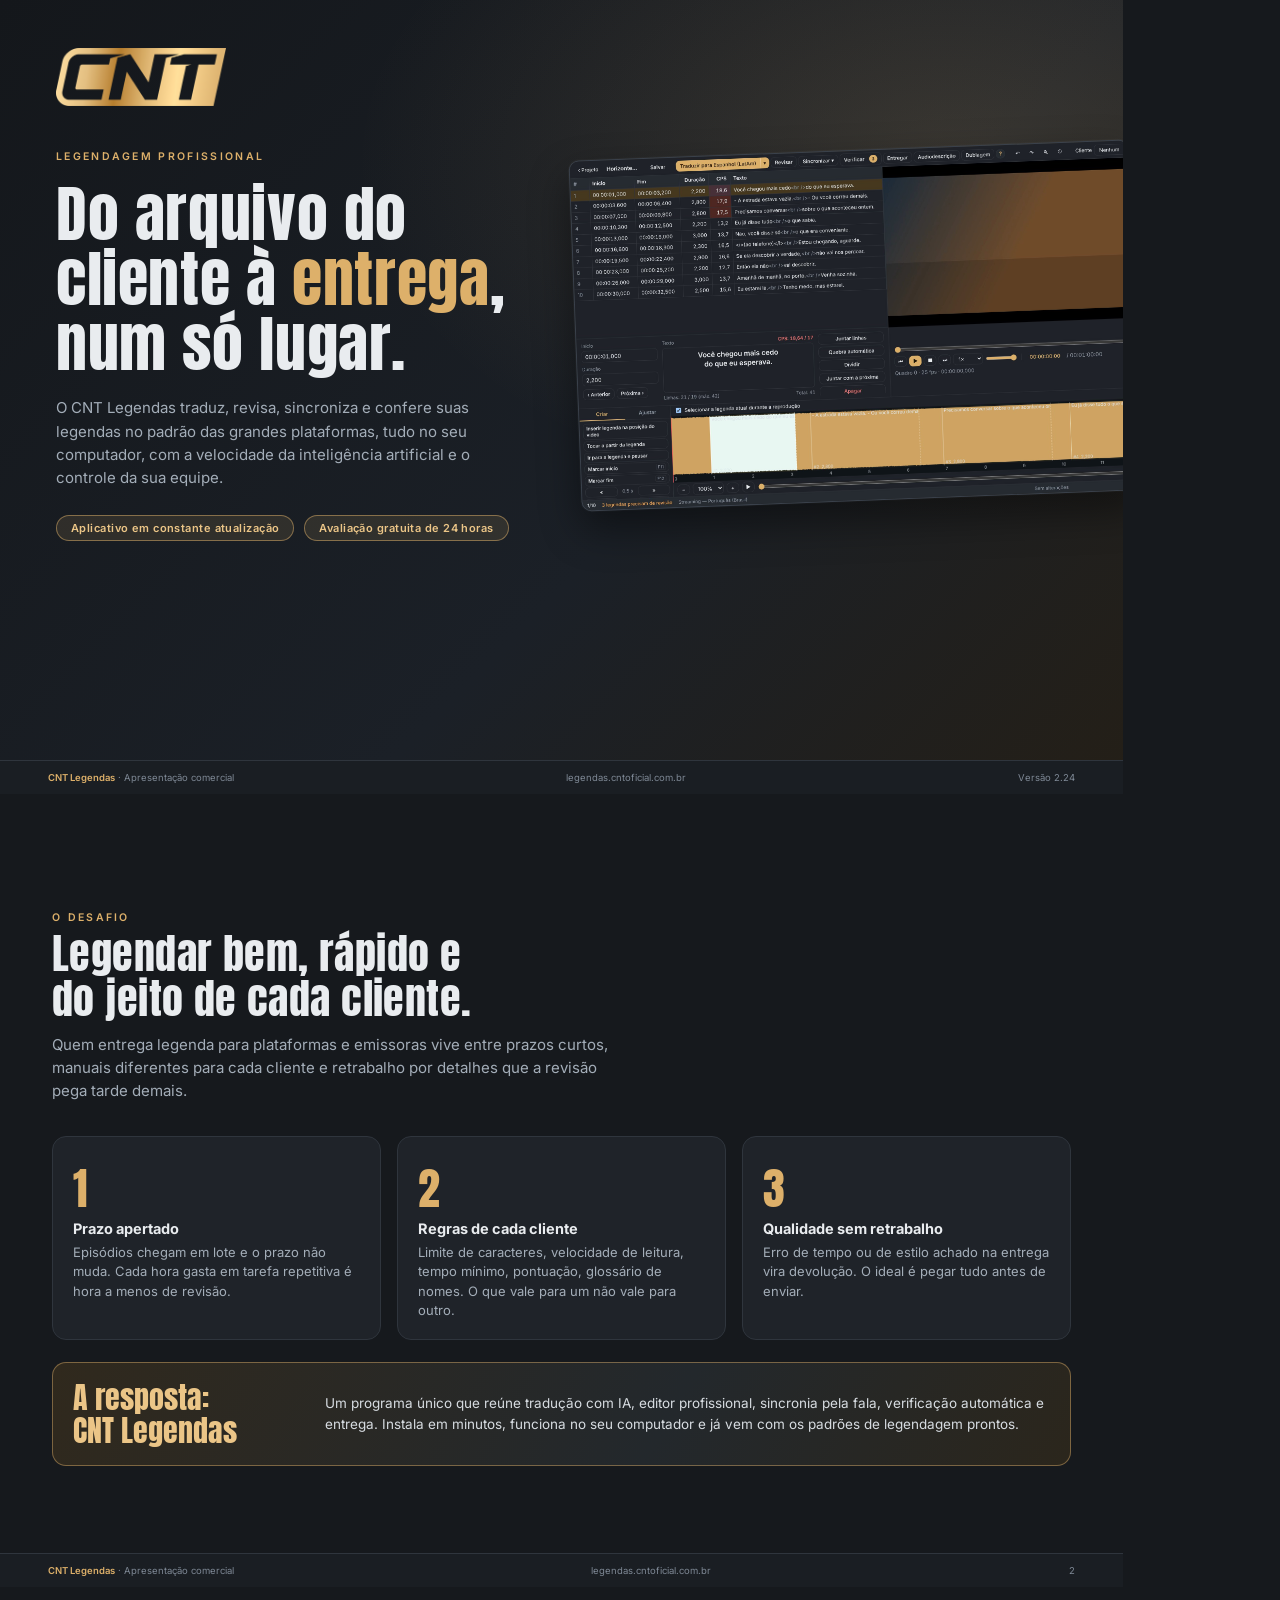
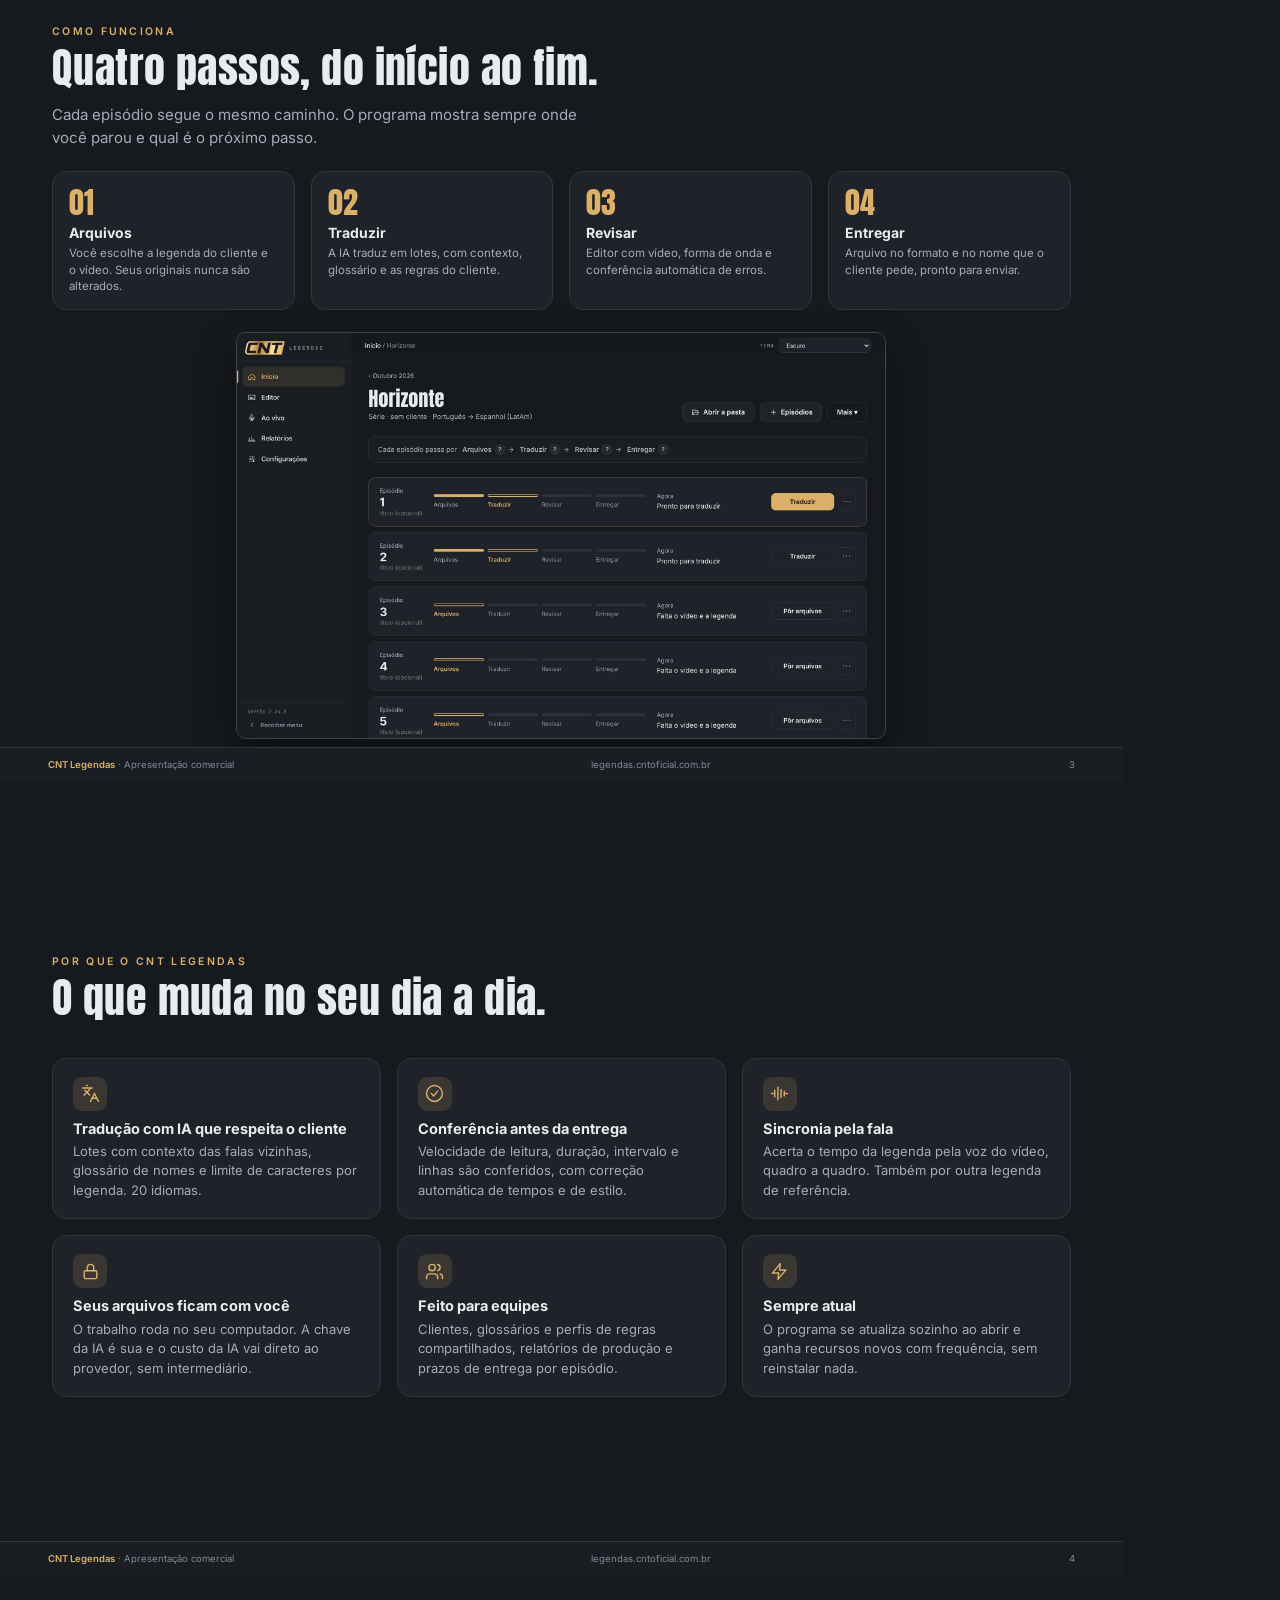
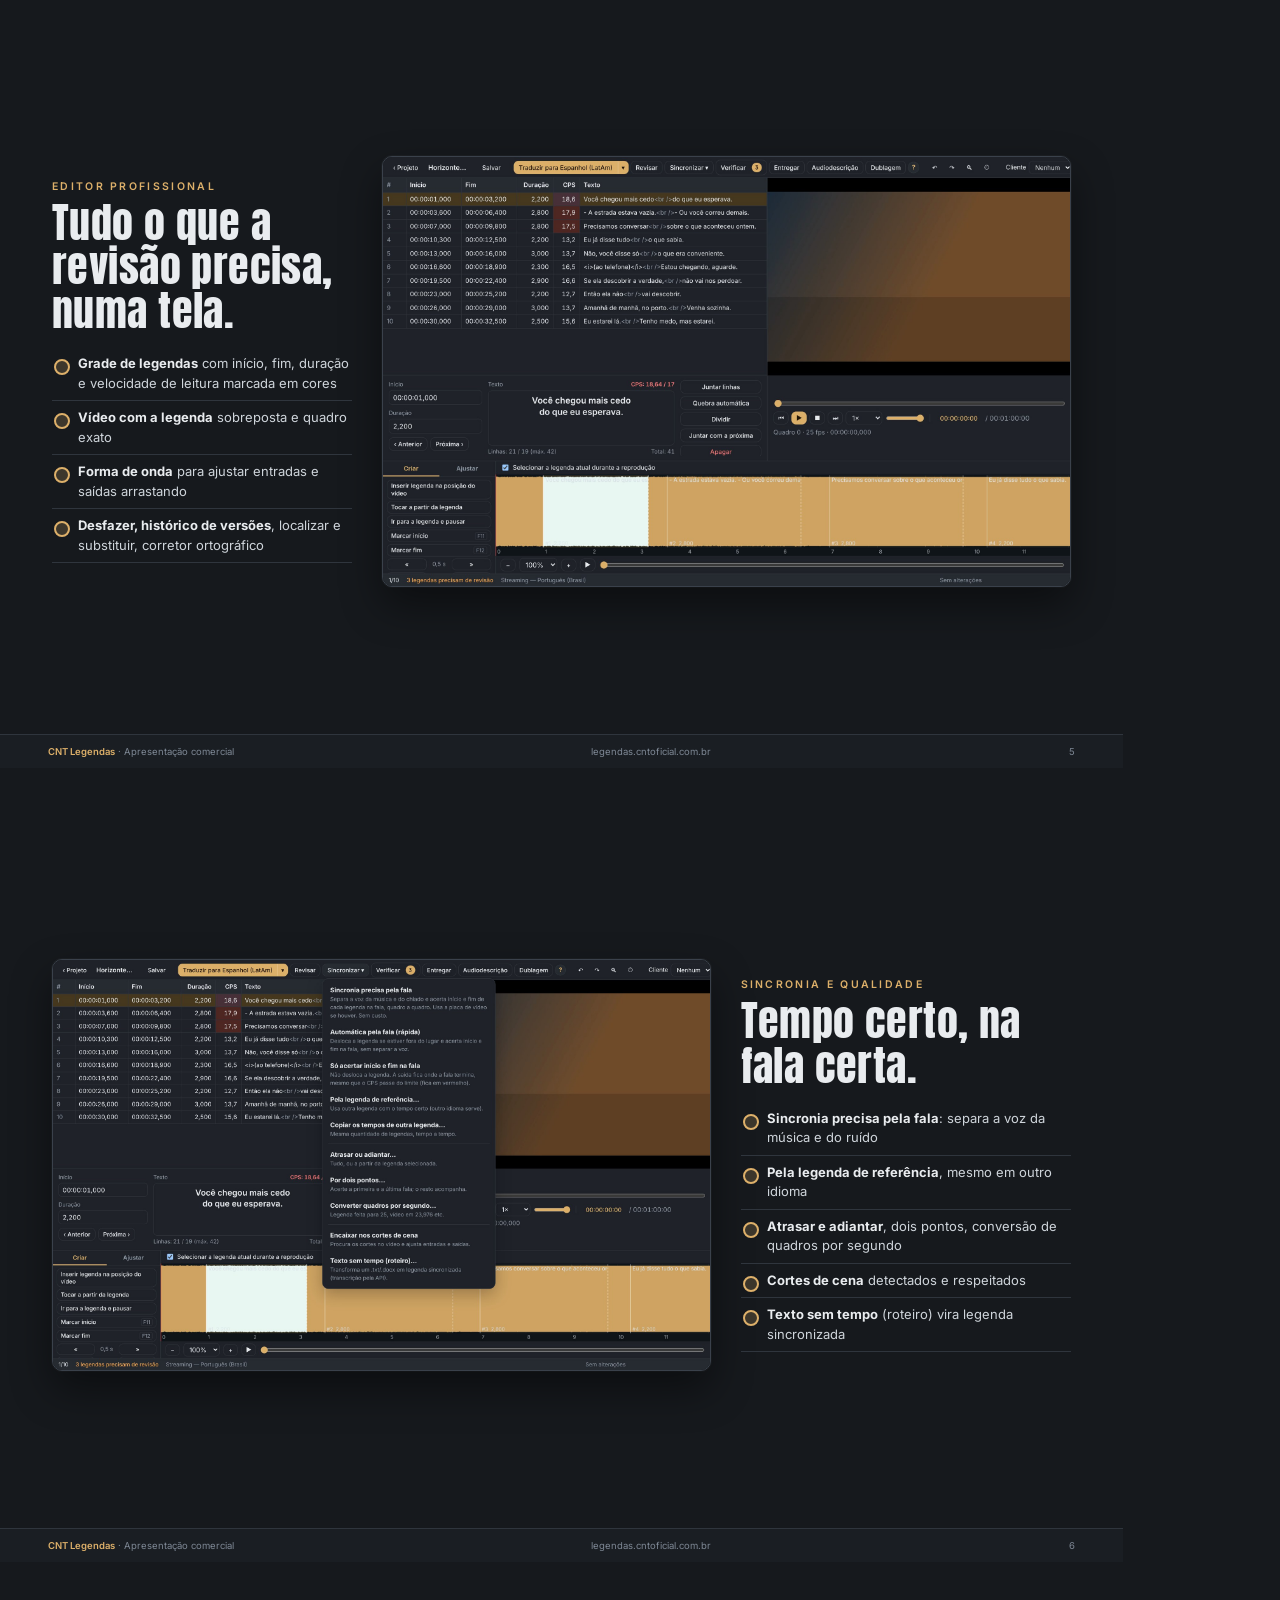
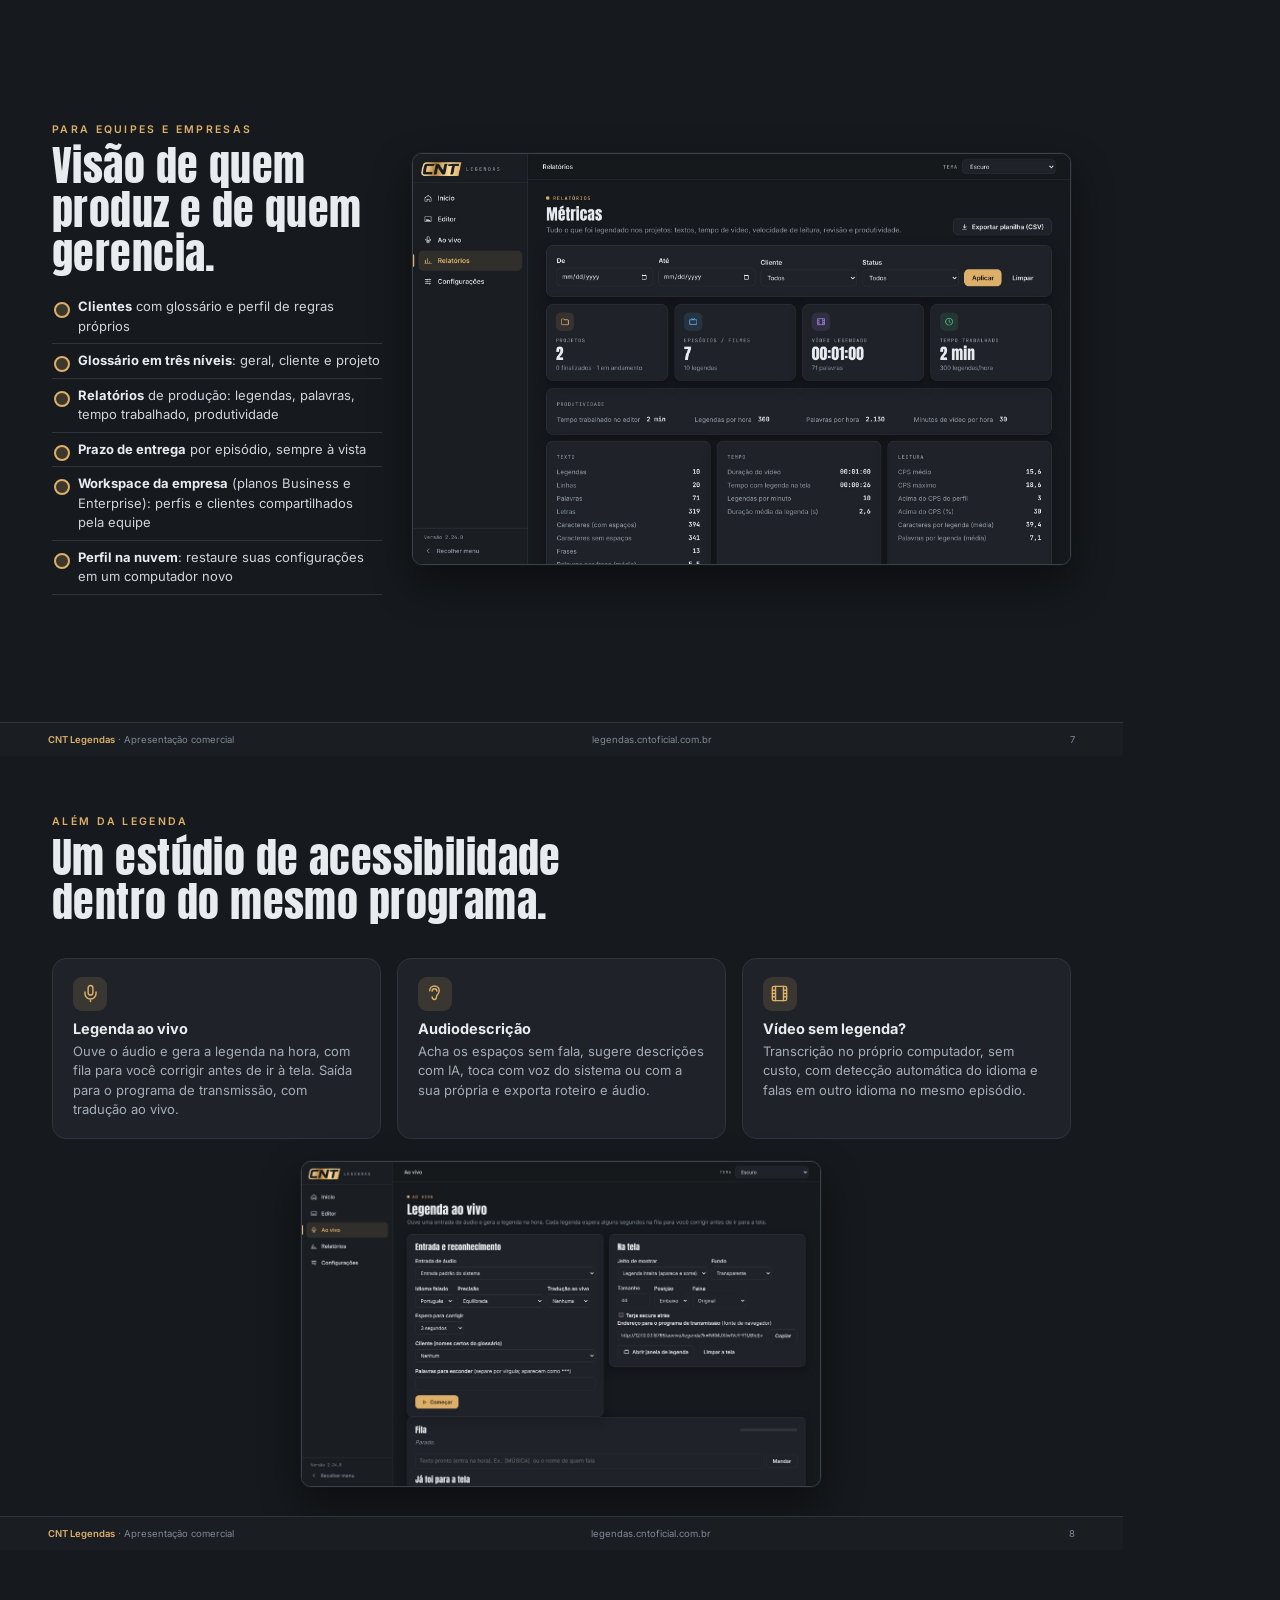
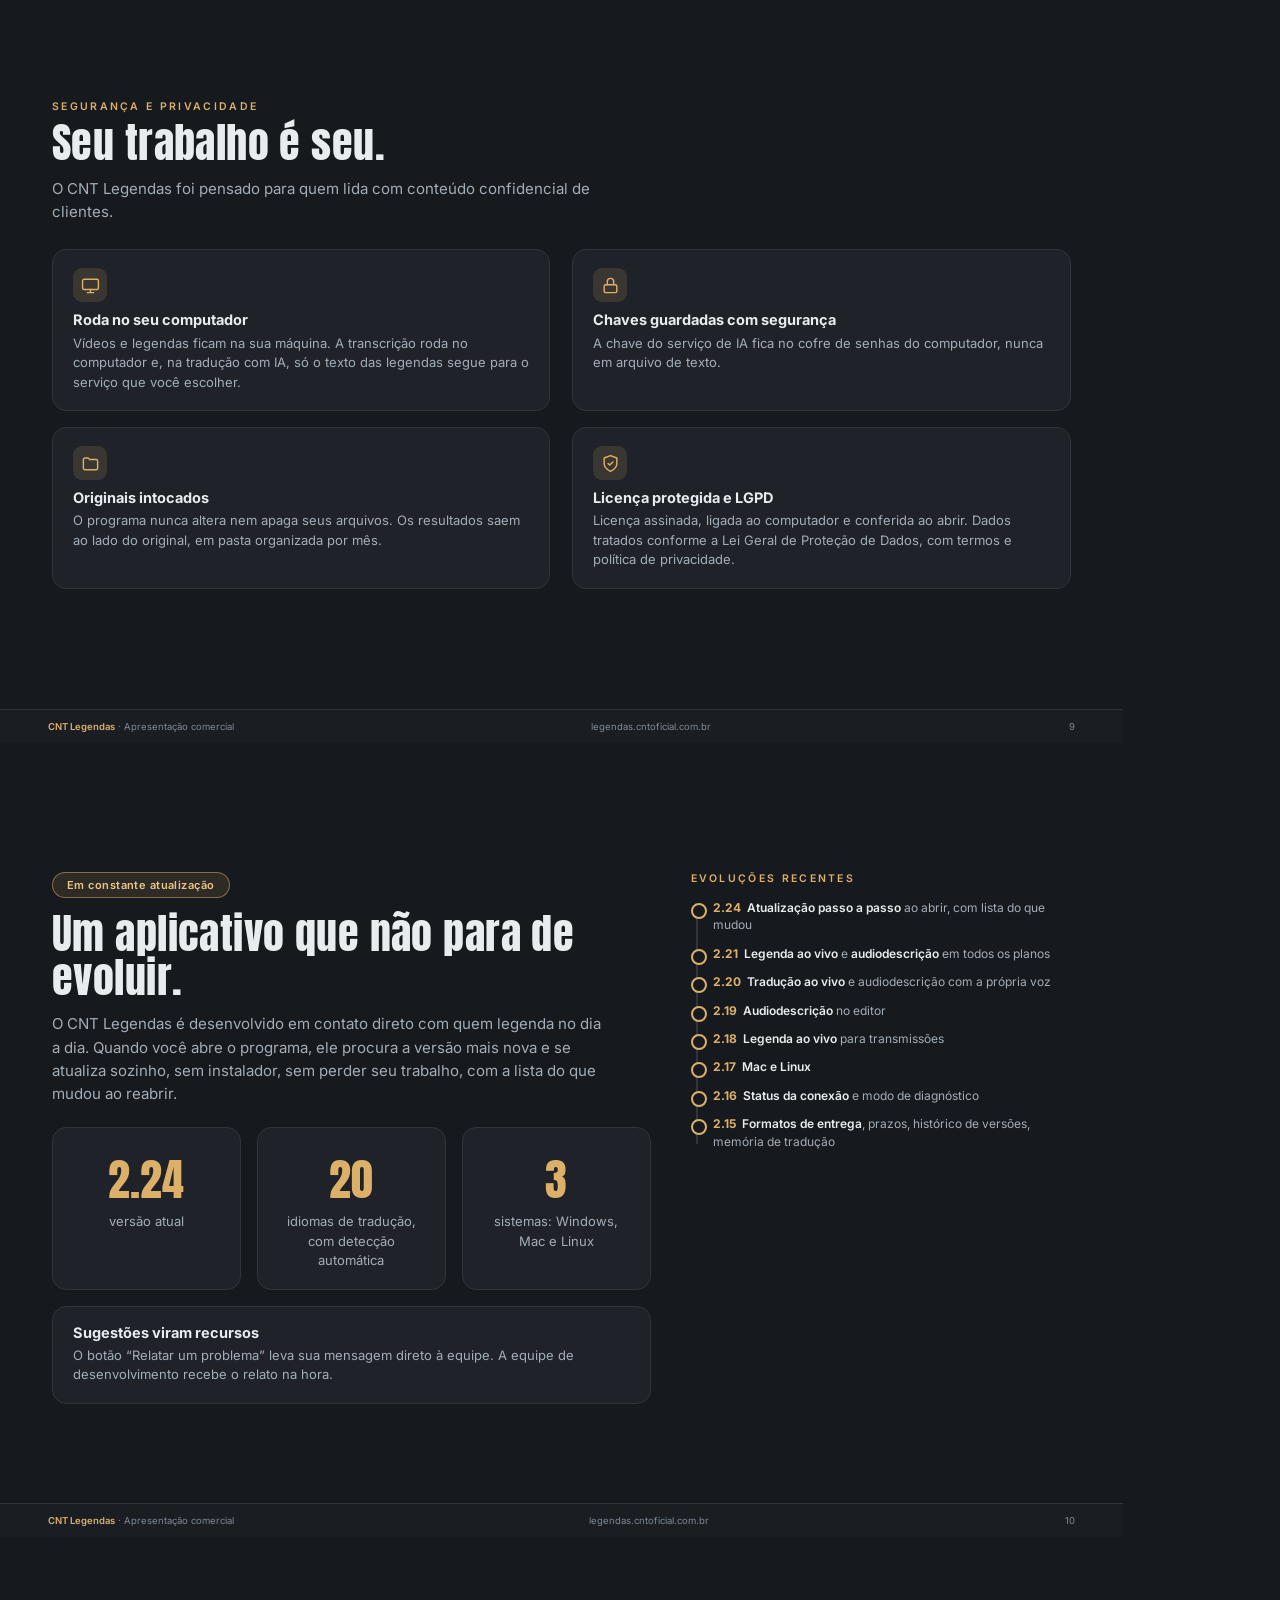
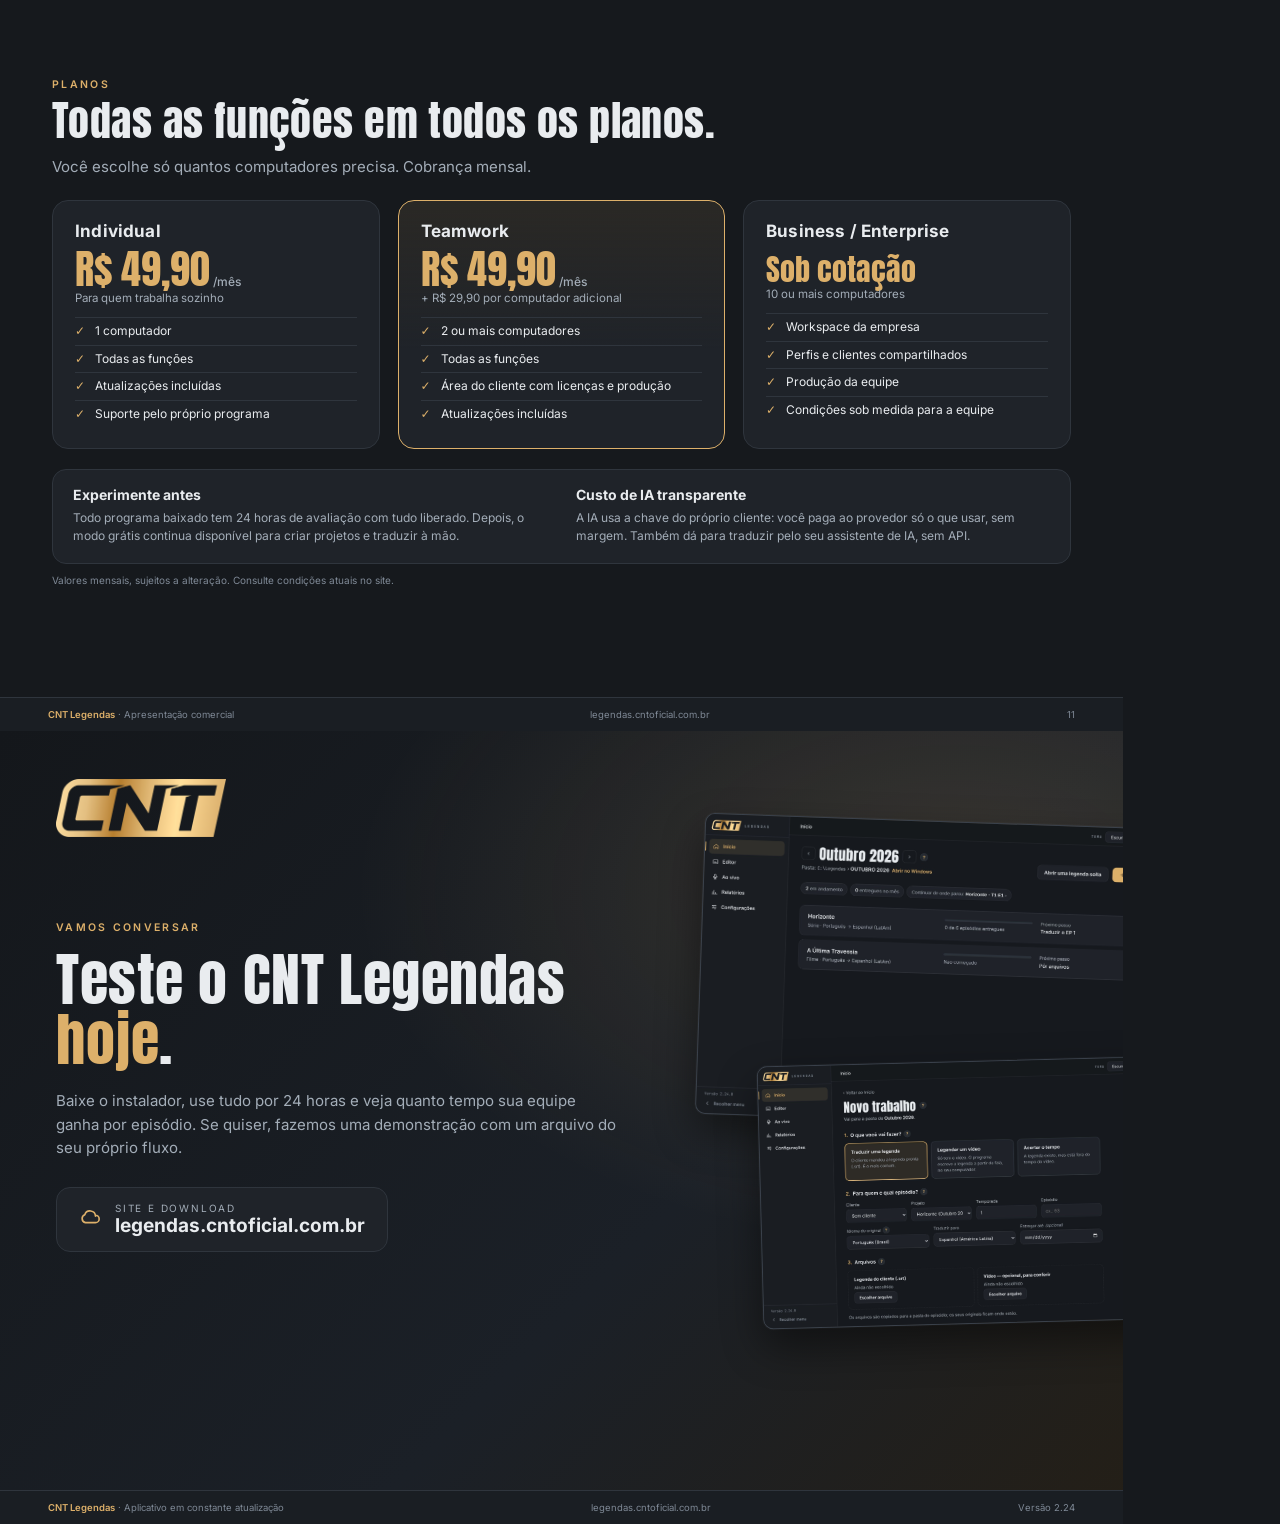
<file: materiais-comerciais/_fonte/comercial.html>
<!doctype html><html lang="pt-BR"><head><meta charset="utf-8"><title>CNT Legendas — Apresentação comercial</title><link rel="stylesheet" href="base.css"><style>
@page{size:297mm 210mm;margin:0}
.pg{width:297mm;height:210mm}
.in{position:absolute;inset:0 0 34px 0;padding:30px 52px 0;display:flex;flex-direction:column;justify-content:center}
.pg img[alt]{width:100%}
h2{font-size:42px;margin:8px 0 12px}
.lead{font-size:15px;line-height:1.55;color:var(--muted);max-width:560px}
.cols{display:grid;gap:16px}
.card h3{font-family:Inter;font-size:14.5px;font-weight:700;margin-bottom:6px;letter-spacing:0}
.card p{font-size:13px;line-height:1.5;color:var(--muted)}
.big{font-size:44px;color:var(--accent);font-family:Anton}
.cover{background:radial-gradient(1000px 600px at 85% 20%,rgba(221,176,106,.16),transparent 60%),linear-gradient(135deg,#14171b,#1b2027 60%,#241f17)}
.step{position:relative;padding:16px 16px 14px;background:var(--panel);border:1px solid var(--line);border-radius:14px}
.step .n{font-family:Anton;font-size:30px;color:var(--accent);line-height:1}
.step b{display:block;font-size:14px;margin:6px 0 4px}
.step span{font-size:11.5px;color:var(--muted);line-height:1.45;display:block}
.plan{background:var(--panel);border:1px solid var(--line);border-radius:16px;padding:22px 22px 20px;display:flex;flex-direction:column}
.plan.hl{border-color:var(--accent);background:linear-gradient(180deg,rgba(221,176,106,.10),var(--panel) 60%)}
.plan h3{font-family:Inter;font-weight:700;font-size:17px}
.plan .pr{font-family:Anton;font-size:40px;color:var(--accent);margin:8px 0 2px;line-height:1}
.plan .pr small{font-family:Inter;font-size:12px;color:var(--muted);font-weight:500}
.plan ul{list-style:none;margin-top:12px}
.plan li{font-size:12px;color:var(--ink);padding:5px 0 5px 20px;position:relative;line-height:1.4;border-top:1px solid var(--line)}
.plan li:before{content:'✓';position:absolute;left:0;color:var(--accent);font-weight:700}
.tl{position:relative;padding-left:22px}
.tl:before{content:'';position:absolute;left:5px;top:6px;bottom:6px;width:2px;background:var(--line)}
.tl div{position:relative;margin-bottom:11px;font-size:12px;line-height:1.45;color:var(--muted)}
.tl div:before{content:'';position:absolute;left:-22px;top:4px;width:12px;height:12px;border-radius:50%;background:var(--bg);border:2px solid var(--accent)}
.tl b{color:var(--ink);font-weight:600}
.tl i{font-style:normal;color:var(--accent);font-weight:700;margin-right:6px}
.chk{list-style:none}.chk li{font-size:13px;line-height:1.5;padding:7px 0 7px 26px;position:relative;border-bottom:1px solid var(--line);color:#cfd5db}
.chk li:before{content:'';position:absolute;left:2px;top:12px;width:12px;height:12px;border-radius:50%;background:rgba(221,176,106,.2);border:2px solid var(--accent)}
.chk b{color:var(--ink)}
</style></head><body><section class="pg cover" style="">
<div style="position:absolute;left:56px;top:48px;width:170px"><img src="../img/logo.png" alt="CNT Legendas"></div>
<div style="position:absolute;left:56px;top:150px;width:470px">
 <div class="eyebrow">Legendagem profissional</div>
 <h1 style="font-size:62px;margin:18px 0 20px">Do arquivo do cliente à <span class="gold">entrega</span>, num só lugar.</h1>
 <p class="lead" style="font-size:15px">O CNT Legendas traduz, revisa, sincroniza e confere suas legendas no padrão das grandes plataformas, tudo no seu computador, com a velocidade da inteligência artificial e o controle da sua equipe.</p>
 <div style="margin-top:26px;display:flex;gap:10px;flex-wrap:wrap"><span class="tag">Aplicativo em constante atualização</span><span class="tag">Avaliação gratuita de 24 horas</span></div>
</div>
<div style="position:absolute;left:575px;top:150px;width:560px;transform:rotate(-2.2deg)"><div class="shot" style=""><img src="../img/editor.jpg"></div></div>
<div class="foot"><span><b>CNT Legendas</b> · Apresentação comercial</span><span>legendas.cntoficial.com.br</span><span>Versão 2.24</span></div></section><section class="pg " style=""><div class="in">
<div class="eyebrow">O desafio</div><h2>Legendar bem, rápido e<br>do jeito de cada cliente.</h2>
<p class="lead">Quem entrega legenda para plataformas e emissoras vive entre prazos curtos, manuais diferentes para cada cliente e retrabalho por detalhes que a revisão pega tarde demais.</p>
<div class="cols" style="grid-template-columns:repeat(3,1fr);margin-top:34px">
 <div class="card"><div class="big">1</div><h3>Prazo apertado</h3><p>Episódios chegam em lote e o prazo não muda. Cada hora gasta em tarefa repetitiva é hora a menos de revisão.</p></div>
 <div class="card"><div class="big">2</div><h3>Regras de cada cliente</h3><p>Limite de caracteres, velocidade de leitura, tempo mínimo, pontuação, glossário de nomes. O que vale para um não vale para outro.</p></div>
 <div class="card"><div class="big">3</div><h3>Qualidade sem retrabalho</h3><p>Erro de tempo ou de estilo achado na entrega vira devolução. O ideal é pegar tudo antes de enviar.</p></div>
</div>
<div class="card" style="margin-top:22px;border-color:rgba(221,176,106,.45);background:linear-gradient(120deg,#30291D,#23282C 60%,#2B261C);display:flex;gap:22px;align-items:center">
 <div style="font-family:Anton;font-size:30px;line-height:1.1;color:var(--accent2);min-width:230px">A resposta:<br>CNT Legendas</div>
 <p style="font-size:13.5px;color:#d7dce1;line-height:1.55">Um programa único que reúne tradução com IA, editor profissional, sincronia pela fala, verificação automática e entrega. Instala em minutos, funciona no seu computador e já vem com os padrões de legendagem prontos.</p>
</div></div><div class="foot"><span><b>CNT Legendas</b> · Apresentação comercial</span><span>legendas.cntoficial.com.br</span><span>2</span></div></section><section class="pg " style=""><div class="in">
<div class="eyebrow">Como funciona</div><h2>Quatro passos, do início ao fim.</h2>
<p class="lead">Cada episódio segue o mesmo caminho. O programa mostra sempre onde você parou e qual é o próximo passo.</p>
<div class="cols" style="grid-template-columns:repeat(4,1fr);margin-top:22px">
 <div class="step"><div class="n">01</div><b>Arquivos</b><span>Você escolhe a legenda do cliente e o vídeo. Seus originais nunca são alterados.</span></div>
 <div class="step"><div class="n">02</div><b>Traduzir</b><span>A IA traduz em lotes, com contexto, glossário e as regras do cliente.</span></div>
 <div class="step"><div class="n">03</div><b>Revisar</b><span>Editor com vídeo, forma de onda e conferência automática de erros.</span></div>
 <div class="step"><div class="n">04</div><b>Entregar</b><span>Arquivo no formato e no nome que o cliente pede, pronto para enviar.</span></div>
</div>
<div style="margin-top:22px;width:650px;margin-left:auto;margin-right:auto"><div class="shot" style=""><img src="../img/projeto.jpg"></div></div>
</div><div class="foot"><span><b>CNT Legendas</b> · Apresentação comercial</span><span>legendas.cntoficial.com.br</span><span>3</span></div></section><section class="pg " style=""><div class="in">
<div class="eyebrow">Por que o CNT Legendas</div><h2>O que muda no seu dia a dia.</h2>
<div class="cols" style="grid-template-columns:repeat(3,1fr);margin-top:26px">
<div class="card"><div class="ico"><svg viewBox="0 0 24 24"><path d="M5 8l6 6M4 14l6-6 2-3M2 5h12M7 2h1M22 22l-5-10-5 10M14 18h6"/></svg></div><h3>Tradução com IA que respeita o cliente</h3><p>Lotes com contexto das falas vizinhas, glossário de nomes e limite de caracteres por legenda. 20 idiomas.</p></div>
<div class="card"><div class="ico"><svg viewBox="0 0 24 24"><circle cx="12" cy="12" r="10"/><path d="M8 12l3 3 5-6"/></svg></div><h3>Conferência antes da entrega</h3><p>Velocidade de leitura, duração, intervalo e linhas são conferidos, com correção automática de tempos e de estilo.</p></div>
<div class="card"><div class="ico"><svg viewBox="0 0 24 24"><path d="M2 12h2M6 8v8M10 4v16M14 7v10M18 9v6M22 12h-2"/></svg></div><h3>Sincronia pela fala</h3><p>Acerta o tempo da legenda pela voz do vídeo, quadro a quadro. Também por outra legenda de referência.</p></div>
<div class="card"><div class="ico"><svg viewBox="0 0 24 24"><rect x="4" y="11" width="16" height="10" rx="2"/><path d="M8 11V7a4 4 0 0 1 8 0v4"/></svg></div><h3>Seus arquivos ficam com você</h3><p>O trabalho roda no seu computador. A chave da IA é sua e o custo da IA vai direto ao provedor, sem intermediário.</p></div>
<div class="card"><div class="ico"><svg viewBox="0 0 24 24"><path d="M16 21v-2a4 4 0 0 0-4-4H6a4 4 0 0 0-4 4v2"/><circle cx="9" cy="7" r="4"/><path d="M22 21v-2a4 4 0 0 0-3-3.9M16 3.1a4 4 0 0 1 0 7.8"/></svg></div><h3>Feito para equipes</h3><p>Clientes, glossários e perfis de regras compartilhados, relatórios de produção e prazos de entrega por episódio.</p></div>
<div class="card"><div class="ico"><svg viewBox="0 0 24 24"><path d="M13 2L3 14h8l-1 8 10-12h-8z"/></svg></div><h3>Sempre atual</h3><p>O programa se atualiza sozinho ao abrir e ganha recursos novos com frequência, sem reinstalar nada.</p></div>
</div></div><div class="foot"><span><b>CNT Legendas</b> · Apresentação comercial</span><span>legendas.cntoficial.com.br</span><span>4</span></div></section><section class="pg " style=""><div class="in" style="padding-top:34px">
<div style="display:grid;grid-template-columns:300px 1fr;gap:30px;align-items:center;height:100%">
<div><div class="eyebrow">Editor profissional</div><h2>Tudo o que a revisão precisa, numa tela.</h2>
<ul class="chk" style="margin-top:14px">
<li><b>Grade de legendas</b> com início, fim, duração e velocidade de leitura marcada em cores</li>
<li><b>Vídeo com a legenda</b> sobreposta e quadro exato</li>
<li><b>Forma de onda</b> para ajustar entradas e saídas arrastando</li>
<li><b>Desfazer, histórico de versões</b>, localizar e substituir, corretor ortográfico</li>
</ul></div>
<div class="shot" style=""><img src="../img/editor.jpg"></div>
</div></div><div class="foot"><span><b>CNT Legendas</b> · Apresentação comercial</span><span>legendas.cntoficial.com.br</span><span>5</span></div></section><section class="pg " style=""><div class="in" style="padding-top:34px">
<div style="display:grid;grid-template-columns:1fr 330px;gap:30px;align-items:center;height:100%">
<div class="shot" style=""><img src="../img/sincronizar.jpg"></div>
<div><div class="eyebrow">Sincronia e qualidade</div><h2>Tempo certo, na fala certa.</h2>
<ul class="chk" style="margin-top:14px">
<li><b>Sincronia precisa pela fala</b>: separa a voz da música e do ruído</li>
<li><b>Pela legenda de referência</b>, mesmo em outro idioma</li>
<li><b>Atrasar e adiantar</b>, dois pontos, conversão de quadros por segundo</li>
<li><b>Cortes de cena</b> detectados e respeitados</li>
<li><b>Texto sem tempo</b> (roteiro) vira legenda sincronizada</li>
</ul></div></div></div><div class="foot"><span><b>CNT Legendas</b> · Apresentação comercial</span><span>legendas.cntoficial.com.br</span><span>6</span></div></section><section class="pg " style=""><div class="in" style="padding-top:34px">
<div style="display:grid;grid-template-columns:330px 1fr;gap:30px;align-items:center;height:100%">
<div><div class="eyebrow">Para equipes e empresas</div><h2>Visão de quem produz e de quem gerencia.</h2>
<ul class="chk" style="margin-top:14px">
<li><b>Clientes</b> com glossário e perfil de regras próprios</li>
<li><b>Glossário em três níveis</b>: geral, cliente e projeto</li>
<li><b>Relatórios</b> de produção: legendas, palavras, tempo trabalhado, produtividade</li>
<li><b>Prazo de entrega</b> por episódio, sempre à vista</li>
<li><b>Workspace da empresa</b> (planos Business e Enterprise): perfis e clientes compartilhados pela equipe</li>
<li><b>Perfil na nuvem</b>: restaure suas configurações em um computador novo</li>
</ul></div>
<div class="shot" style=""><img src="../img/relatorios.jpg"></div>
</div></div><div class="foot"><span><b>CNT Legendas</b> · Apresentação comercial</span><span>legendas.cntoficial.com.br</span><span>7</span></div></section><section class="pg " style=""><div class="in">
<div class="eyebrow">Além da legenda</div><h2>Um estúdio de acessibilidade<br>dentro do mesmo programa.</h2>
<div style="display:grid;grid-template-columns:1fr 1fr 1fr;gap:16px;margin-top:22px">
<div class="card"><div class="ico"><svg viewBox="0 0 24 24"><rect x="9" y="2" width="6" height="12" rx="3"/><path d="M5 10v2a7 7 0 0 0 14 0v-2M12 19v3"/></svg></div><h3>Legenda ao vivo</h3><p>Ouve o áudio e gera a legenda na hora, com fila para você corrigir antes de ir à tela. Saída para o programa de transmissão, com tradução ao vivo.</p></div>
<div class="card"><div class="ico"><svg viewBox="0 0 24 24"><path d="M6 8.5a6 6 0 1 1 12 0c0 3-2 4-3 6s0 5-3 5-3-2-3-3"/><path d="M9 9a3 3 0 0 1 6 0"/></svg></div><h3>Audiodescrição</h3><p>Acha os espaços sem fala, sugere descrições com IA, toca com voz do sistema ou com a sua própria e exporta roteiro e áudio.</p></div>
<div class="card"><div class="ico"><svg viewBox="0 0 24 24"><rect x="3" y="3" width="18" height="18" rx="2"/><path d="M7 3v18M17 3v18M3 8h4M3 12h4M3 16h4M17 8h4M17 12h4M17 16h4"/></svg></div><h3>Vídeo sem legenda?</h3><p>Transcrição no próprio computador, sem custo, com detecção automática do idioma e falas em outro idioma no mesmo episódio.</p></div>
</div>
<div style="margin-top:22px;width:520px;margin-left:auto;margin-right:auto"><div class="shot" style=""><img src="../img/ao-vivo.jpg"></div></div>
</div><div class="foot"><span><b>CNT Legendas</b> · Apresentação comercial</span><span>legendas.cntoficial.com.br</span><span>8</span></div></section><section class="pg " style=""><div class="in">
<div class="eyebrow">Segurança e privacidade</div><h2>Seu trabalho é seu.</h2>
<p class="lead">O CNT Legendas foi pensado para quem lida com conteúdo confidencial de clientes.</p>
<div class="cols" style="grid-template-columns:repeat(2,1fr);margin-top:26px;gap:16px 22px">
<div class="card"><div class="ico"><svg viewBox="0 0 24 24"><rect x="2" y="4" width="20" height="13" rx="2"/><path d="M8 21h8M12 17v4"/></svg></div><h3>Roda no seu computador</h3><p>Vídeos e legendas ficam na sua máquina. A transcrição roda no computador e, na tradução com IA, só o texto das legendas segue para o serviço que você escolher.</p></div>
<div class="card"><div class="ico"><svg viewBox="0 0 24 24"><rect x="4" y="11" width="16" height="10" rx="2"/><path d="M8 11V7a4 4 0 0 1 8 0v4"/></svg></div><h3>Chaves guardadas com segurança</h3><p>A chave do serviço de IA fica no cofre de senhas do computador, nunca em arquivo de texto.</p></div>
<div class="card"><div class="ico"><svg viewBox="0 0 24 24"><path d="M3 7a2 2 0 0 1 2-2h4l2 2h8a2 2 0 0 1 2 2v9a2 2 0 0 1-2 2H5a2 2 0 0 1-2-2z"/></svg></div><h3>Originais intocados</h3><p>O programa nunca altera nem apaga seus arquivos. Os resultados saem ao lado do original, em pasta organizada por mês.</p></div>
<div class="card"><div class="ico"><svg viewBox="0 0 24 24"><path d="M12 22s8-4 8-10V5l-8-3-8 3v7c0 6 8 10 8 10z"/><path d="M9 12l2 2 4-4"/></svg></div><h3>Licença protegida e LGPD</h3><p>Licença assinada, ligada ao computador e conferida ao abrir. Dados tratados conforme a Lei Geral de Proteção de Dados, com termos e política de privacidade.</p></div>
</div></div><div class="foot"><span><b>CNT Legendas</b> · Apresentação comercial</span><span>legendas.cntoficial.com.br</span><span>9</span></div></section><section class="pg " style=""><div class="in">
<div style="display:grid;grid-template-columns:1fr 380px;gap:40px">
<div><span class="tag">Em constante atualização</span><h2 style="margin-top:14px">Um aplicativo que não para de evoluir.</h2>
<p class="lead">O CNT Legendas é desenvolvido em contato direto com quem legenda no dia a dia. Quando você abre o programa, ele procura a versão mais nova e se atualiza sozinho, sem instalador, sem perder seu trabalho, com a lista do que mudou ao reabrir.</p>
<div class="cols" style="grid-template-columns:repeat(3,1fr);margin-top:22px">
 <div class="card" style="text-align:center"><div class="big">2.24</div><p>versão atual</p></div>
 <div class="card" style="text-align:center"><div class="big">20</div><p>idiomas de tradução, com detecção automática</p></div>
 <div class="card" style="text-align:center"><div class="big">3</div><p>sistemas: Windows, Mac e Linux</p></div>
</div>
<div class="card" style="margin-top:16px"><h3>Sugestões viram recursos</h3><p>O botão “Relatar um problema” leva sua mensagem direto à equipe. A equipe de desenvolvimento recebe o relato na hora.</p></div>
</div>
<div><div class="eyebrow" style="margin-bottom:14px">Evoluções recentes</div>
<div class="tl">
<div><i>2.24</i><b>Atualização passo a passo</b> ao abrir, com lista do que mudou</div>
<div><i>2.21</i><b>Legenda ao vivo</b> e <b>audiodescrição</b> em todos os planos</div>
<div><i>2.20</i><b>Tradução ao vivo</b> e audiodescrição com a própria voz</div>
<div><i>2.19</i><b>Audiodescrição</b> no editor</div>
<div><i>2.18</i><b>Legenda ao vivo</b> para transmissões</div>
<div><i>2.17</i><b>Mac e Linux</b></div>
<div><i>2.16</i><b>Status da conexão</b> e modo de diagnóstico</div>
<div><i>2.15</i><b>Formatos de entrega</b>, prazos, histórico de versões, memória de tradução</div>
</div></div></div></div><div class="foot"><span><b>CNT Legendas</b> · Apresentação comercial</span><span>legendas.cntoficial.com.br</span><span>10</span></div></section><section class="pg " style=""><div class="in">
<div class="eyebrow">Planos</div><h2>Todas as funções em todos os planos.</h2>
<p class="lead">Você escolhe só quantos computadores precisa. Cobrança mensal.</p>
<div class="cols" style="grid-template-columns:repeat(3,1fr);margin-top:22px;gap:18px">
<div class="plan"><h3>Individual</h3><div class="pr">R$ 49,90<small> /mês</small></div><span style="font-size:11.5px;color:var(--muted)">Para quem trabalha sozinho</span>
<ul><li>1 computador</li><li>Todas as funções</li><li>Atualizações incluídas</li><li>Suporte pelo próprio programa</li></ul></div>
<div class="plan hl"><h3>Teamwork</h3><div class="pr">R$ 49,90<small> /mês</small></div><span style="font-size:11.5px;color:var(--muted)">+ R$ 29,90 por computador adicional</span>
<ul><li>2 ou mais computadores</li><li>Todas as funções</li><li>Área do cliente com licenças e produção</li><li>Atualizações incluídas</li></ul></div>
<div class="plan"><h3>Business / Enterprise</h3><div class="pr" style="font-size:30px;margin-top:14px">Sob cotação</div><span style="font-size:11.5px;color:var(--muted)">10 ou mais computadores</span>
<ul><li>Workspace da empresa</li><li>Perfis e clientes compartilhados</li><li>Produção da equipe</li><li>Condições sob medida para a equipe</li></ul></div>
</div>
<div class="card" style="margin-top:20px;display:flex;gap:30px;align-items:center">
<div style="flex:1"><h3 style="font-family:Inter;font-weight:700;font-size:14px">Experimente antes</h3><p style="font-size:12px;color:var(--muted);line-height:1.5;margin-top:4px">Todo programa baixado tem 24 horas de avaliação com tudo liberado. Depois, o modo grátis continua disponível para criar projetos e traduzir à mão.</p></div>
<div style="flex:1"><h3 style="font-family:Inter;font-weight:700;font-size:14px">Custo de IA transparente</h3><p style="font-size:12px;color:var(--muted);line-height:1.5;margin-top:4px">A IA usa a chave do próprio cliente: você paga ao provedor só o que usar, sem margem. Também dá para traduzir pelo seu assistente de IA, sem API.</p></div></div>
<p style="font-size:10px;color:#7f8996;margin-top:10px">Valores mensais, sujeitos a alteração. Consulte condições atuais no site.</p>
</div><div class="foot"><span><b>CNT Legendas</b> · Apresentação comercial</span><span>legendas.cntoficial.com.br</span><span>11</span></div></section><section class="pg cover" style="">
<div style="position:absolute;left:56px;top:48px;width:170px"><img src="../img/logo.png" alt="CNT Legendas"></div>
<div style="position:absolute;left:56px;top:190px;width:600px">
 <div class="eyebrow">Vamos conversar</div>
 <h1 style="font-size:58px;margin:16px 0 18px">Teste o CNT Legendas <span class="gold">hoje</span>.</h1>
 <p class="lead" style="font-size:15px">Baixe o instalador, use tudo por 24 horas e veja quanto tempo sua equipe ganha por episódio. Se quiser, fazemos uma demonstração com um arquivo do seu próprio fluxo.</p>
 <div style="margin-top:28px;display:flex;flex-direction:column;gap:10px">
  <div class="card" style="display:inline-flex;gap:14px;align-items:center;width:max-content;padding:14px 22px"><span style="color:var(--accent)"><svg viewBox="0 0 24 24" width="22" height="22" style="stroke:currentColor;fill:none;stroke-width:1.8;stroke-linecap:round;stroke-linejoin:round"><path d="M18 10a6 6 0 0 0-11.7-1.6A4.5 4.5 0 0 0 7 17h11a4 4 0 0 0 0-8z"/></svg></span><div><div style="font-size:10px;letter-spacing:.18em;color:var(--muted)">SITE E DOWNLOAD</div><div style="font-size:19px;font-weight:700">legendas.cntoficial.com.br</div></div></div>
 </div>
</div>
<div style="position:absolute;left:700px;top:90px;width:480px;transform:rotate(2deg)"><div class="shot" style=""><img src="../img/inicio.jpg"></div></div>
<div style="position:absolute;left:760px;top:330px;width:420px;transform:rotate(-1.5deg)"><div class="shot" style=""><img src="../img/novo-trabalho.jpg"></div></div>
<div class="foot"><span><b>CNT Legendas</b> · Aplicativo em constante atualização</span><span>legendas.cntoficial.com.br</span><span>Versão 2.24</span></div></section></body></html>
</file>
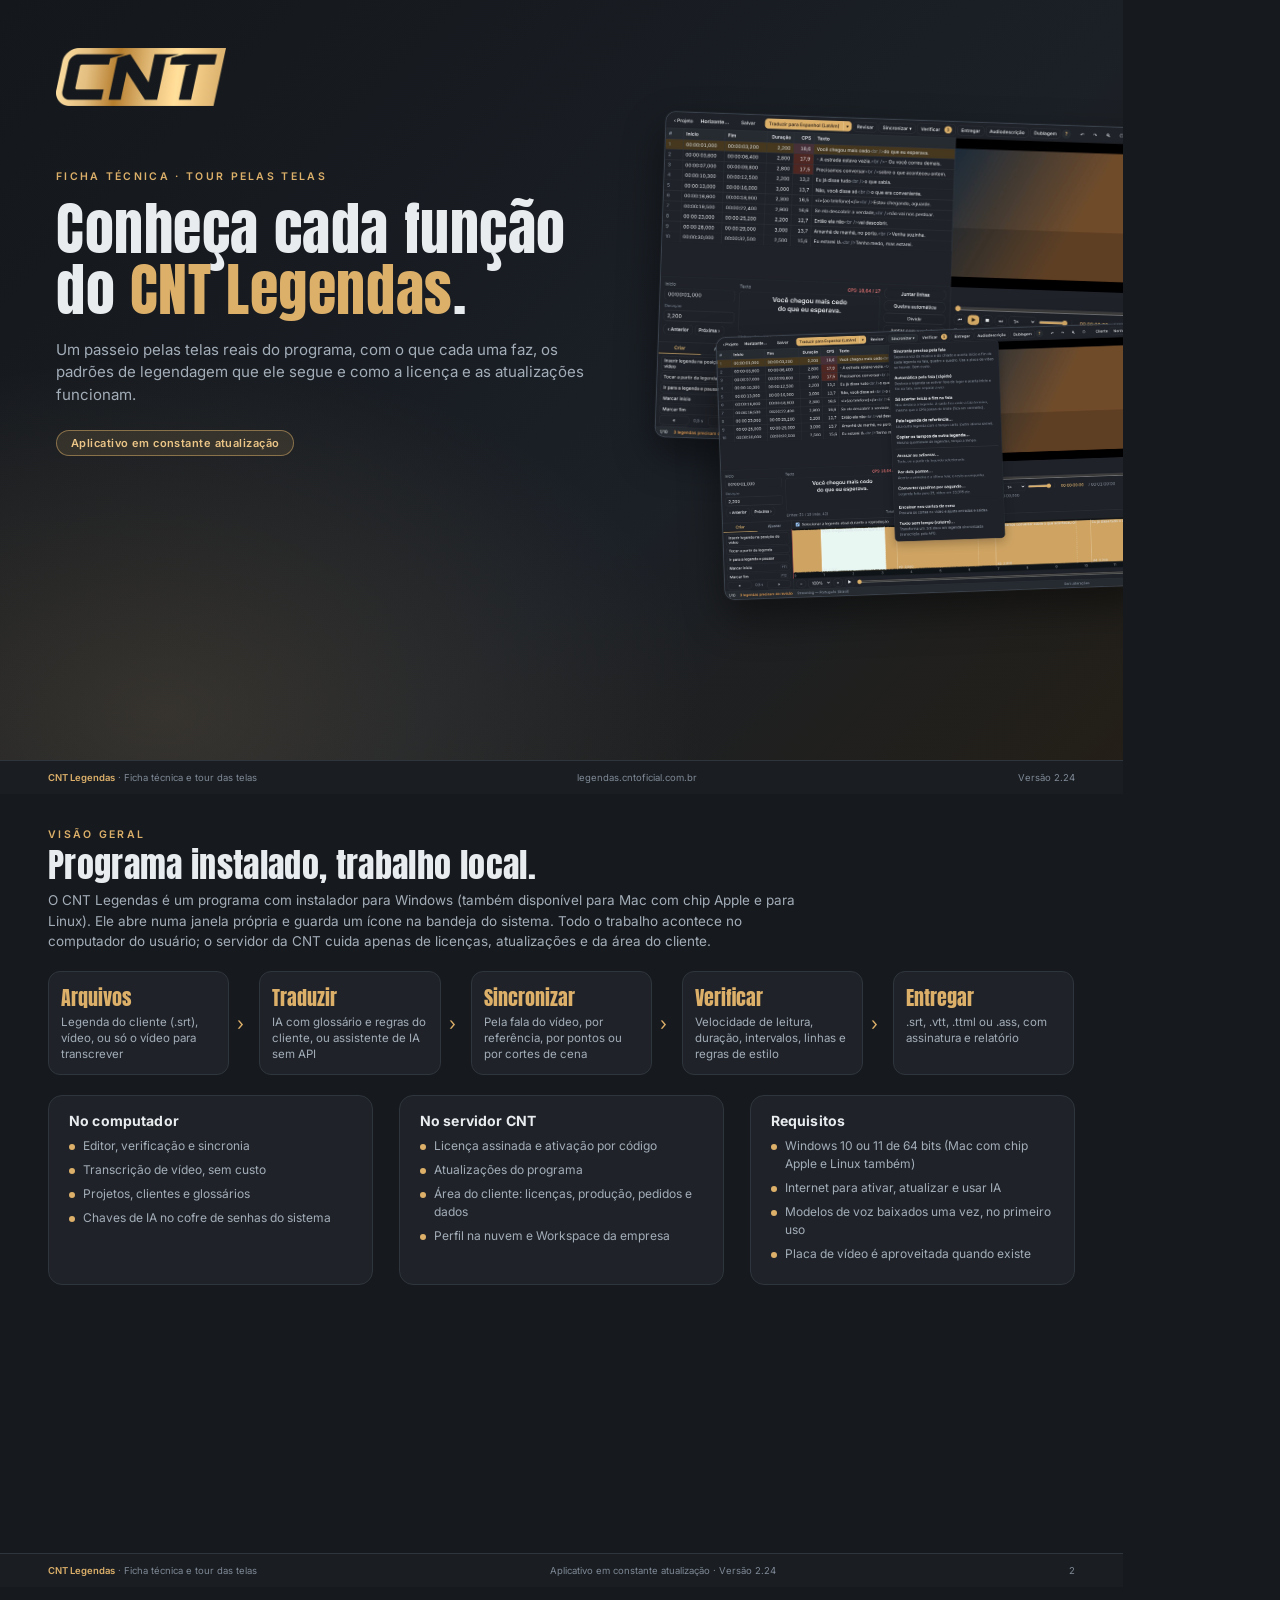
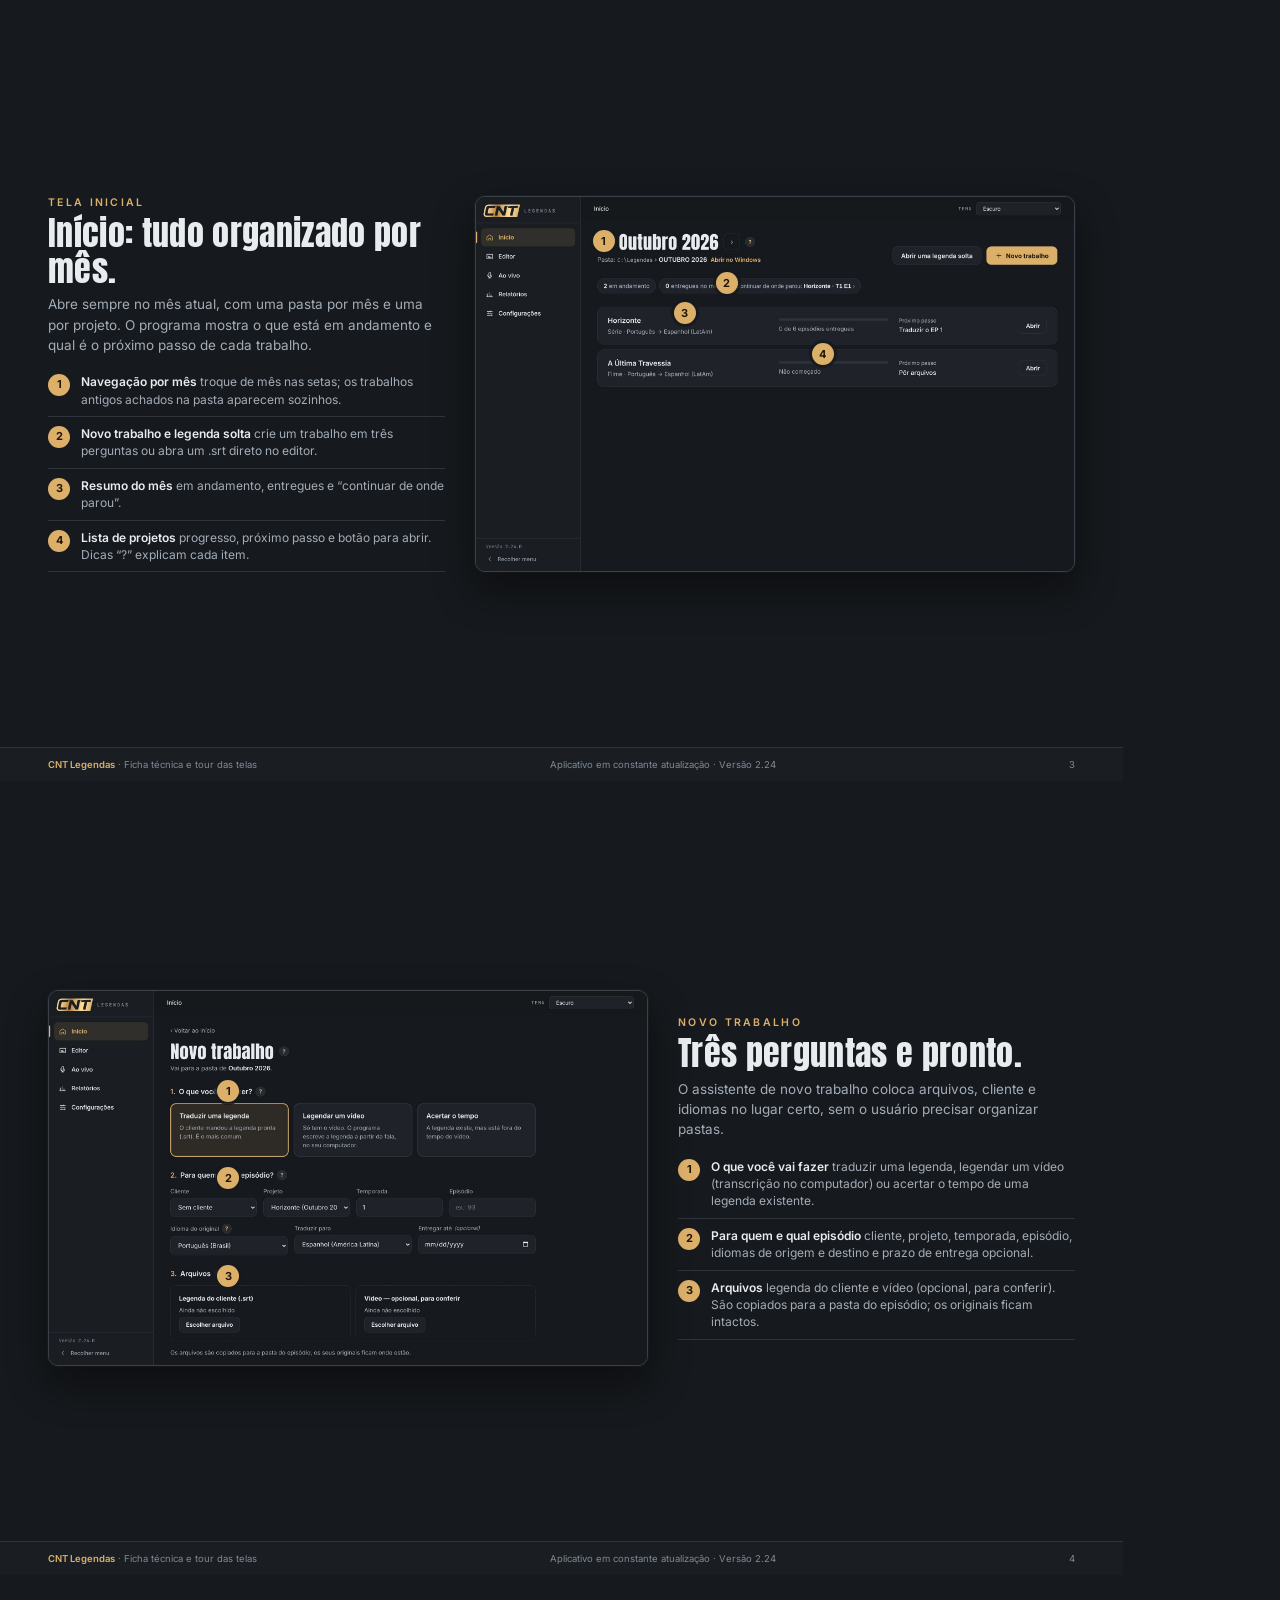
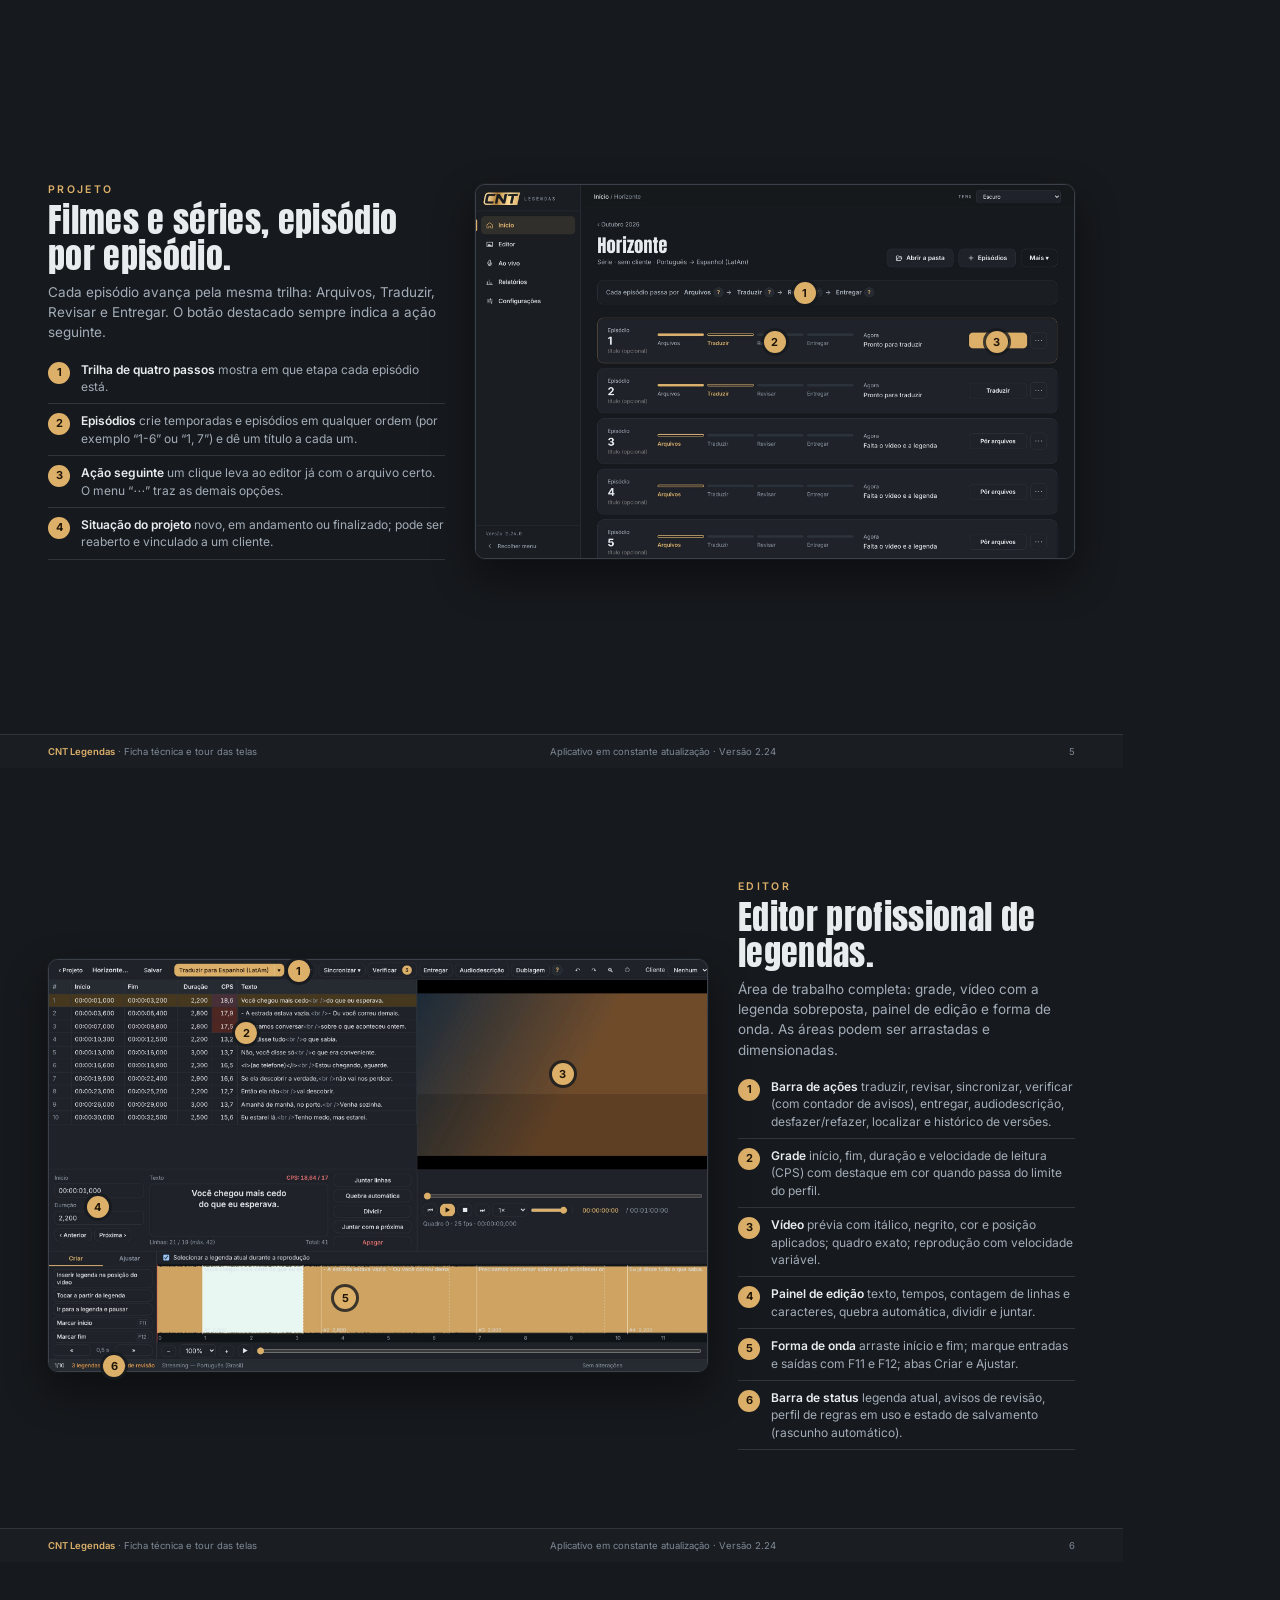
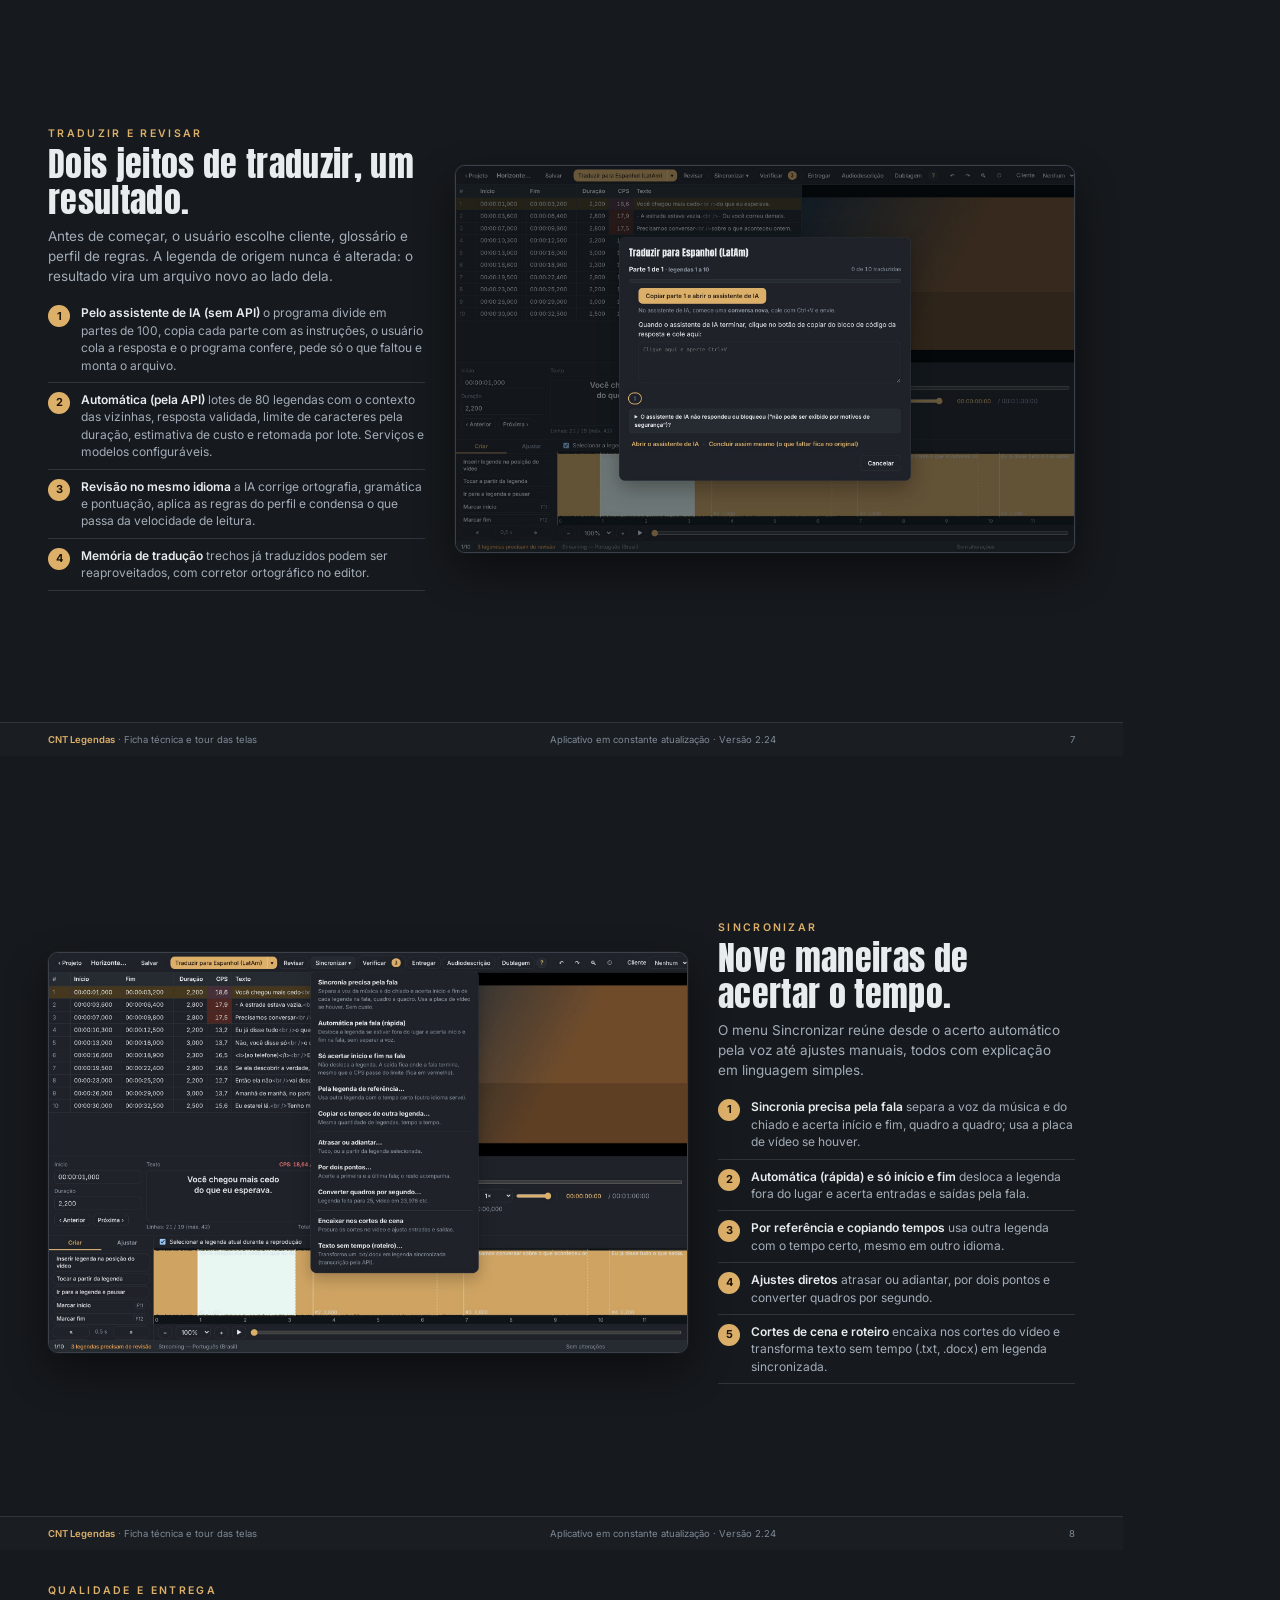
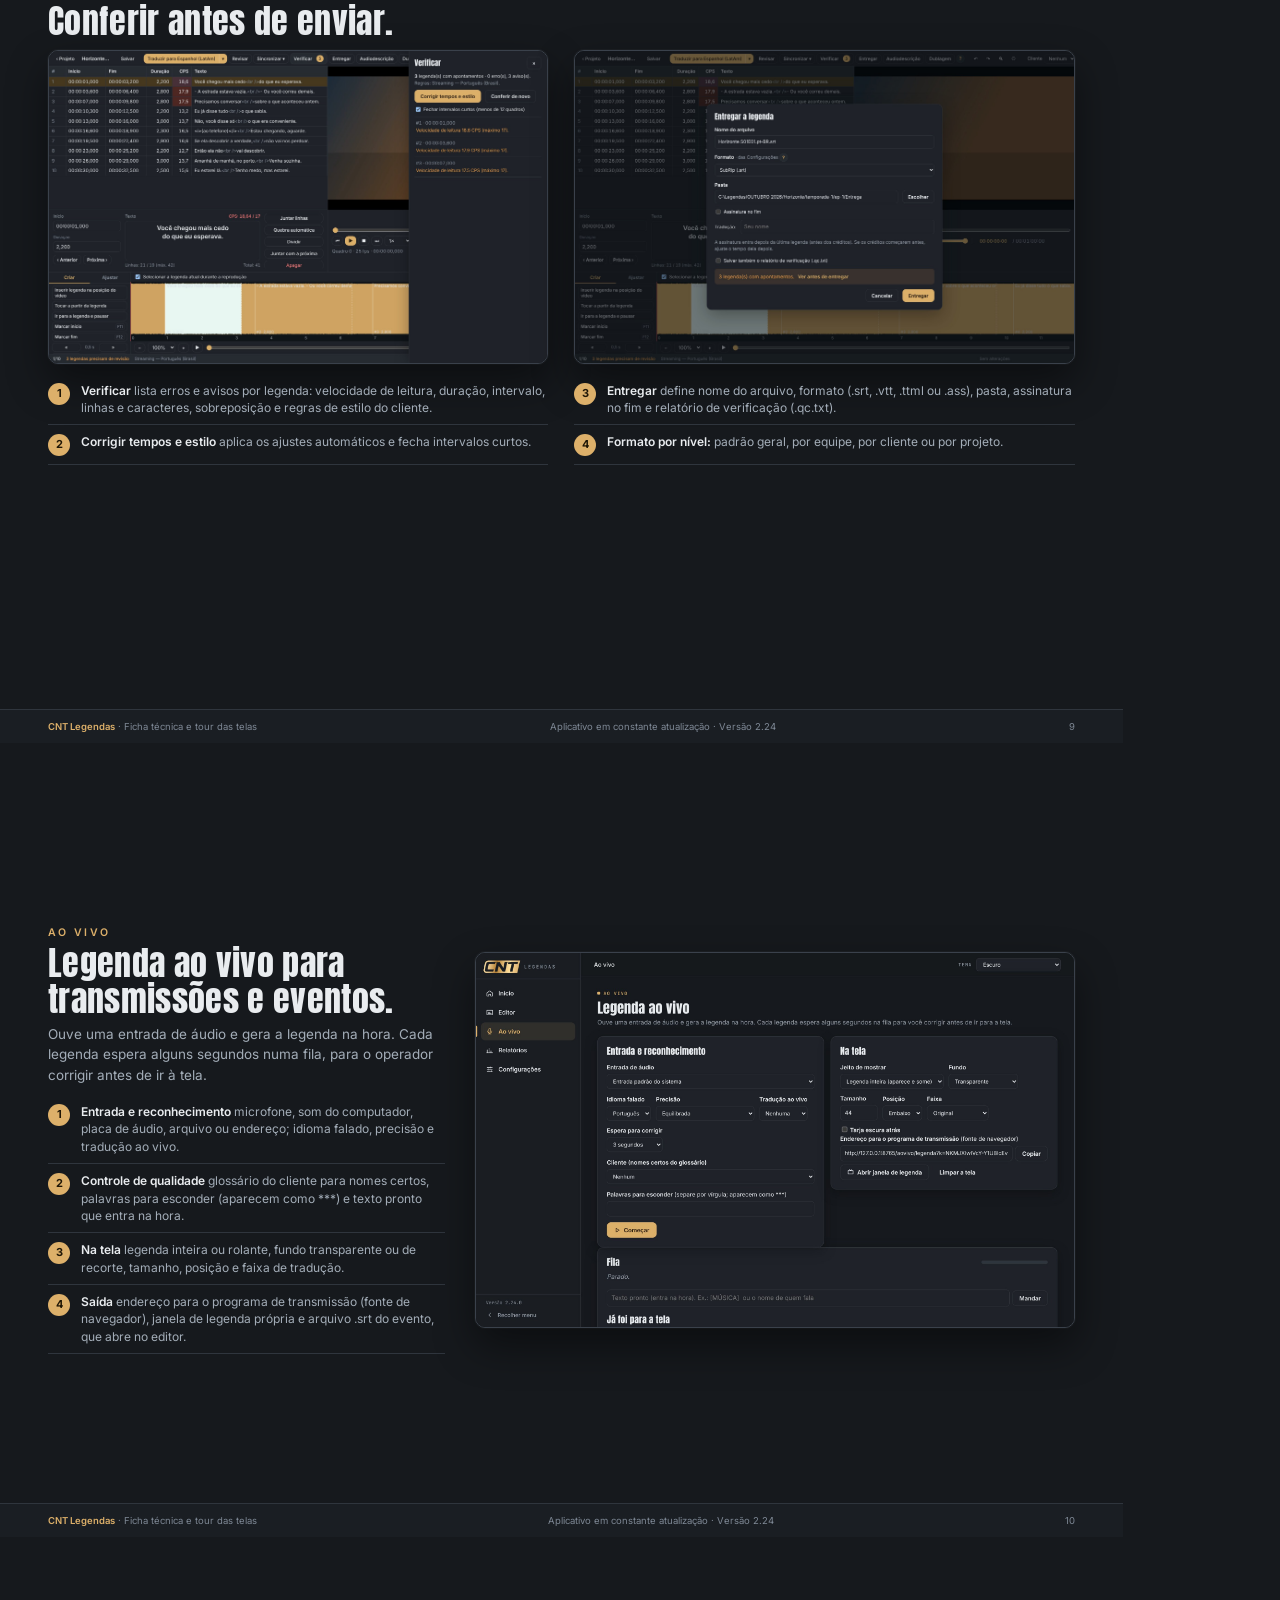
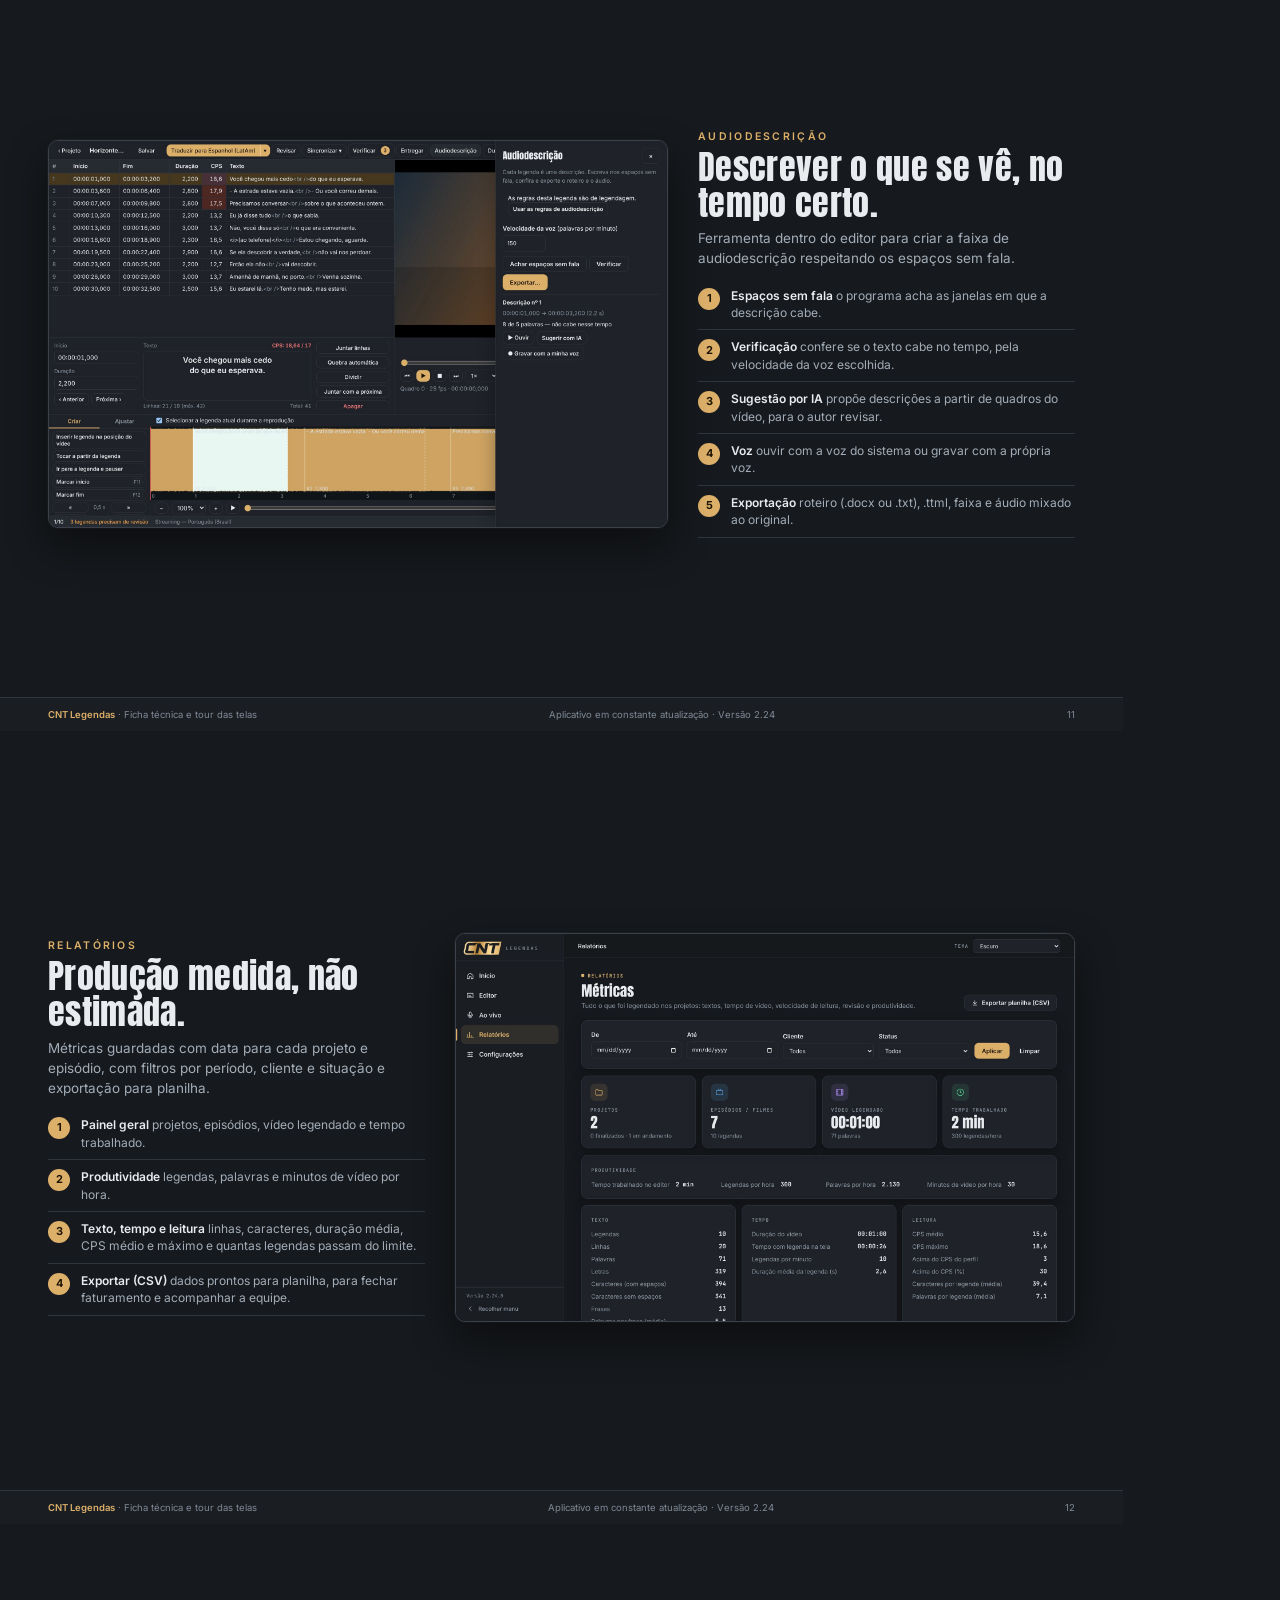
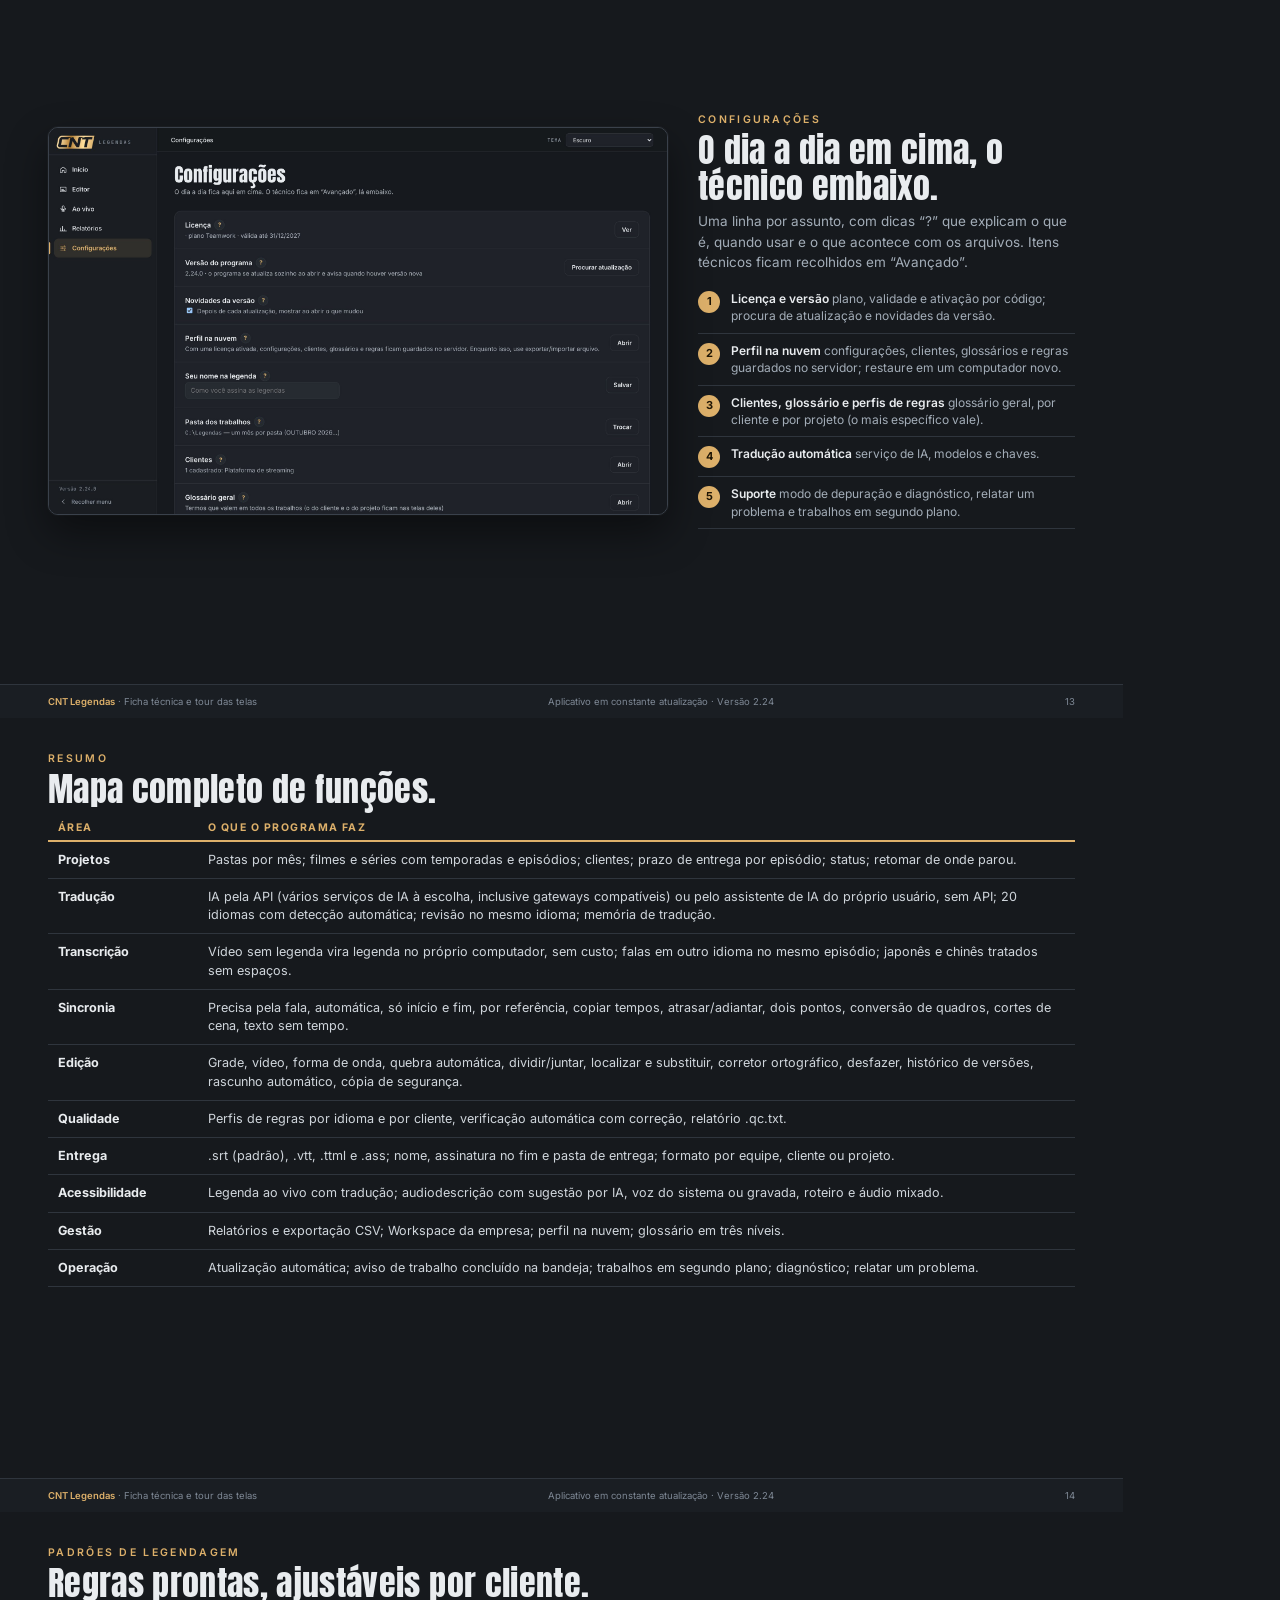
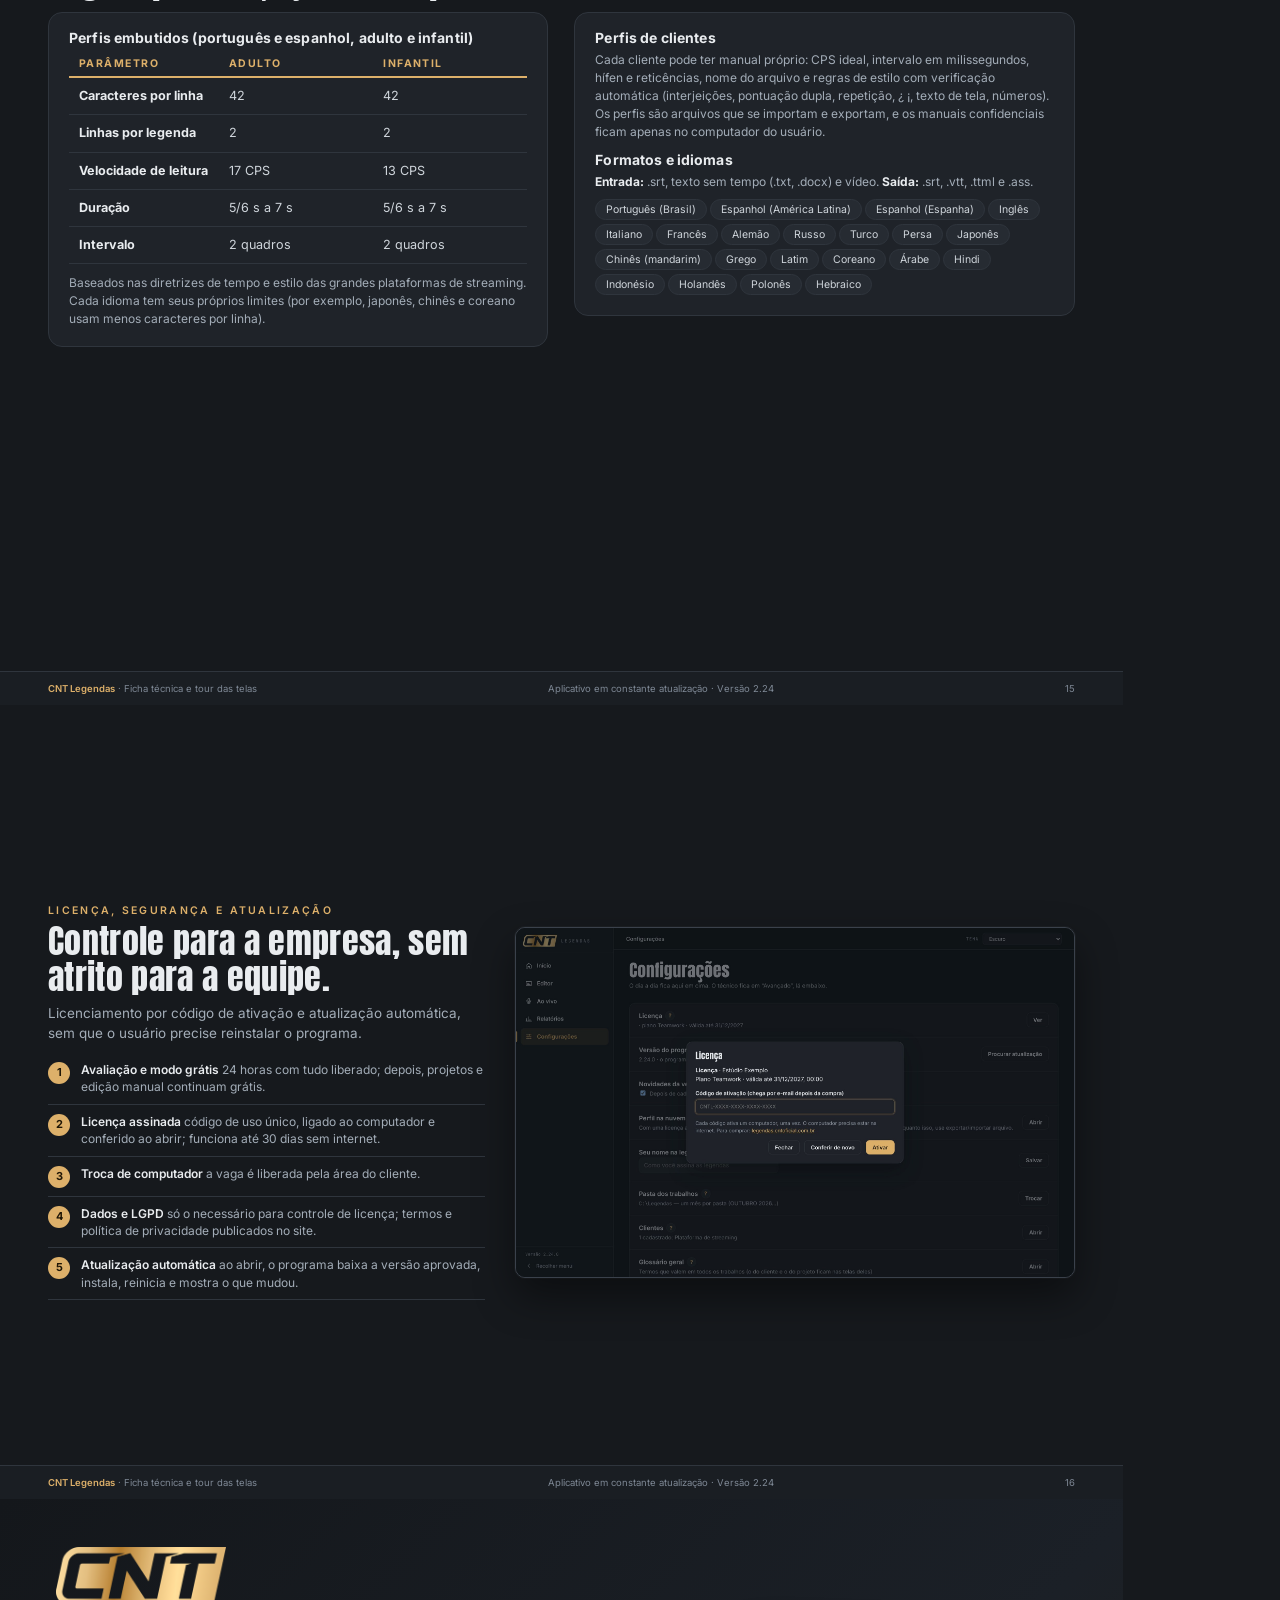
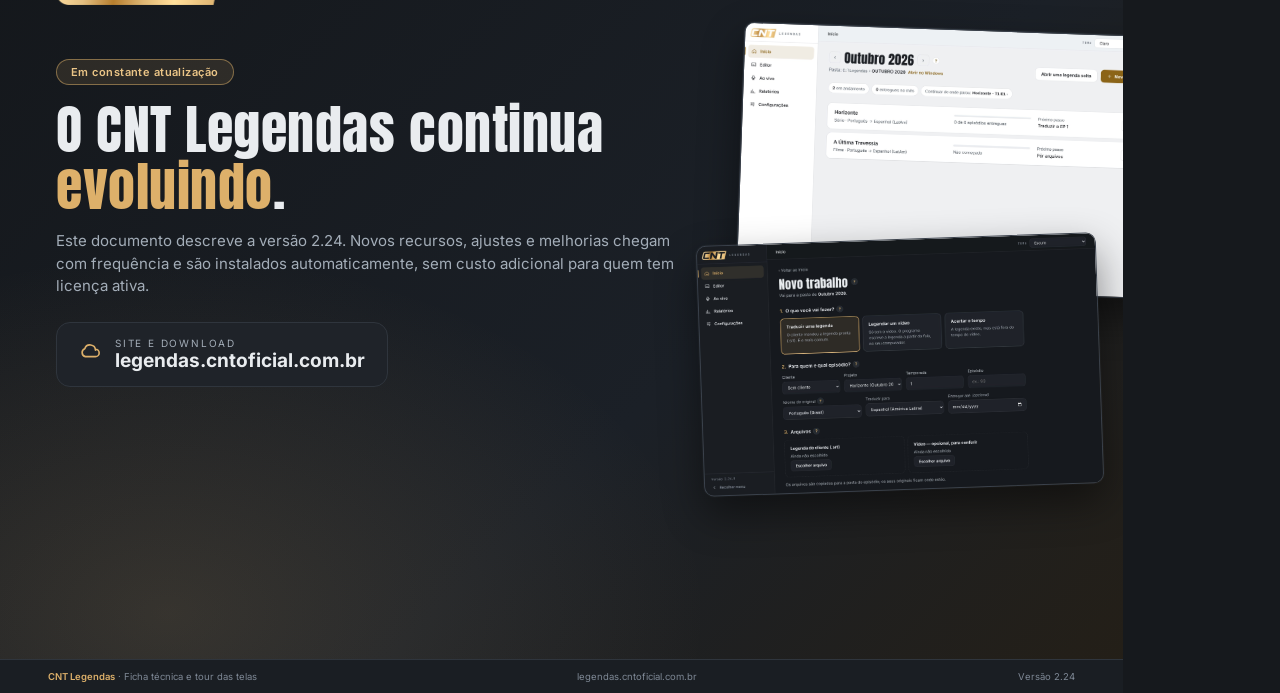
<file: materiais-comerciais/_fonte/tecnico.html>
<!doctype html><html lang="pt-BR"><head><meta charset="utf-8"><title>CNT Legendas — Ficha técnica e tour das telas</title><link rel="stylesheet" href="base.css"><style>
@page{size:297mm 210mm;margin:0}
.pg{width:297mm;height:210mm}
.in{position:absolute;inset:0 0 34px 0;padding:34px 48px 0}
h2{font-size:34px;margin:6px 0 8px}
.lead{font-size:13.5px;line-height:1.5;color:var(--muted)}
.grid{display:grid;gap:26px;height:calc(100% - 40px);align-items:center}
.card h3{font-family:Inter;font-size:14px;font-weight:700;margin-bottom:5px}
.card p,.card li{font-size:12px;line-height:1.5;color:var(--muted)}
.card ul{list-style:none}.card li{padding:3px 0 3px 14px;position:relative}.card li:before{content:'';position:absolute;left:0;top:10px;width:6px;height:6px;border-radius:50%;background:var(--accent)}
.fl{list-style:none;margin-top:10px}
.fl li{display:flex;gap:11px;padding:8px 0;border-bottom:1px solid var(--line);font-size:12px;line-height:1.45;color:var(--muted)}
.fl li b{color:var(--ink);font-weight:600}
.num{flex:0 0 22px;height:22px;border-radius:50%;background:var(--accent);color:var(--on);font-weight:700;font-size:11px;display:flex;align-items:center;justify-content:center;margin-top:1px}
.bd{position:absolute;width:22px;height:22px;border-radius:50%;background:var(--accent);color:var(--on);font-weight:700;font-size:11px;display:flex;align-items:center;justify-content:center;transform:translate(-50%,-50%);box-shadow:0 0 0 3px rgba(22,25,29,.8)}
.rel{position:relative}
.cover{background:radial-gradient(900px 600px at 15% 90%,rgba(221,176,106,.15),transparent 60%),linear-gradient(135deg,#14171b,#1b2027 60%,#241f17)}
table{border-collapse:collapse;width:100%}
th{font-family:Inter;text-align:left;font-size:10.5px;letter-spacing:.14em;text-transform:uppercase;color:var(--accent);padding:6px 10px;border-bottom:2px solid var(--accent)}
td{font-size:12.6px;line-height:1.45;padding:9px 10px;border-bottom:1px solid var(--line);color:#cfd5db;vertical-align:top}
td:first-child{font-weight:700;color:var(--ink);width:150px}
.pill{display:inline-block;font-size:10.5px;border:1px solid var(--line);background:var(--panel2);border-radius:999px;padding:3px 10px;margin:2px 3px 2px 0;color:#cfd5db}
.box{border:1px solid rgba(221,176,106,.4);background:rgba(221,176,106,.08);border-radius:12px;padding:12px 16px;font-size:12px;color:#e6dcc8;line-height:1.5}
.flow{display:flex;align-items:stretch;gap:8px}
.flow>div{flex:1;background:var(--panel);border:1px solid var(--line);border-radius:12px;padding:12px;font-size:11.5px;color:var(--muted);line-height:1.4}
.flow b{display:block;color:var(--accent);font-family:Anton;font-size:20px;margin-bottom:2px;font-weight:400}
.flow .ar{flex:0 0 14px;background:none;border:0;padding:0;display:flex;align-items:center;color:var(--accent);font-size:18px}
</style></head><body><section class="pg cover" style="">
<div style="position:absolute;left:56px;top:48px;width:170px"><img src="../img/logo.png" alt="CNT Legendas"></div>
<div style="position:absolute;left:56px;top:170px;width:560px">
<div class="eyebrow">Ficha técnica · Tour pelas telas</div>
<h1 style="font-size:58px;margin:16px 0 18px">Conheça cada função do <span class="gold">CNT Legendas</span>.</h1>
<p class="lead" style="font-size:15px">Um passeio pelas telas reais do programa, com o que cada uma faz, os padrões de legendagem que ele segue e como a licença e as atualizações funcionam.</p>
<div style="margin-top:24px"><span class="tag">Aplicativo em constante atualização</span></div></div>
<div style="position:absolute;left:660px;top:120px;width:520px;transform:rotate(2deg)"><div class="shot" style=""><img src="../img/editor.jpg"></div></div>
<div style="position:absolute;left:720px;top:330px;width:420px;transform:rotate(-2deg)"><div class="shot" style=""><img src="../img/sincronizar.jpg"></div></div>
<div class="foot"><span><b>CNT Legendas</b> · Ficha técnica e tour das telas</span><span>legendas.cntoficial.com.br</span><span>Versão 2.24</span></div></section><section class="pg " style=""><div class="in"><div class="eyebrow">Visão geral</div><h2>Programa instalado, trabalho local.</h2>
<p class="lead" style="max-width:760px">O CNT Legendas é um programa com instalador para Windows (também disponível para Mac com chip Apple e para Linux). Ele abre numa janela própria e guarda um ícone na bandeja do sistema. Todo o trabalho acontece no computador do usuário; o servidor da CNT cuida apenas de licenças, atualizações e da área do cliente.</p>
<div class="flow" style="margin:20px 0">
<div><b>Arquivos</b>Legenda do cliente (.srt), vídeo, ou só o vídeo para transcrever</div><div class="ar">›</div>
<div><b>Traduzir</b>IA com glossário e regras do cliente, ou assistente de IA sem API</div><div class="ar">›</div>
<div><b>Sincronizar</b>Pela fala do vídeo, por referência, por pontos ou por cortes de cena</div><div class="ar">›</div>
<div><b>Verificar</b>Velocidade de leitura, duração, intervalos, linhas e regras de estilo</div><div class="ar">›</div>
<div><b>Entregar</b>.srt, .vtt, .ttml ou .ass, com assinatura e relatório</div></div>
<div class="grid" style="grid-template-columns:repeat(3,1fr);height:auto;align-items:stretch">
<div class="card"><h3>No computador</h3><ul><li>Editor, verificação e sincronia</li><li>Transcrição de vídeo, sem custo</li><li>Projetos, clientes e glossários</li><li>Chaves de IA no cofre de senhas do sistema</li></ul></div>
<div class="card"><h3>No servidor CNT</h3><ul><li>Licença assinada e ativação por código</li><li>Atualizações do programa</li><li>Área do cliente: licenças, produção, pedidos e dados</li><li>Perfil na nuvem e Workspace da empresa</li></ul></div>
<div class="card"><h3>Requisitos</h3><ul><li>Windows 10 ou 11 de 64 bits (Mac com chip Apple e Linux também)</li><li>Internet para ativar, atualizar e usar IA</li><li>Modelos de voz baixados uma vez, no primeiro uso</li><li>Placa de vídeo é aproveitada quando existe</li></ul></div></div>
</div><div class="foot"><span><b>CNT Legendas</b> · Ficha técnica e tour das telas</span><span>Aplicativo em constante atualização · Versão 2.24</span><span>2</span></div></section><section class="pg " style=""><div class="in"><div style="display:flex;gap:30px;align-items:center;height:100%"><div style="flex:1"><div class="eyebrow">Tela inicial</div><h2>Início: tudo organizado por mês.</h2><p class="lead">Abre sempre no mês atual, com uma pasta por mês e uma por projeto. O programa mostra o que está em andamento e qual é o próximo passo de cada trabalho.</p><ul class="fl"><li><span class="num">1</span><span><b>Navegação por mês</b> troque de mês nas setas; os trabalhos antigos achados na pasta aparecem sozinhos.</span></li><li><span class="num">2</span><span><b>Novo trabalho e legenda solta</b> crie um trabalho em três perguntas ou abra um .srt direto no editor.</span></li><li><span class="num">3</span><span><b>Resumo do mês</b> em andamento, entregues e “continuar de onde parou”.</span></li><li><span class="num">4</span><span><b>Lista de projetos</b> progresso, próximo passo e botão para abrir. Dicas “?” explicam cada item.</span></li></ul></div><div class="rel" style="width:600px"><div class="shot" style=""><img src="../img/inicio.jpg"></div><div class="bd" style="left:21.5%;top:12%">1</div><div class="bd" style="left:42%;top:23%">2</div><div class="bd" style="left:35%;top:31%">3</div><div class="bd" style="left:58%;top:42%">4</div></div></div></div><div class="foot"><span><b>CNT Legendas</b> · Ficha técnica e tour das telas</span><span>Aplicativo em constante atualização · Versão 2.24</span><span>3</span></div></section><section class="pg " style=""><div class="in"><div style="display:flex;gap:30px;align-items:center;height:100%"><div class="rel" style="width:600px"><div class="shot" style=""><img src="../img/novo-trabalho.jpg"></div><div class="bd" style="left:30%;top:27%">1</div><div class="bd" style="left:30%;top:50%">2</div><div class="bd" style="left:30%;top:76%">3</div></div><div style="flex:1"><div class="eyebrow">Novo trabalho</div><h2>Três perguntas e pronto.</h2><p class="lead">O assistente de novo trabalho coloca arquivos, cliente e idiomas no lugar certo, sem o usuário precisar organizar pastas.</p><ul class="fl"><li><span class="num">1</span><span><b>O que você vai fazer</b> traduzir uma legenda, legendar um vídeo (transcrição no computador) ou acertar o tempo de uma legenda existente.</span></li><li><span class="num">2</span><span><b>Para quem e qual episódio</b> cliente, projeto, temporada, episódio, idiomas de origem e destino e prazo de entrega opcional.</span></li><li><span class="num">3</span><span><b>Arquivos</b> legenda do cliente e vídeo (opcional, para conferir). São copiados para a pasta do episódio; os originais ficam intactos.</span></li></ul></div></div></div><div class="foot"><span><b>CNT Legendas</b> · Ficha técnica e tour das telas</span><span>Aplicativo em constante atualização · Versão 2.24</span><span>4</span></div></section><section class="pg " style=""><div class="in"><div style="display:flex;gap:30px;align-items:center;height:100%"><div style="flex:1"><div class="eyebrow">Projeto</div><h2>Filmes e séries, episódio por episódio.</h2><p class="lead">Cada episódio avança pela mesma trilha: Arquivos, Traduzir, Revisar e Entregar. O botão destacado sempre indica a ação seguinte.</p><ul class="fl"><li><span class="num">1</span><span><b>Trilha de quatro passos</b> mostra em que etapa cada episódio está.</span></li><li><span class="num">2</span><span><b>Episódios</b> crie temporadas e episódios em qualquer ordem (por exemplo “1-6” ou “1, 7”) e dê um título a cada um.</span></li><li><span class="num">3</span><span><b>Ação seguinte</b> um clique leva ao editor já com o arquivo certo. O menu “⋯” traz as demais opções.</span></li><li><span class="num">4</span><span><b>Situação do projeto</b> novo, em andamento ou finalizado; pode ser reaberto e vinculado a um cliente.</span></li></ul></div><div class="rel" style="width:600px"><div class="shot" style=""><img src="../img/projeto.jpg"></div><div class="bd" style="left:55%;top:29%">1</div><div class="bd" style="left:50%;top:42%">2</div><div class="bd" style="left:87%;top:42%">3</div></div></div></div><div class="foot"><span><b>CNT Legendas</b> · Ficha técnica e tour das telas</span><span>Aplicativo em constante atualização · Versão 2.24</span><span>5</span></div></section><section class="pg " style=""><div class="in"><div style="display:flex;gap:30px;align-items:center;height:100%"><div class="rel" style="width:660px"><div class="shot" style=""><img src="../img/editor.jpg"></div><div class="bd" style="left:38%;top:3%">1</div><div class="bd" style="left:30%;top:18%">2</div><div class="bd" style="left:78%;top:28%">3</div><div class="bd" style="left:7.5%;top:60%">4</div><div class="bd" style="left:45%;top:82%">5</div><div class="bd" style="left:10%;top:98.6%">6</div></div><div style="flex:1"><div class="eyebrow">Editor</div><h2>Editor profissional de legendas.</h2><p class="lead">Área de trabalho completa: grade, vídeo com a legenda sobreposta, painel de edição e forma de onda. As áreas podem ser arrastadas e dimensionadas.</p><ul class="fl"><li><span class="num">1</span><span><b>Barra de ações</b> traduzir, revisar, sincronizar, verificar (com contador de avisos), entregar, audiodescrição, desfazer/refazer, localizar e histórico de versões.</span></li><li><span class="num">2</span><span><b>Grade</b> início, fim, duração e velocidade de leitura (CPS) com destaque em cor quando passa do limite do perfil.</span></li><li><span class="num">3</span><span><b>Vídeo</b> prévia com itálico, negrito, cor e posição aplicados; quadro exato; reprodução com velocidade variável.</span></li><li><span class="num">4</span><span><b>Painel de edição</b> texto, tempos, contagem de linhas e caracteres, quebra automática, dividir e juntar.</span></li><li><span class="num">5</span><span><b>Forma de onda</b> arraste início e fim; marque entradas e saídas com F11 e F12; abas Criar e Ajustar.</span></li><li><span class="num">6</span><span><b>Barra de status</b> legenda atual, avisos de revisão, perfil de regras em uso e estado de salvamento (rascunho automático).</span></li></ul></div></div></div><div class="foot"><span><b>CNT Legendas</b> · Ficha técnica e tour das telas</span><span>Aplicativo em constante atualização · Versão 2.24</span><span>6</span></div></section><section class="pg " style=""><div class="in"><div style="display:flex;gap:30px;align-items:center;height:100%"><div style="flex:1"><div class="eyebrow">Traduzir e revisar</div><h2>Dois jeitos de traduzir, um resultado.</h2><p class="lead">Antes de começar, o usuário escolhe cliente, glossário e perfil de regras. A legenda de origem nunca é alterada: o resultado vira um arquivo novo ao lado dela.</p><ul class="fl"><li><span class="num">1</span><span><b>Pelo assistente de IA (sem API)</b> o programa divide em partes de 100, copia cada parte com as instruções, o usuário cola a resposta e o programa confere, pede só o que faltou e monta o arquivo.</span></li><li><span class="num">2</span><span><b>Automática (pela API)</b> lotes de 80 legendas com o contexto das vizinhas, resposta validada, limite de caracteres pela duração, estimativa de custo e retomada por lote. Serviços e modelos configuráveis.</span></li><li><span class="num">3</span><span><b>Revisão no mesmo idioma</b> a IA corrige ortografia, gramática e pontuação, aplica as regras do perfil e condensa o que passa da velocidade de leitura.</span></li><li><span class="num">4</span><span><b>Memória de tradução</b> trechos já traduzidos podem ser reaproveitados, com corretor ortográfico no editor.</span></li></ul></div><div class="rel" style="width:620px"><div class="shot" style=""><img src="../img/traduzir.jpg"></div></div></div></div><div class="foot"><span><b>CNT Legendas</b> · Ficha técnica e tour das telas</span><span>Aplicativo em constante atualização · Versão 2.24</span><span>7</span></div></section><section class="pg " style=""><div class="in"><div style="display:flex;gap:30px;align-items:center;height:100%"><div class="rel" style="width:640px"><div class="shot" style=""><img src="../img/sincronizar.jpg"></div></div><div style="flex:1"><div class="eyebrow">Sincronizar</div><h2>Nove maneiras de acertar o tempo.</h2><p class="lead">O menu Sincronizar reúne desde o acerto automático pela voz até ajustes manuais, todos com explicação em linguagem simples.</p><ul class="fl"><li><span class="num">1</span><span><b>Sincronia precisa pela fala</b> separa a voz da música e do chiado e acerta início e fim, quadro a quadro; usa a placa de vídeo se houver.</span></li><li><span class="num">2</span><span><b>Automática (rápida) e só início e fim</b> desloca a legenda fora do lugar e acerta entradas e saídas pela fala.</span></li><li><span class="num">3</span><span><b>Por referência e copiando tempos</b> usa outra legenda com o tempo certo, mesmo em outro idioma.</span></li><li><span class="num">4</span><span><b>Ajustes diretos</b> atrasar ou adiantar, por dois pontos e converter quadros por segundo.</span></li><li><span class="num">5</span><span><b>Cortes de cena e roteiro</b> encaixa nos cortes do vídeo e transforma texto sem tempo (.txt, .docx) em legenda sincronizada.</span></li></ul></div></div></div><div class="foot"><span><b>CNT Legendas</b> · Ficha técnica e tour das telas</span><span>Aplicativo em constante atualização · Versão 2.24</span><span>8</span></div></section><section class="pg " style=""><div class="in"><div class="eyebrow">Qualidade e entrega</div><h2>Conferir antes de enviar.</h2>
<div style="display:grid;grid-template-columns:1fr 1fr;gap:26px;margin-top:12px">
<div><div class="shot" style=""><img src="../img/verificar.jpg"></div><ul class="fl"><li><span class="num">1</span><span><b>Verificar</b> lista erros e avisos por legenda: velocidade de leitura, duração, intervalo, linhas e caracteres, sobreposição e regras de estilo do cliente.</span></li><li><span class="num">2</span><span><b>Corrigir tempos e estilo</b> aplica os ajustes automáticos e fecha intervalos curtos.</span></li></ul></div>
<div><div class="shot" style=""><img src="../img/entregar.jpg"></div><ul class="fl"><li><span class="num">3</span><span><b>Entregar</b> define nome do arquivo, formato (.srt, .vtt, .ttml ou .ass), pasta, assinatura no fim e relatório de verificação (.qc.txt).</span></li><li><span class="num">4</span><span><b>Formato por nível:</b> padrão geral, por equipe, por cliente ou por projeto.</span></li></ul></div></div></div><div class="foot"><span><b>CNT Legendas</b> · Ficha técnica e tour das telas</span><span>Aplicativo em constante atualização · Versão 2.24</span><span>9</span></div></section><section class="pg " style=""><div class="in"><div style="display:flex;gap:30px;align-items:center;height:100%"><div style="flex:1"><div class="eyebrow">Ao vivo</div><h2>Legenda ao vivo para transmissões e eventos.</h2><p class="lead">Ouve uma entrada de áudio e gera a legenda na hora. Cada legenda espera alguns segundos numa fila, para o operador corrigir antes de ir à tela.</p><ul class="fl"><li><span class="num">1</span><span><b>Entrada e reconhecimento</b> microfone, som do computador, placa de áudio, arquivo ou endereço; idioma falado, precisão e tradução ao vivo.</span></li><li><span class="num">2</span><span><b>Controle de qualidade</b> glossário do cliente para nomes certos, palavras para esconder (aparecem como ***) e texto pronto que entra na hora.</span></li><li><span class="num">3</span><span><b>Na tela</b> legenda inteira ou rolante, fundo transparente ou de recorte, tamanho, posição e faixa de tradução.</span></li><li><span class="num">4</span><span><b>Saída</b> endereço para o programa de transmissão (fonte de navegador), janela de legenda própria e arquivo .srt do evento, que abre no editor.</span></li></ul></div><div class="rel" style="width:600px"><div class="shot" style=""><img src="../img/ao-vivo.jpg"></div></div></div></div><div class="foot"><span><b>CNT Legendas</b> · Ficha técnica e tour das telas</span><span>Aplicativo em constante atualização · Versão 2.24</span><span>10</span></div></section><section class="pg " style=""><div class="in"><div style="display:flex;gap:30px;align-items:center;height:100%"><div class="rel" style="width:620px"><div class="shot" style=""><img src="../img/audiodescricao.jpg"></div></div><div style="flex:1"><div class="eyebrow">Audiodescrição</div><h2>Descrever o que se vê, no tempo certo.</h2><p class="lead">Ferramenta dentro do editor para criar a faixa de audiodescrição respeitando os espaços sem fala.</p><ul class="fl"><li><span class="num">1</span><span><b>Espaços sem fala</b> o programa acha as janelas em que a descrição cabe.</span></li><li><span class="num">2</span><span><b>Verificação</b> confere se o texto cabe no tempo, pela velocidade da voz escolhida.</span></li><li><span class="num">3</span><span><b>Sugestão por IA</b> propõe descrições a partir de quadros do vídeo, para o autor revisar.</span></li><li><span class="num">4</span><span><b>Voz</b> ouvir com a voz do sistema ou gravar com a própria voz.</span></li><li><span class="num">5</span><span><b>Exportação</b> roteiro (.docx ou .txt), .ttml, faixa e áudio mixado ao original.</span></li></ul></div></div></div><div class="foot"><span><b>CNT Legendas</b> · Ficha técnica e tour das telas</span><span>Aplicativo em constante atualização · Versão 2.24</span><span>11</span></div></section><section class="pg " style=""><div class="in"><div style="display:flex;gap:30px;align-items:center;height:100%"><div style="flex:1"><div class="eyebrow">Relatórios</div><h2>Produção medida, não estimada.</h2><p class="lead">Métricas guardadas com data para cada projeto e episódio, com filtros por período, cliente e situação e exportação para planilha.</p><ul class="fl"><li><span class="num">1</span><span><b>Painel geral</b> projetos, episódios, vídeo legendado e tempo trabalhado.</span></li><li><span class="num">2</span><span><b>Produtividade</b> legendas, palavras e minutos de vídeo por hora.</span></li><li><span class="num">3</span><span><b>Texto, tempo e leitura</b> linhas, caracteres, duração média, CPS médio e máximo e quantas legendas passam do limite.</span></li><li><span class="num">4</span><span><b>Exportar (CSV)</b> dados prontos para planilha, para fechar faturamento e acompanhar a equipe.</span></li></ul></div><div class="rel" style="width:620px"><div class="shot" style=""><img src="../img/relatorios.jpg"></div></div></div></div><div class="foot"><span><b>CNT Legendas</b> · Ficha técnica e tour das telas</span><span>Aplicativo em constante atualização · Versão 2.24</span><span>12</span></div></section><section class="pg " style=""><div class="in"><div style="display:flex;gap:30px;align-items:center;height:100%"><div class="rel" style="width:620px"><div class="shot" style=""><img src="../img/configuracoes.jpg"></div></div><div style="flex:1"><div class="eyebrow">Configurações</div><h2>O dia a dia em cima, o técnico embaixo.</h2><p class="lead">Uma linha por assunto, com dicas “?” que explicam o que é, quando usar e o que acontece com os arquivos. Itens técnicos ficam recolhidos em “Avançado”.</p><ul class="fl"><li><span class="num">1</span><span><b>Licença e versão</b> plano, validade e ativação por código; procura de atualização e novidades da versão.</span></li><li><span class="num">2</span><span><b>Perfil na nuvem</b> configurações, clientes, glossários e regras guardados no servidor; restaure em um computador novo.</span></li><li><span class="num">3</span><span><b>Clientes, glossário e perfis de regras</b> glossário geral, por cliente e por projeto (o mais específico vale).</span></li><li><span class="num">4</span><span><b>Tradução automática</b> serviço de IA, modelos e chaves.</span></li><li><span class="num">5</span><span><b>Suporte</b> modo de depuração e diagnóstico, relatar um problema e trabalhos em segundo plano.</span></li></ul></div></div></div><div class="foot"><span><b>CNT Legendas</b> · Ficha técnica e tour das telas</span><span>Aplicativo em constante atualização · Versão 2.24</span><span>13</span></div></section><section class="pg " style=""><div class="in"><div class="eyebrow">Resumo</div><h2>Mapa completo de funções.</h2>
<table style="margin-top:8px"><tr><th>Área</th><th>O que o programa faz</th></tr><tr><td>Projetos</td><td>Pastas por mês; filmes e séries com temporadas e episódios; clientes; prazo de entrega por episódio; status; retomar de onde parou.</td></tr><tr><td>Tradução</td><td>IA pela API (vários serviços de IA à escolha, inclusive gateways compatíveis) ou pelo assistente de IA do próprio usuário, sem API; 20 idiomas com detecção automática; revisão no mesmo idioma; memória de tradução.</td></tr><tr><td>Transcrição</td><td>Vídeo sem legenda vira legenda no próprio computador, sem custo; falas em outro idioma no mesmo episódio; japonês e chinês tratados sem espaços.</td></tr><tr><td>Sincronia</td><td>Precisa pela fala, automática, só início e fim, por referência, copiar tempos, atrasar/adiantar, dois pontos, conversão de quadros, cortes de cena, texto sem tempo.</td></tr><tr><td>Edição</td><td>Grade, vídeo, forma de onda, quebra automática, dividir/juntar, localizar e substituir, corretor ortográfico, desfazer, histórico de versões, rascunho automático, cópia de segurança.</td></tr><tr><td>Qualidade</td><td>Perfis de regras por idioma e por cliente, verificação automática com correção, relatório .qc.txt.</td></tr><tr><td>Entrega</td><td>.srt (padrão), .vtt, .ttml e .ass; nome, assinatura no fim e pasta de entrega; formato por equipe, cliente ou projeto.</td></tr><tr><td>Acessibilidade</td><td>Legenda ao vivo com tradução; audiodescrição com sugestão por IA, voz do sistema ou gravada, roteiro e áudio mixado.</td></tr><tr><td>Gestão</td><td>Relatórios e exportação CSV; Workspace da empresa; perfil na nuvem; glossário em três níveis.</td></tr><tr><td>Operação</td><td>Atualização automática; aviso de trabalho concluído na bandeja; trabalhos em segundo plano; diagnóstico; relatar um problema.</td></tr></table></div><div class="foot"><span><b>CNT Legendas</b> · Ficha técnica e tour das telas</span><span>Aplicativo em constante atualização · Versão 2.24</span><span>14</span></div></section><section class="pg " style=""><div class="in"><div class="eyebrow">Padrões de legendagem</div><h2>Regras prontas, ajustáveis por cliente.</h2>
<div class="grid" style="grid-template-columns:1fr 1fr;align-items:start;height:auto;margin-top:12px">
<div class="card"><h3>Perfis embutidos (português e espanhol, adulto e infantil)</h3>
<table><tr><th>Parâmetro</th><th>Adulto</th><th>Infantil</th></tr>
<tr><td>Caracteres por linha</td><td>42</td><td>42</td></tr><tr><td>Linhas por legenda</td><td>2</td><td>2</td></tr>
<tr><td>Velocidade de leitura</td><td>17 CPS</td><td>13 CPS</td></tr><tr><td>Duração</td><td>5/6 s a 7 s</td><td>5/6 s a 7 s</td></tr><tr><td>Intervalo</td><td>2 quadros</td><td>2 quadros</td></tr></table>
<p style="margin-top:10px">Baseados nas diretrizes de tempo e estilo das grandes plataformas de streaming. Cada idioma tem seus próprios limites (por exemplo, japonês, chinês e coreano usam menos caracteres por linha).</p></div>
<div class="card"><h3>Perfis de clientes</h3><p>Cada cliente pode ter manual próprio: CPS ideal, intervalo em milissegundos, hífen e reticências, nome do arquivo e regras de estilo com verificação automática (interjeições, pontuação dupla, repetição, ¿ ¡, texto de tela, números). Os perfis são arquivos que se importam e exportam, e os manuais confidenciais ficam apenas no computador do usuário.</p>
<h3 style="margin-top:12px">Formatos e idiomas</h3><p><b style="color:var(--ink)">Entrada:</b> .srt, texto sem tempo (.txt, .docx) e vídeo. <b style="color:var(--ink)">Saída:</b> .srt, .vtt, .ttml e .ass.</p>
<div style="margin-top:6px"><span class="pill">Português (Brasil)</span><span class="pill">Espanhol (América Latina)</span><span class="pill">Espanhol (Espanha)</span><span class="pill">Inglês</span><span class="pill">Italiano</span><span class="pill">Francês</span><span class="pill">Alemão</span><span class="pill">Russo</span><span class="pill">Turco</span><span class="pill">Persa</span><span class="pill">Japonês</span><span class="pill">Chinês (mandarim)</span><span class="pill">Grego</span><span class="pill">Latim</span><span class="pill">Coreano</span><span class="pill">Árabe</span><span class="pill">Hindi</span><span class="pill">Indonésio</span><span class="pill">Holandês</span><span class="pill">Polonês</span><span class="pill">Hebraico</span></div></div></div></div><div class="foot"><span><b>CNT Legendas</b> · Ficha técnica e tour das telas</span><span>Aplicativo em constante atualização · Versão 2.24</span><span>15</span></div></section><section class="pg " style=""><div class="in"><div style="display:flex;gap:30px;align-items:center;height:100%"><div style="flex:1"><div class="eyebrow">Licença, segurança e atualização</div><h2>Controle para a empresa, sem atrito para a equipe.</h2><p class="lead">Licenciamento por código de ativação e atualização automática, sem que o usuário precise reinstalar o programa.</p><ul class="fl"><li><span class="num">1</span><span><b>Avaliação e modo grátis</b> 24 horas com tudo liberado; depois, projetos e edição manual continuam grátis.</span></li><li><span class="num">2</span><span><b>Licença assinada</b> código de uso único, ligado ao computador e conferido ao abrir; funciona até 30 dias sem internet.</span></li><li><span class="num">3</span><span><b>Troca de computador</b> a vaga é liberada pela área do cliente.</span></li><li><span class="num">4</span><span><b>Dados e LGPD</b> só o necessário para controle de licença; termos e política de privacidade publicados no site.</span></li><li><span class="num">5</span><span><b>Atualização automática</b> ao abrir, o programa baixa a versão aprovada, instala, reinicia e mostra o que mudou.</span></li></ul></div><div class="rel" style="width:560px"><div class="shot" style=""><img src="../img/licenca.jpg"></div></div></div></div><div class="foot"><span><b>CNT Legendas</b> · Ficha técnica e tour das telas</span><span>Aplicativo em constante atualização · Versão 2.24</span><span>16</span></div></section><section class="pg cover" style="">
<div style="position:absolute;left:56px;top:48px;width:170px"><img src="../img/logo.png" alt="CNT Legendas"></div>
<div style="position:absolute;left:56px;top:160px;width:620px"><span class="tag">Em constante atualização</span>
<h1 style="font-size:54px;margin:16px 0 16px">O CNT Legendas continua <span class="gold">evoluindo</span>.</h1>
<p class="lead" style="font-size:15px">Este documento descreve a versão 2.24. Novos recursos, ajustes e melhorias chegam com frequência e são instalados automaticamente, sem custo adicional para quem tem licença ativa.</p>
<div class="card" style="margin-top:24px;display:inline-flex;gap:14px;align-items:center;padding:14px 22px"><span style="color:var(--accent)"><svg viewBox="0 0 24 24" width="22" height="22" style="stroke:currentColor;fill:none;stroke-width:1.8;stroke-linecap:round;stroke-linejoin:round"><path d="M18 10a6 6 0 0 0-11.7-1.6A4.5 4.5 0 0 0 7 17h11a4 4 0 0 0 0-8z"/></svg></span><div><div style="font-size:10px;letter-spacing:.18em;color:var(--muted)">SITE E DOWNLOAD</div><div style="font-size:19px;font-weight:700">legendas.cntoficial.com.br</div></div></div></div>
<div style="position:absolute;left:740px;top:130px;width:420px;transform:rotate(2deg)"><div class="shot" style=""><img src="../img/tema-claro.jpg"></div></div>
<div style="position:absolute;left:700px;top:340px;width:400px;transform:rotate(-2deg)"><div class="shot" style=""><img src="../img/novo-trabalho.jpg"></div></div>
<div class="foot"><span><b>CNT Legendas</b> · Ficha técnica e tour das telas</span><span>legendas.cntoficial.com.br</span><span>Versão 2.24</span></div></section></body></html>
</file>
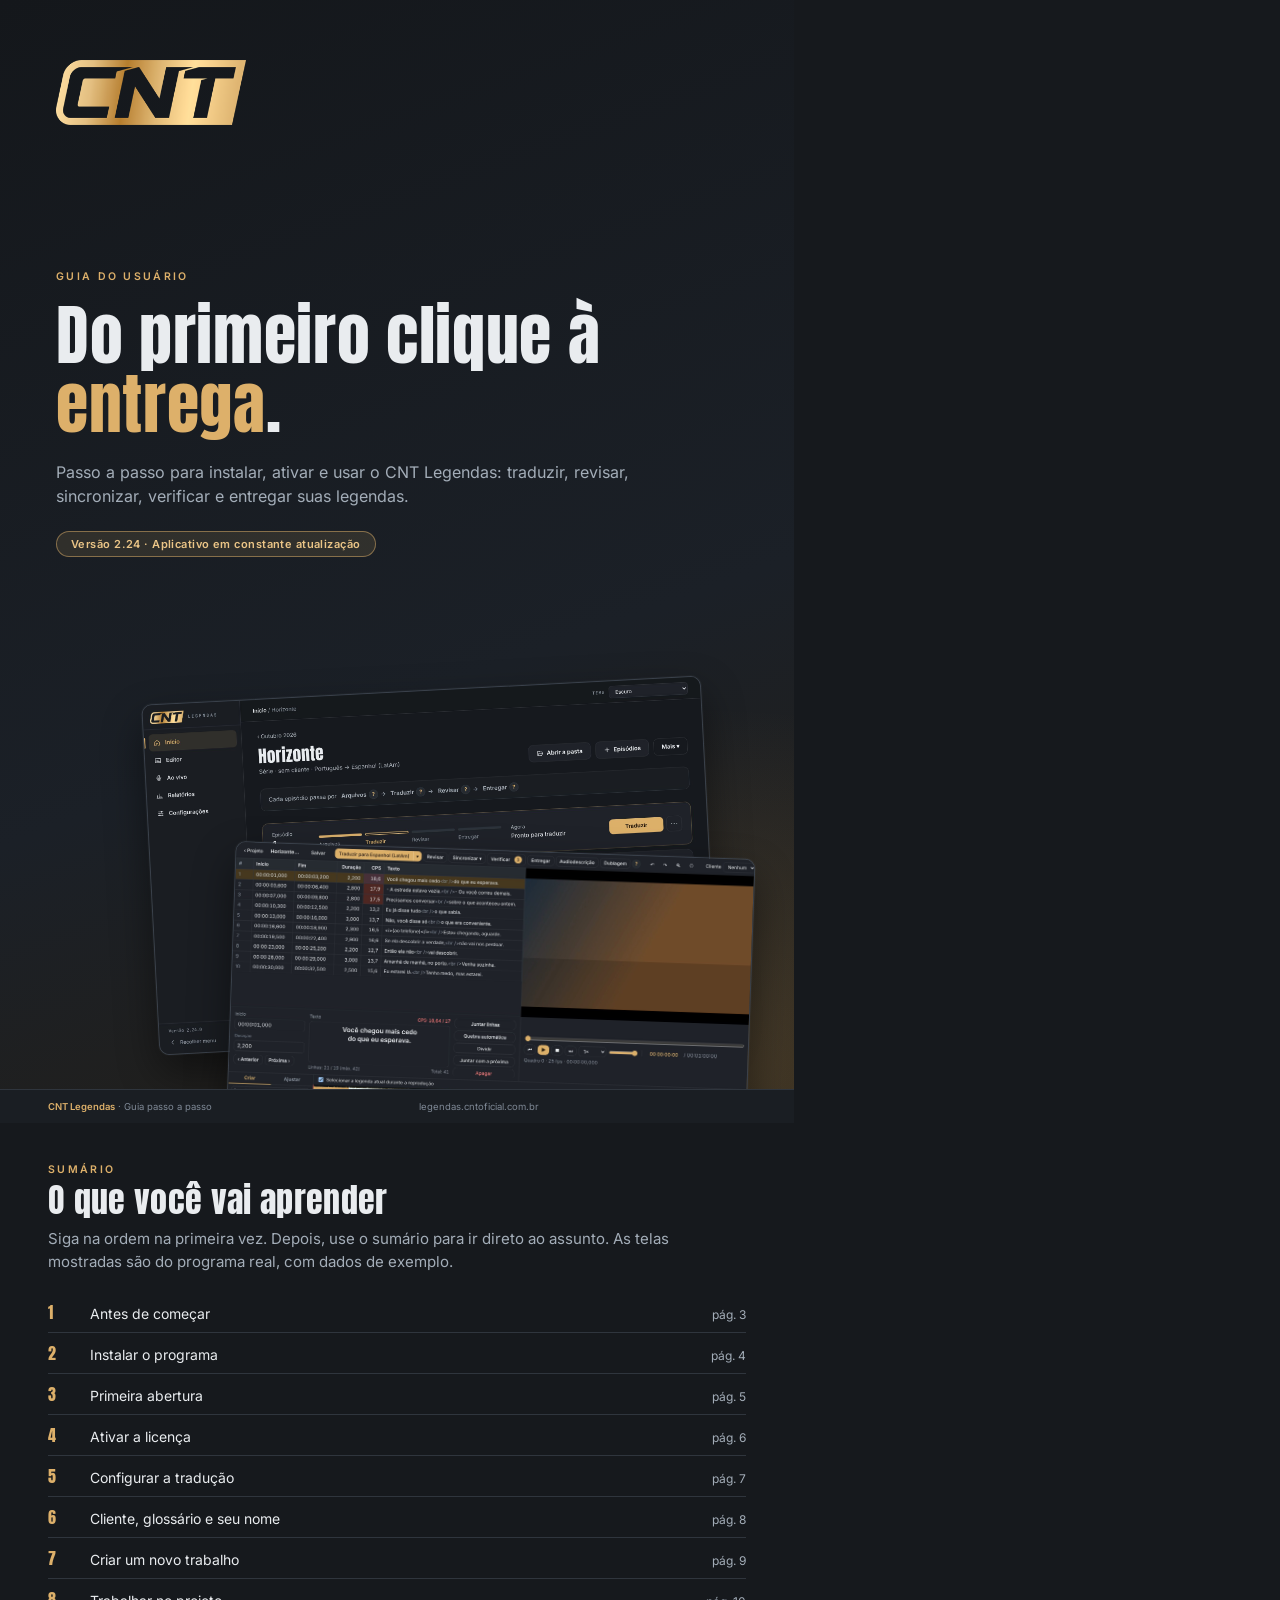
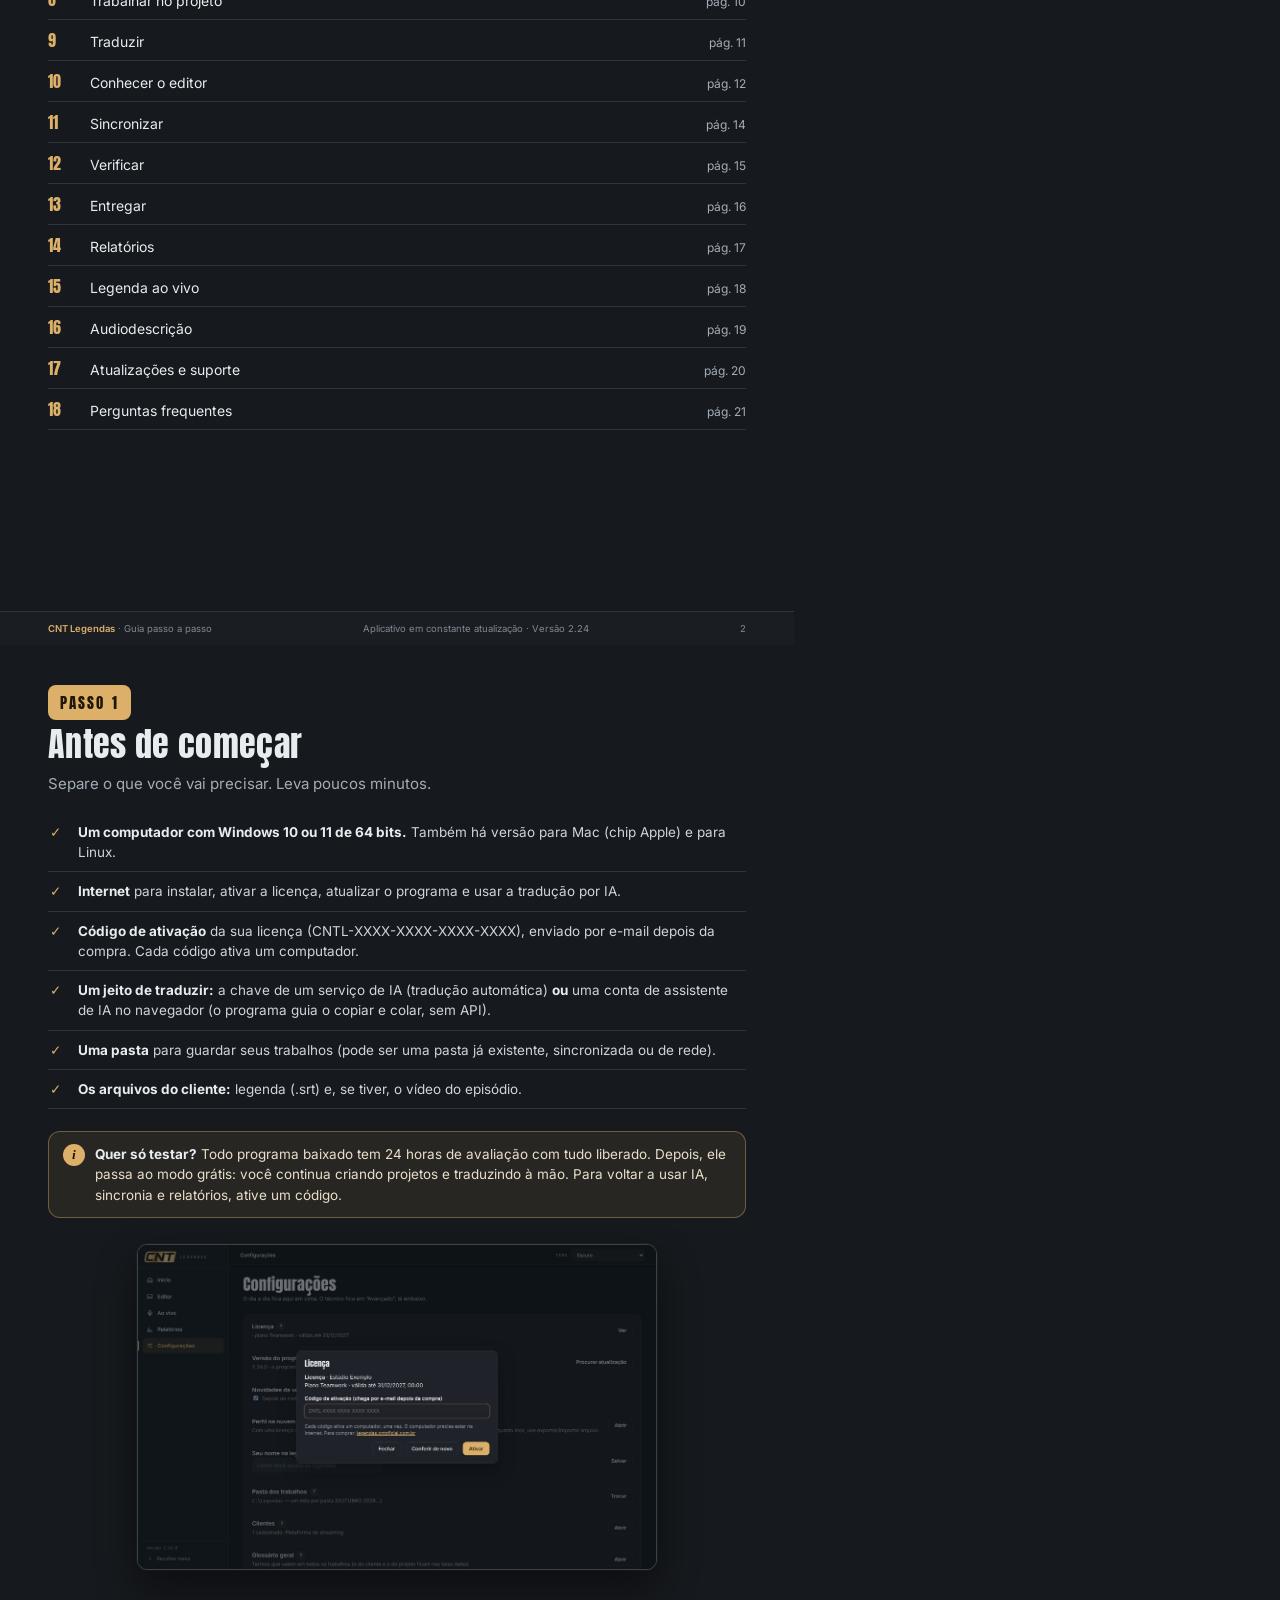
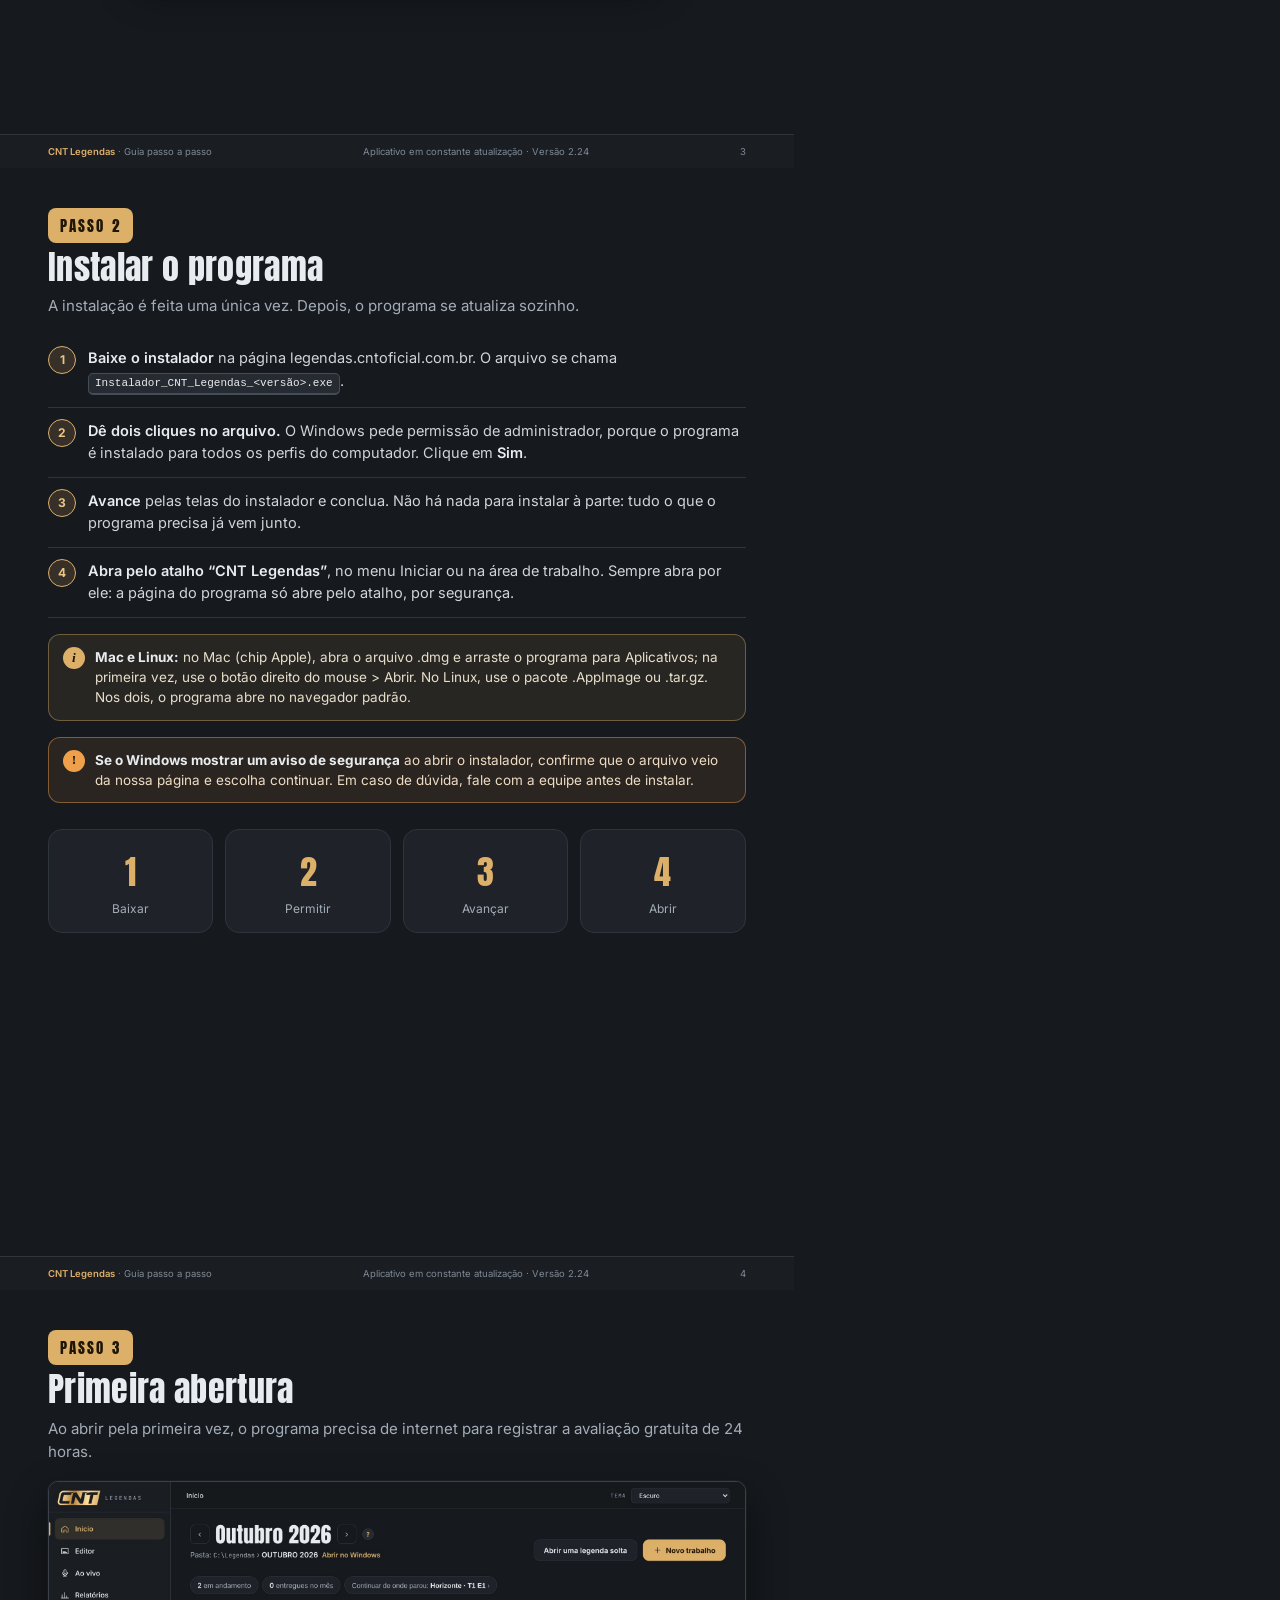
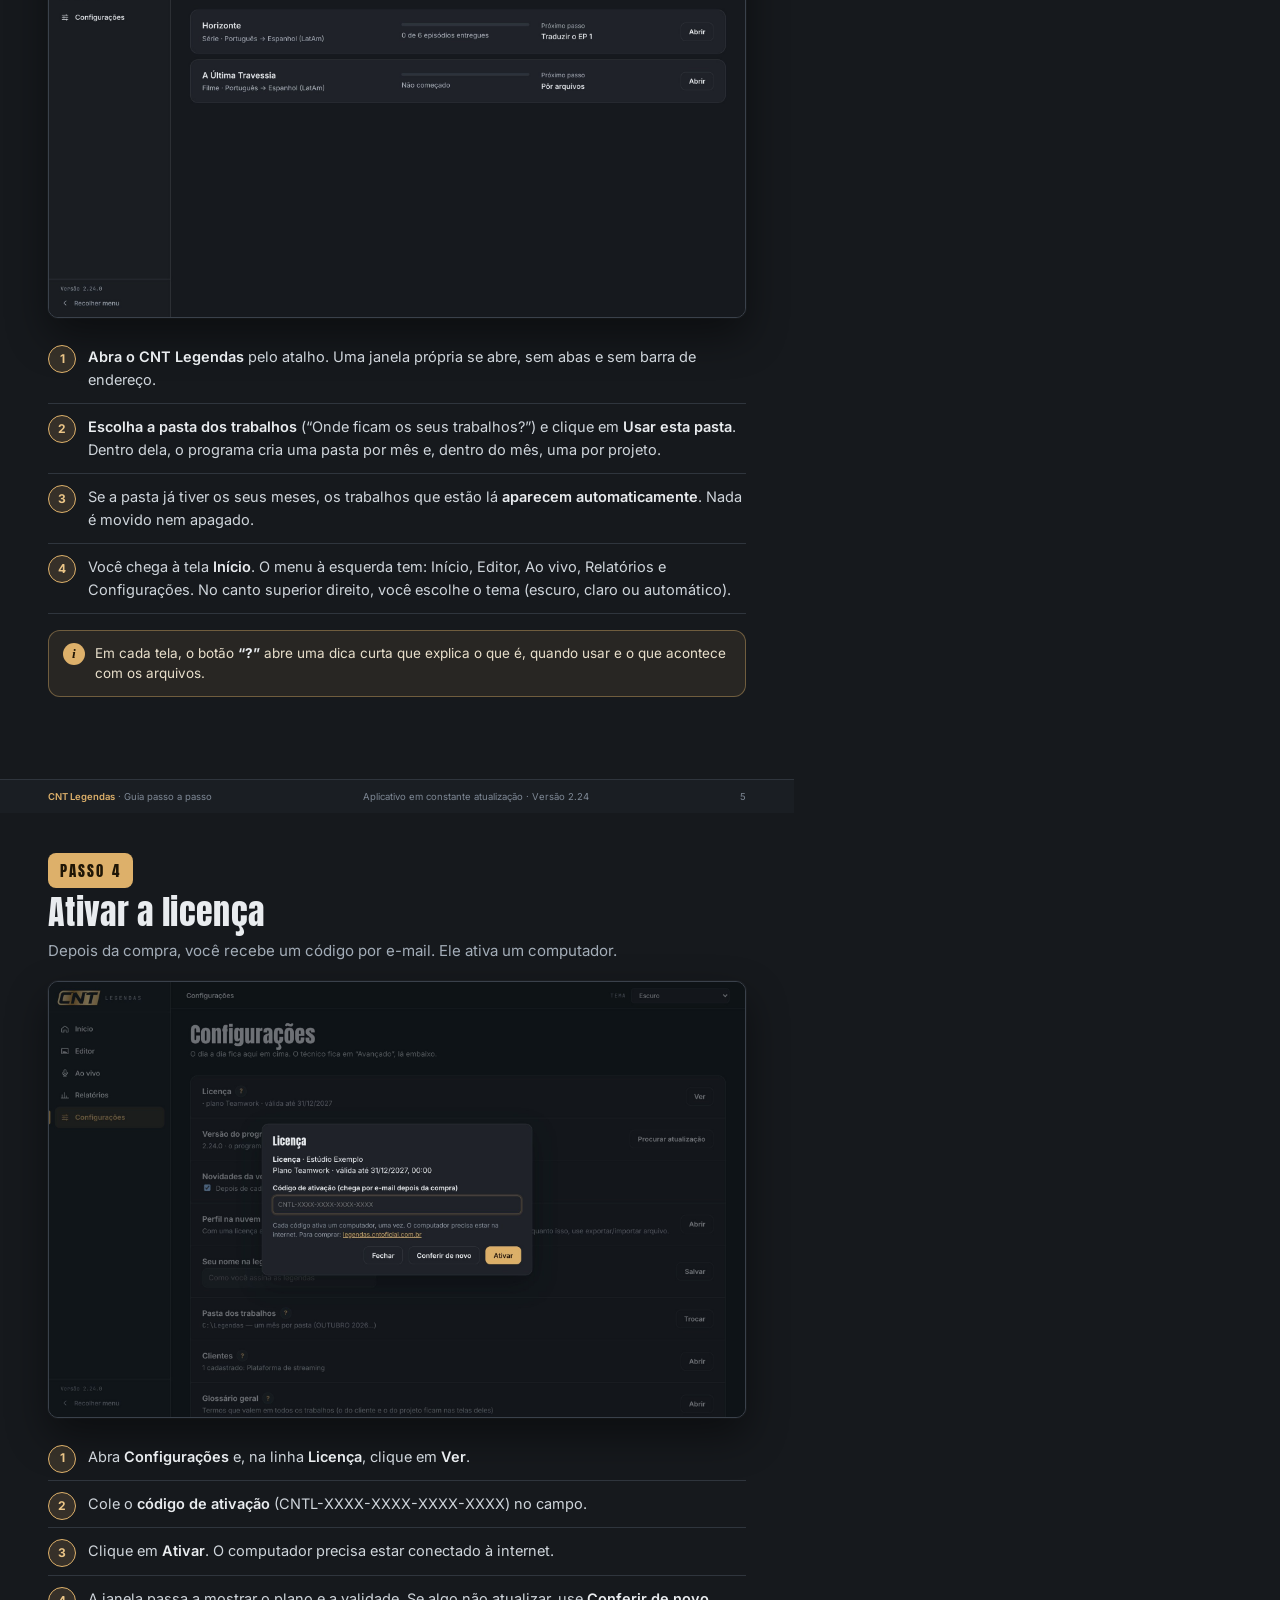
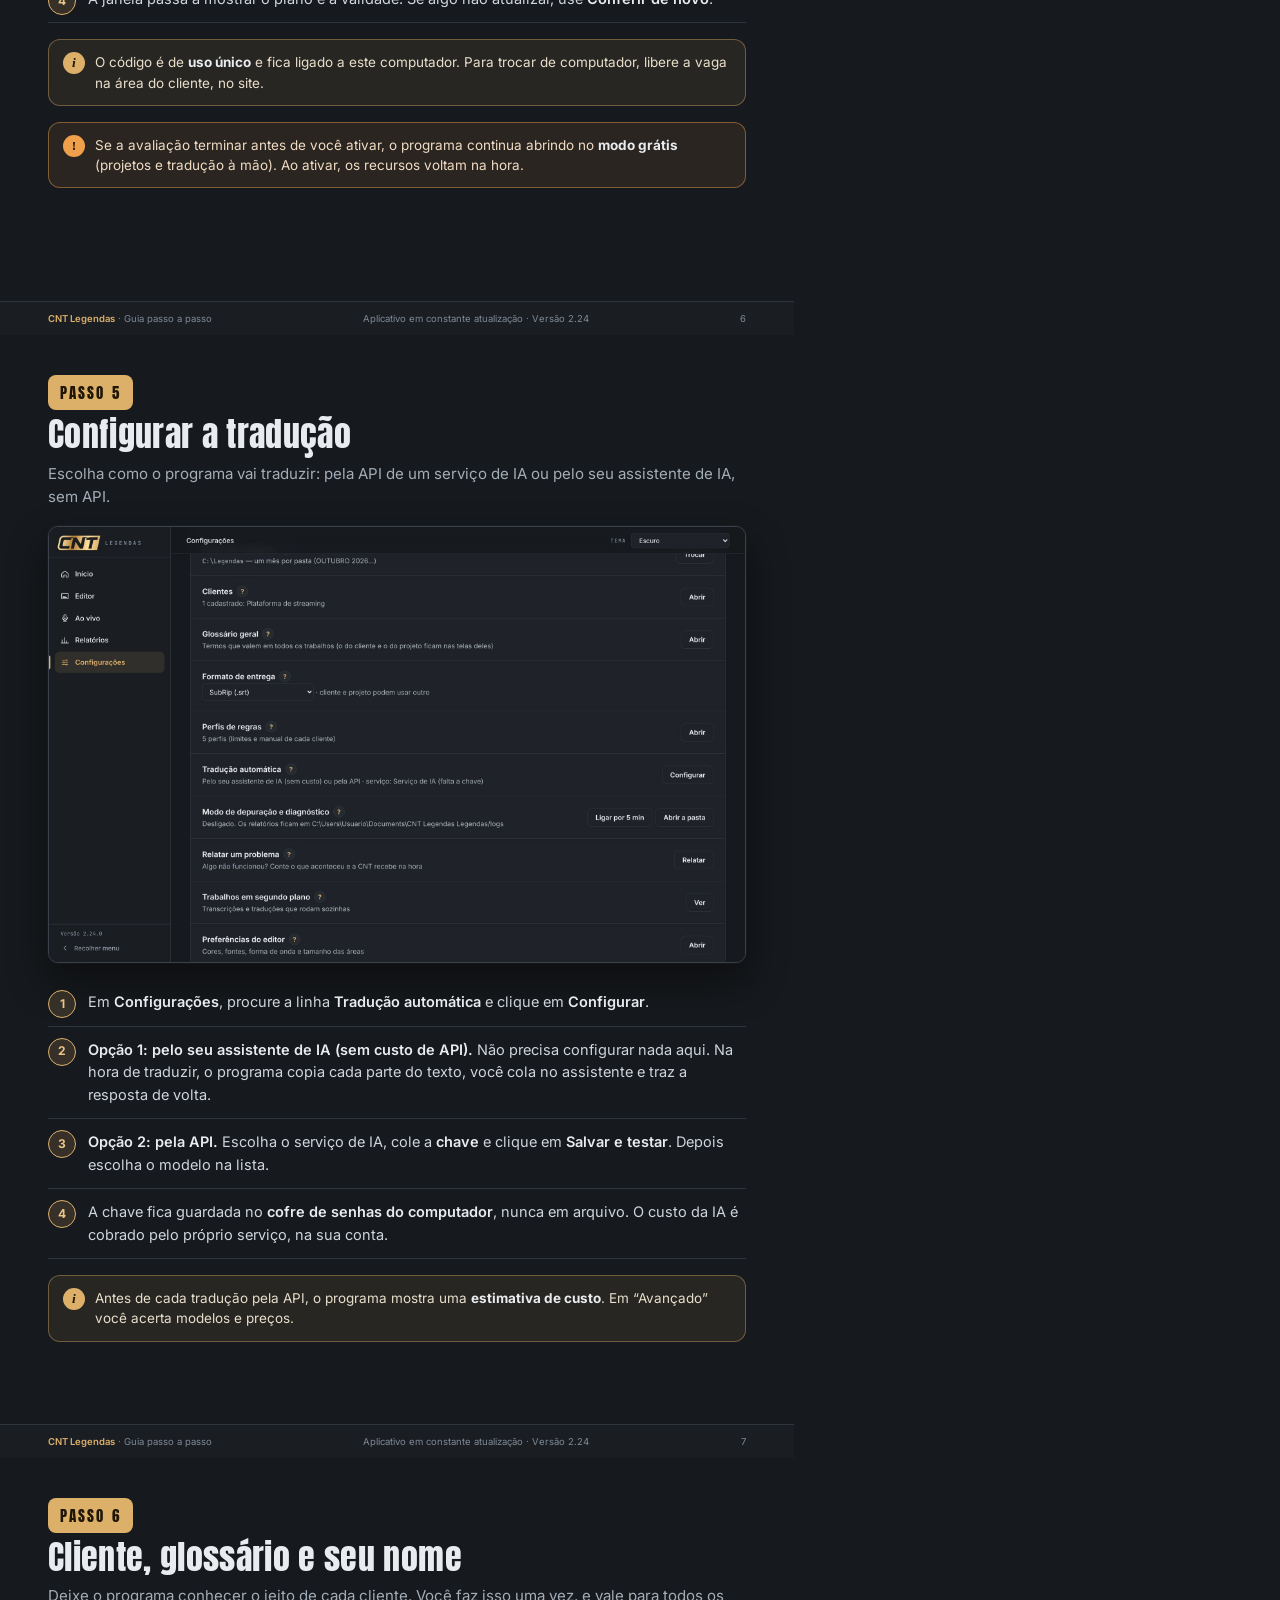
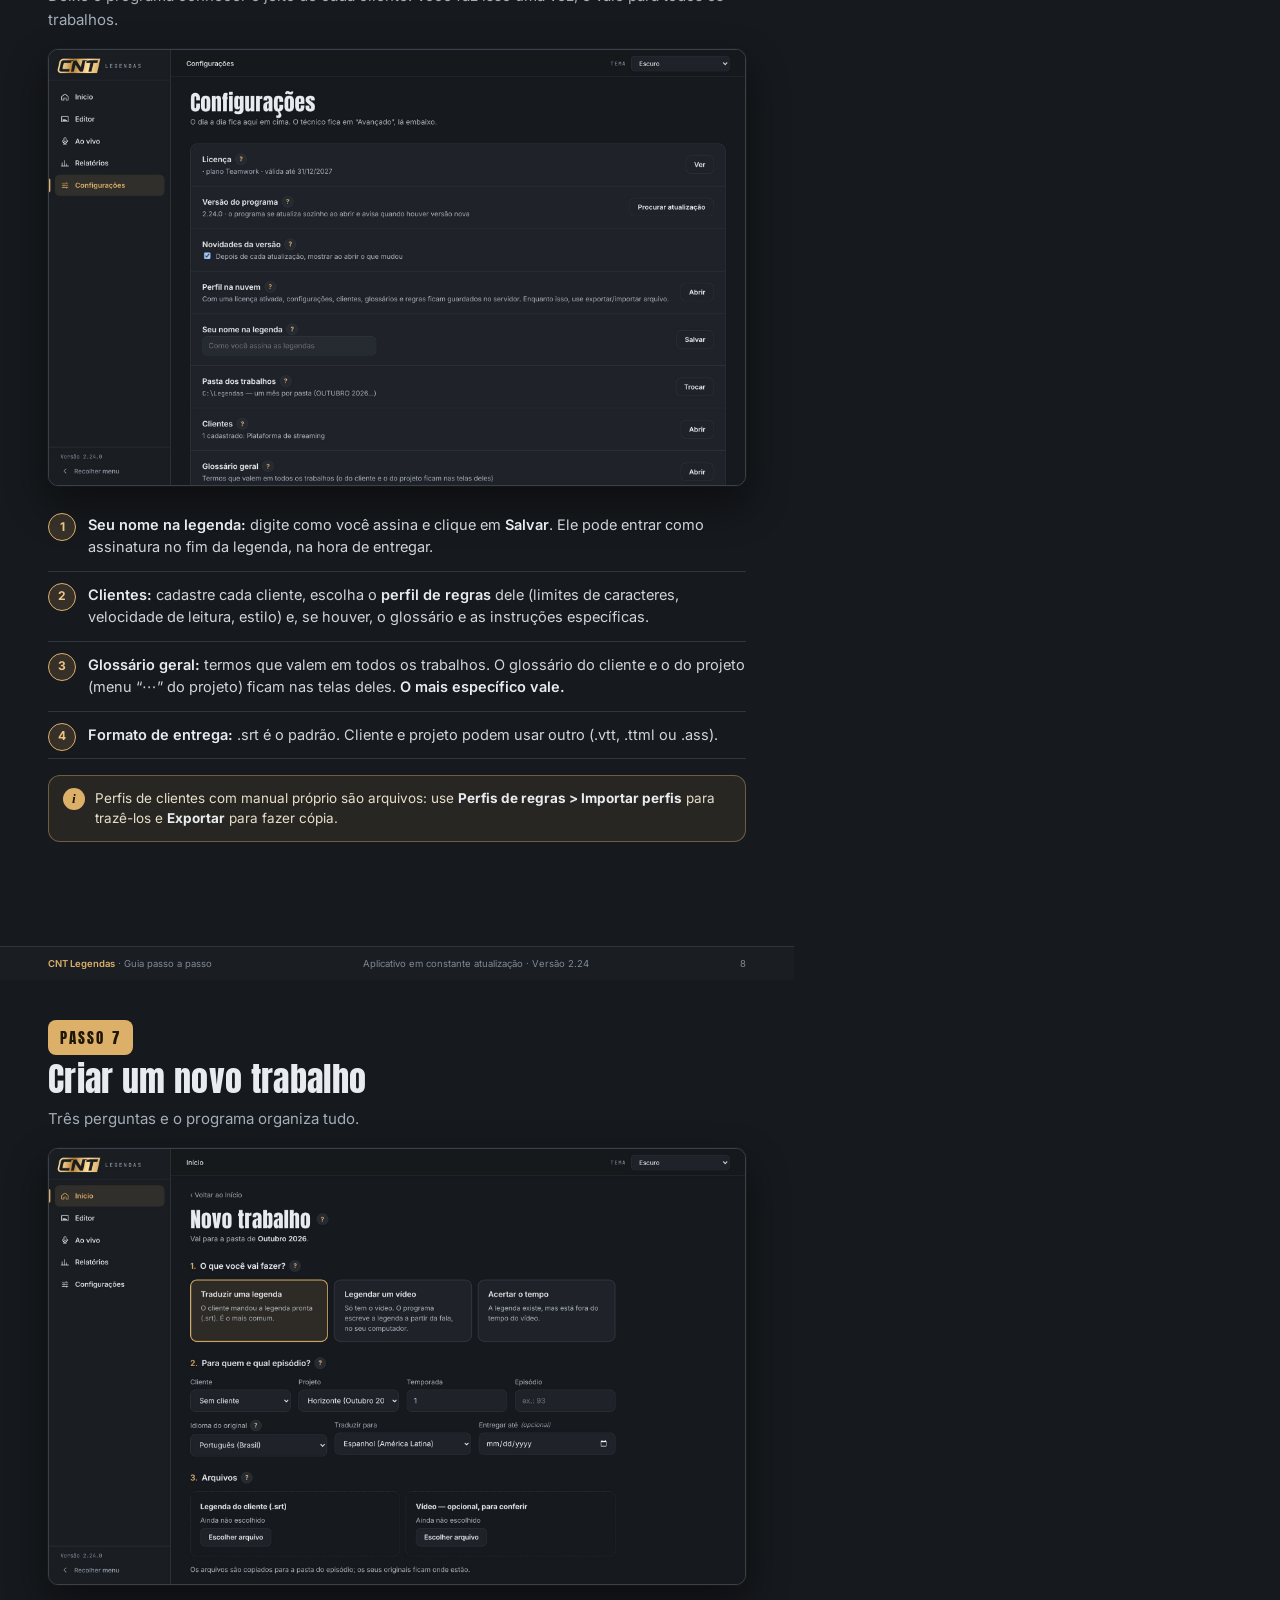
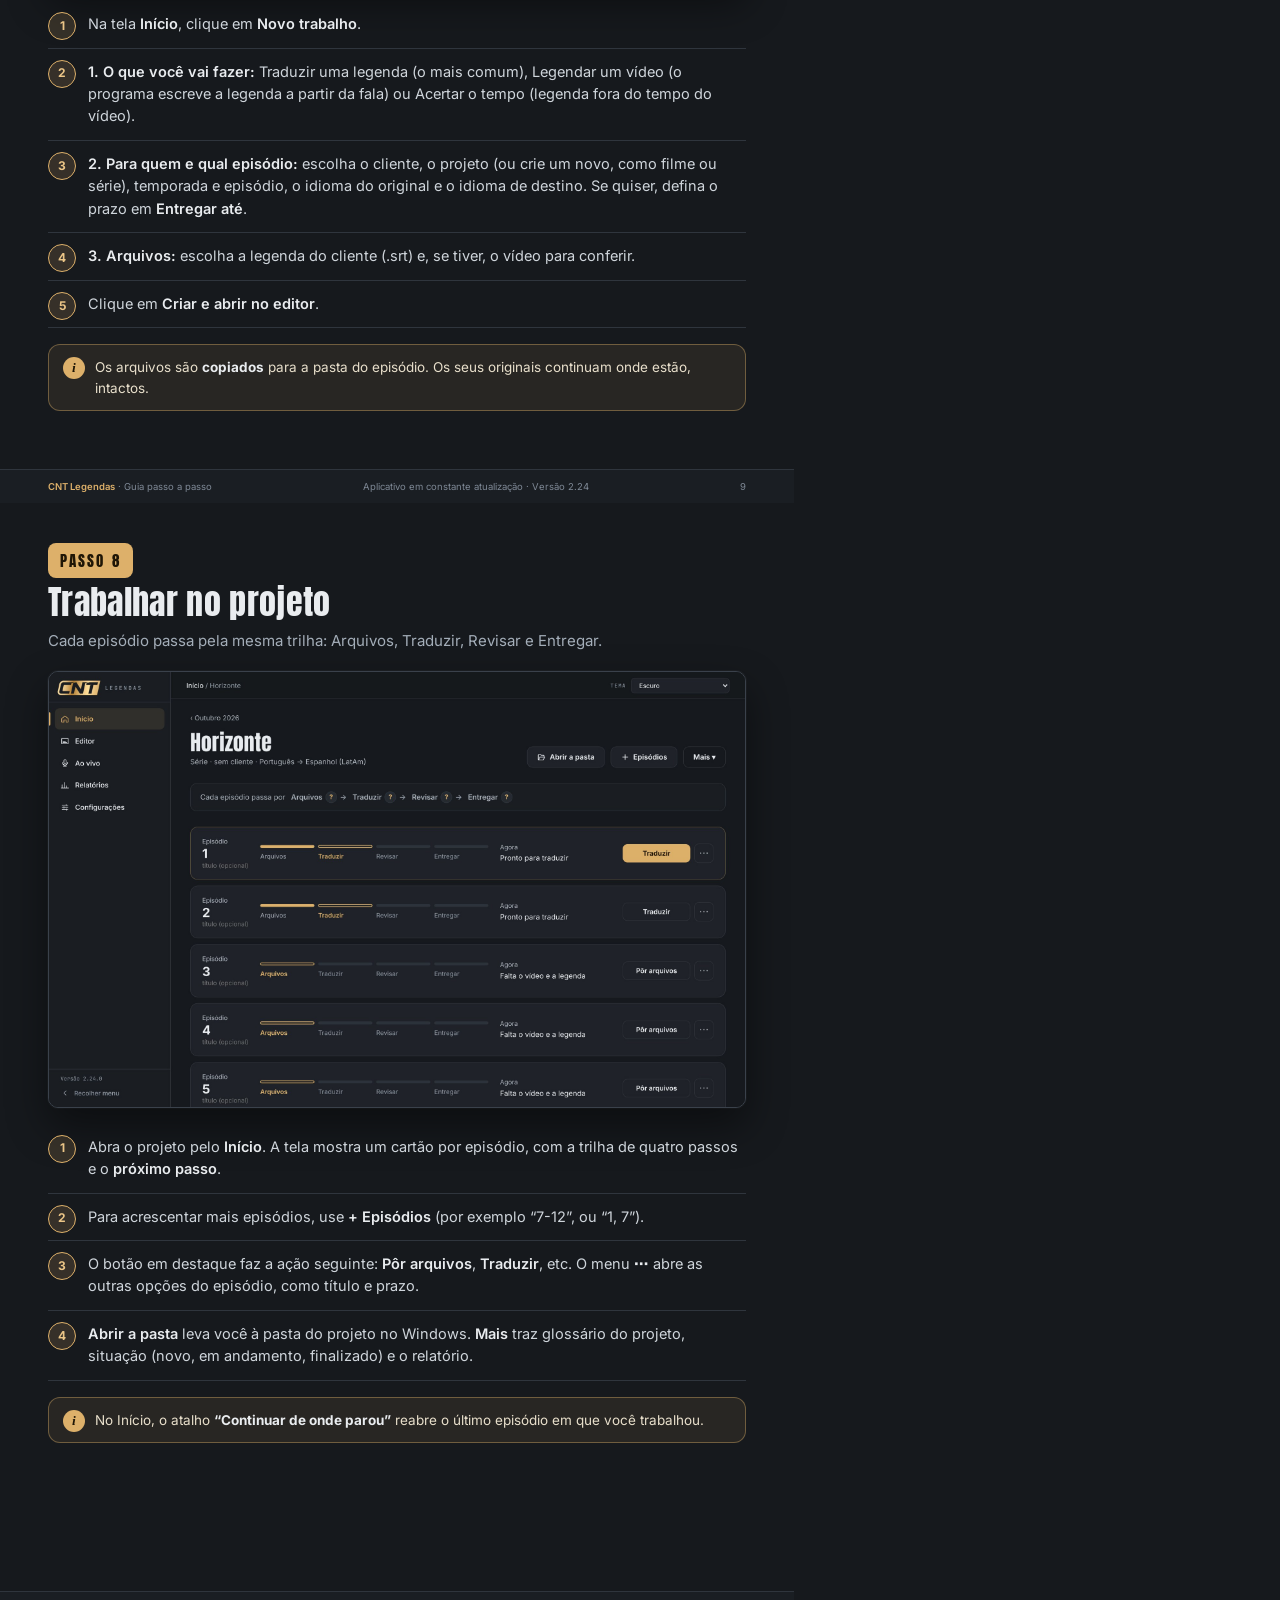
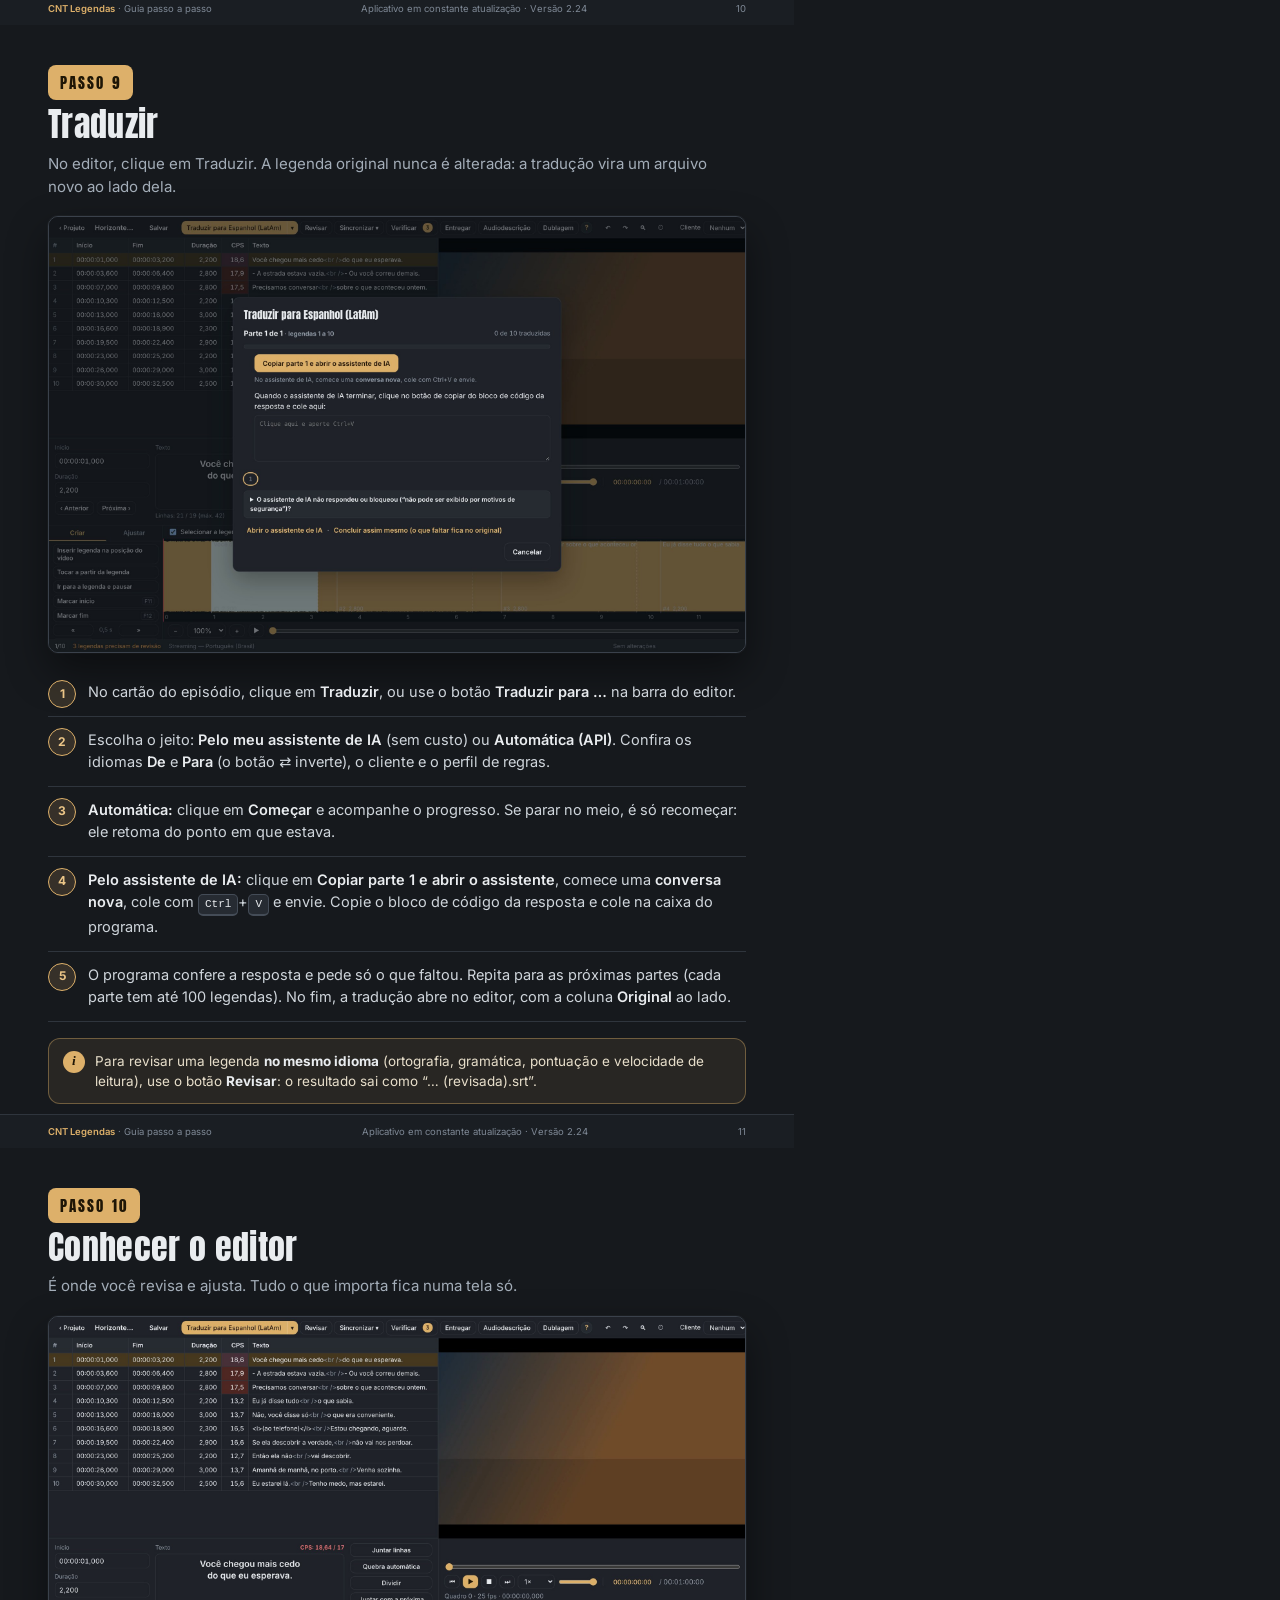
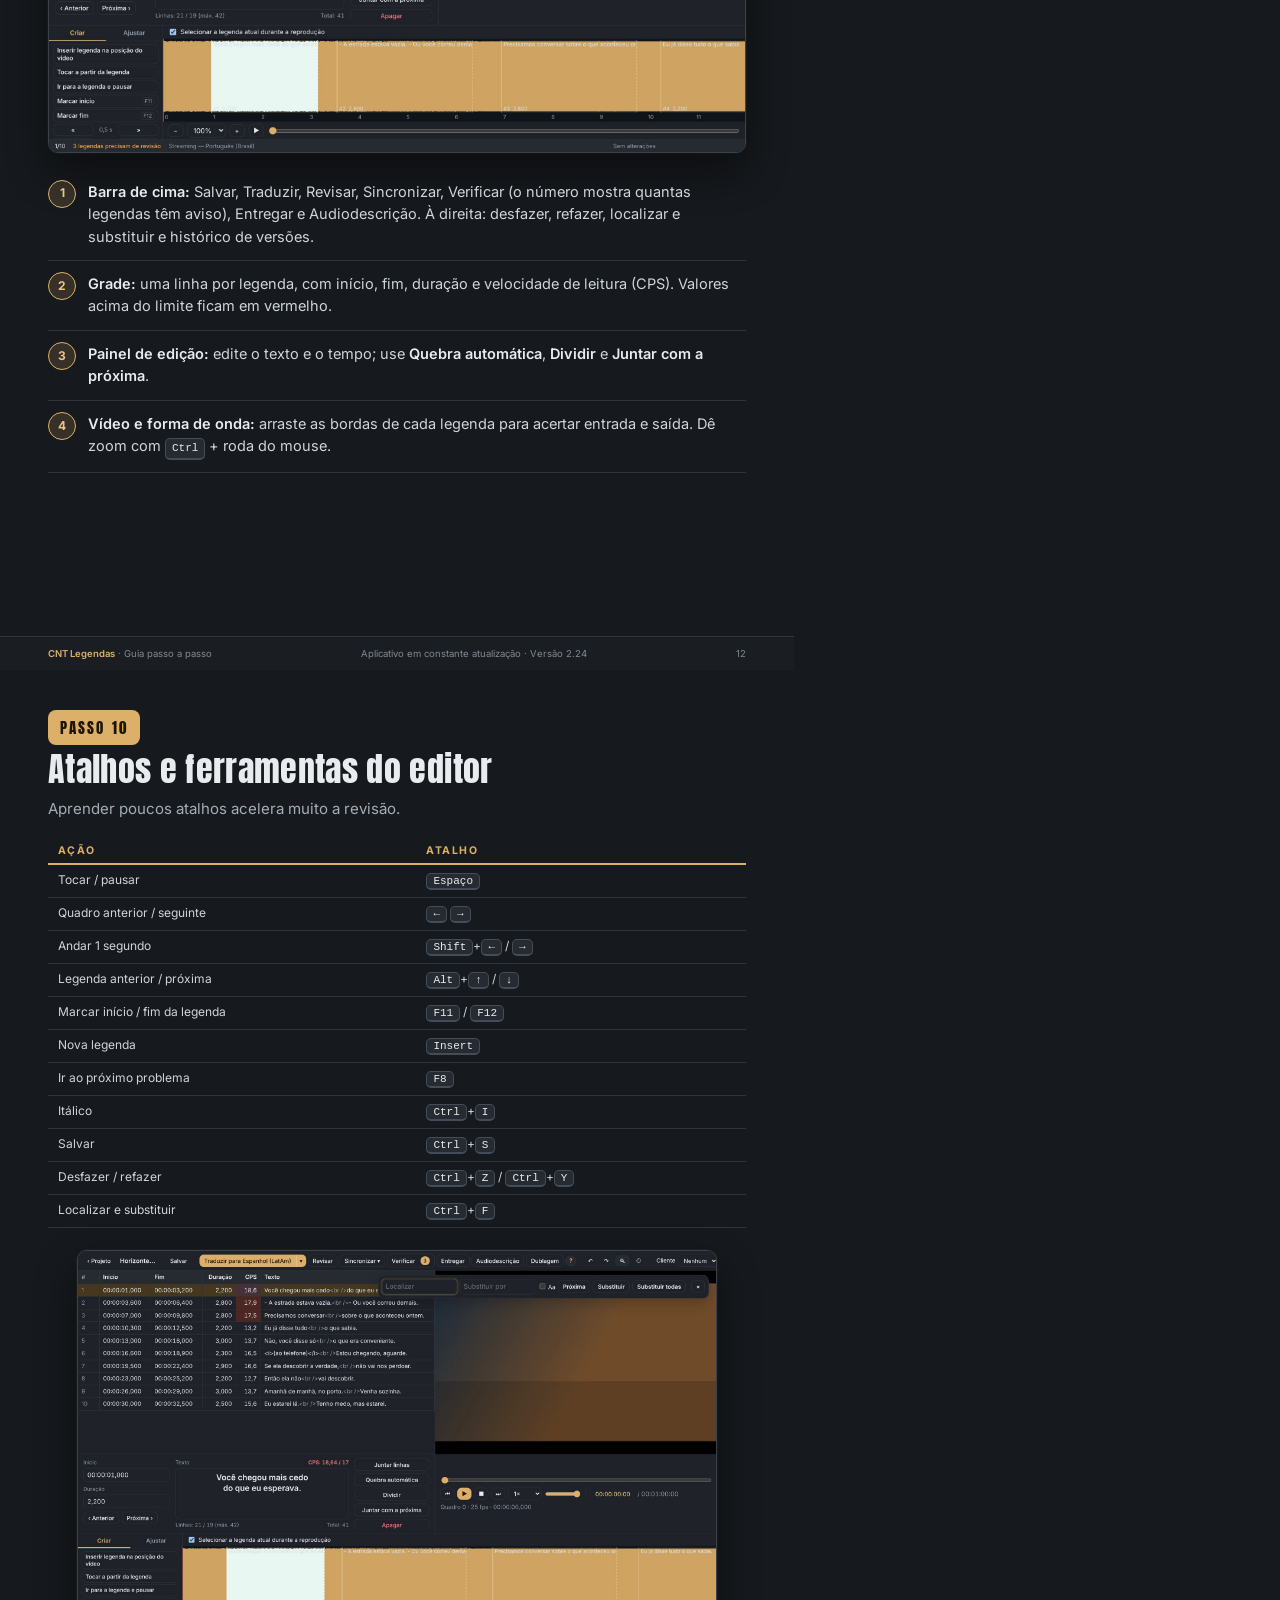
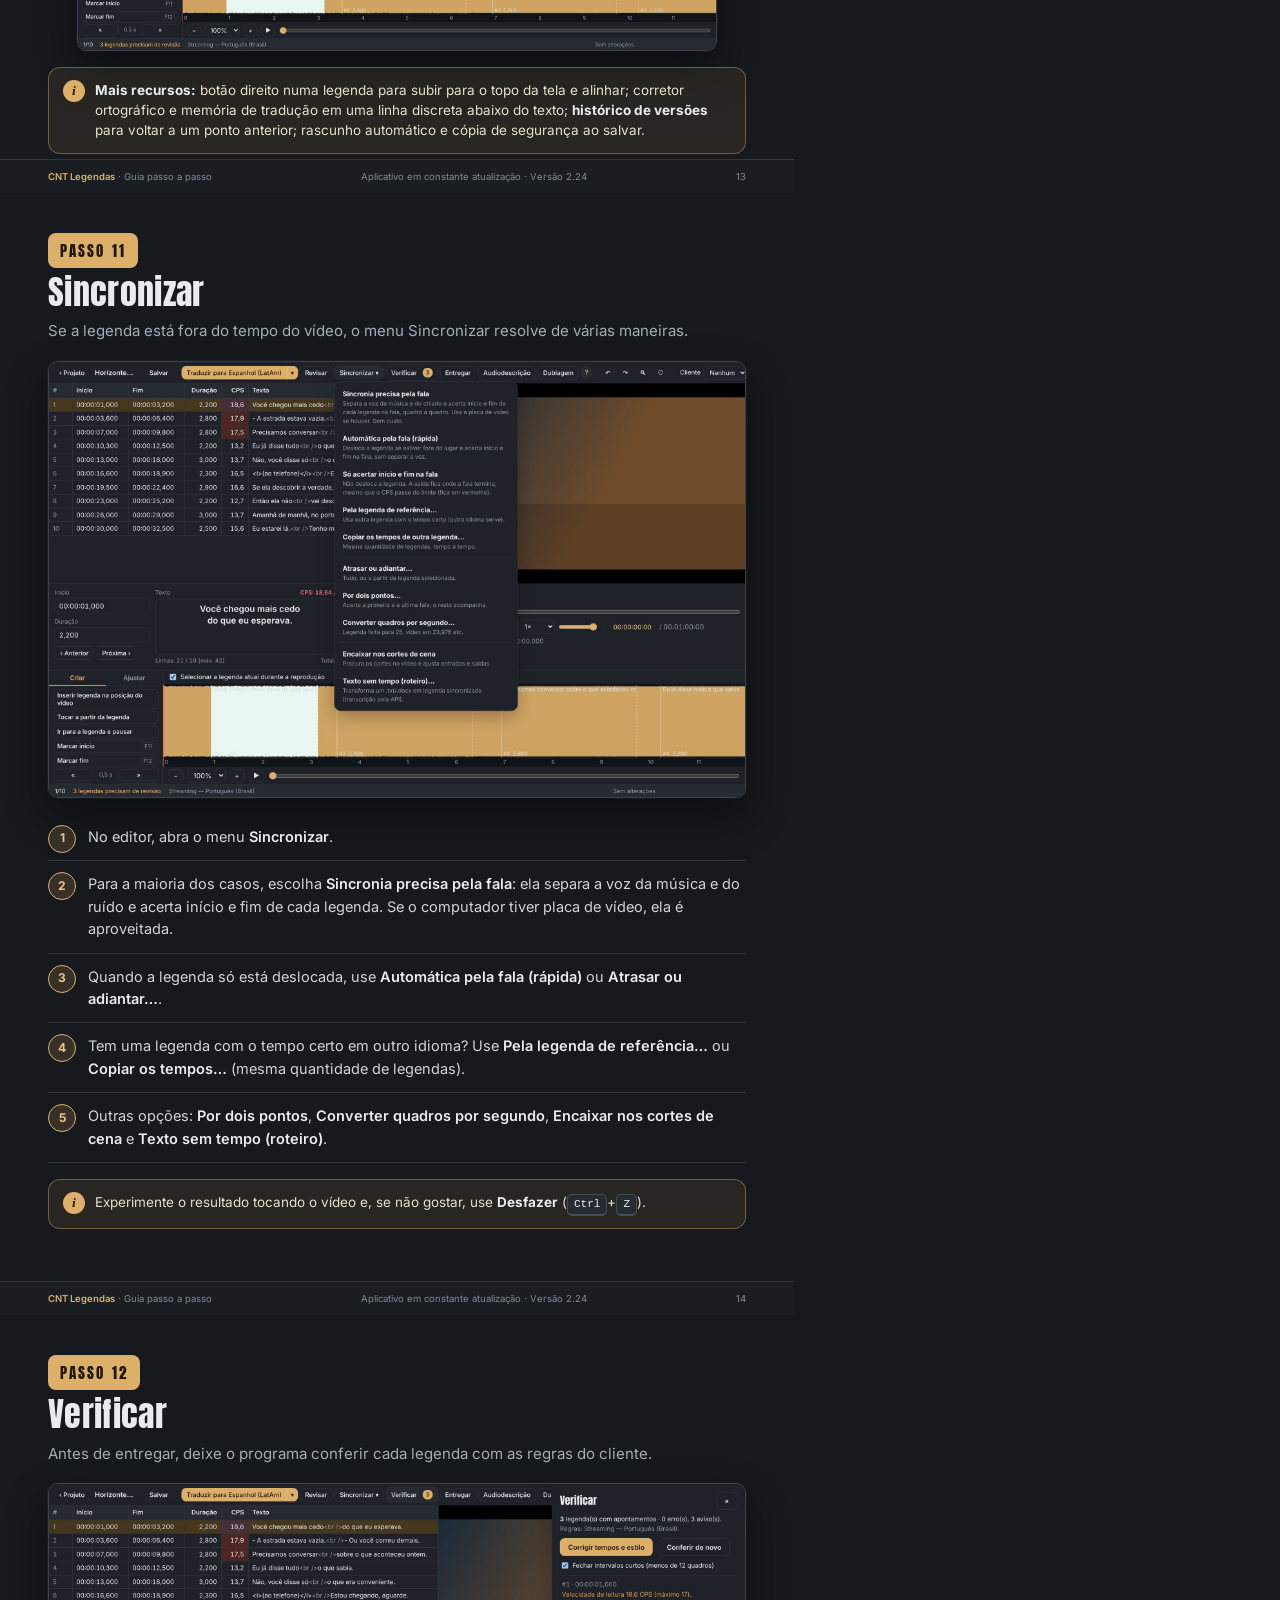
<file: materiais-comerciais/_fonte/tutorial.html>
<!doctype html><html lang="pt-BR"><head><meta charset="utf-8"><title>CNT Legendas — Guia do usuário</title><link rel="stylesheet" href="base.css"><style>
@page{size:210mm 297mm;margin:0}
.pg{width:210mm;height:297mm}
.in{position:absolute;inset:0 0 34px 0;padding:40px 48px 0}
.hd{display:flex;align-items:center;gap:14px;margin-bottom:6px}
.pn{font-family:Anton;font-size:15px;letter-spacing:.14em;color:var(--on);background:var(--accent);border-radius:8px;padding:6px 12px;white-space:nowrap}
h2{font-size:34px;margin:0}
.lead{font-size:15px;line-height:1.55;color:var(--muted);margin:10px 0 18px}
.st{list-style:none;counter-reset:s;margin-top:16px}
.st li{counter-increment:s;position:relative;padding:12px 0 12px 40px;font-size:14.5px;line-height:1.55;color:#cfd5db;border-bottom:1px solid var(--line)}
.st li:before{content:counter(s);position:absolute;left:0;top:11px;width:26px;height:26px;border-radius:50%;background:rgba(221,176,106,.16);border:1.5px solid var(--accent);color:var(--accent2);font-weight:700;font-size:12px;display:flex;align-items:center;justify-content:center}
.st b{color:var(--ink);font-weight:600}
.dica{margin-top:16px;border-radius:12px;padding:12px 16px 12px 46px;position:relative;font-size:13.5px;line-height:1.5;background:rgba(221,176,106,.09);border:1px solid rgba(221,176,106,.4);color:#e8dfcb}
.dica:before{content:'i';position:absolute;left:14px;top:12px;width:22px;height:22px;border-radius:50%;background:var(--accent);color:var(--on);font-weight:700;display:flex;align-items:center;justify-content:center;font-family:Georgia,serif;font-style:italic}
.dica.aviso{background:rgba(240,160,75,.09);border-color:rgba(240,160,75,.45);color:#f0dcc3}.dica.aviso:before{content:'!';background:var(--warn);font-style:normal}
.dica b{color:var(--ink)}
.cover{background:radial-gradient(800px 600px at 90% 95%,rgba(221,176,106,.18),transparent 60%),linear-gradient(160deg,#14171b,#1b2027 60%,#241f17)}
.k{display:inline-block;font-family:'JetBrains Mono',monospace;font-size:11px;background:var(--panel2);border:1px solid #444c57;border-bottom-width:2px;border-radius:5px;padding:1px 6px;color:var(--ink)}
table{border-collapse:collapse;width:100%;margin-top:10px}
th{text-align:left;font-size:10.5px;letter-spacing:.14em;text-transform:uppercase;color:var(--accent);padding:6px 10px;border-bottom:2px solid var(--accent)}
td{font-size:12px;padding:7px 10px;border-bottom:1px solid var(--line);color:#cfd5db;vertical-align:top}
.faq h3{font-family:Inter;font-weight:700;font-size:14px;color:var(--ink);margin-top:14px}
.faq p{font-size:12.5px;line-height:1.55;color:var(--muted);margin-top:3px}
.toc{list-style:none;margin-top:12px;columns:1}
.toc li{display:flex;gap:12px;padding:8px 0;border-bottom:1px solid var(--line);font-size:13.5px;align-items:baseline}
.toc li span:first-child{font-family:Anton;color:var(--accent);width:30px;font-size:16px}
.toc li span:last-child{margin-left:auto;color:var(--muted);font-size:12px}
.chk{list-style:none}.chk li{font-size:13.5px;line-height:1.5;padding:9px 0 9px 30px;position:relative;border-bottom:1px solid var(--line);color:#cfd5db}
.chk li:before{content:'✓';position:absolute;left:2px;top:9px;color:var(--accent);font-weight:700}
.chk b{color:var(--ink)}
</style></head><body><section class="pg cover" style=""><div style="position:absolute;left:56px;top:60px;width:190px"><img src="../img/logo.png" alt="CNT Legendas"></div>
<div style="position:absolute;left:56px;top:270px;width:600px"><div class="eyebrow">Guia do usuário</div>
<h1 style="font-size:66px;margin:18px 0 20px">Do primeiro clique à <span class="gold">entrega</span>.</h1>
<p class="lead" style="font-size:16px">Passo a passo para instalar, ativar e usar o CNT Legendas: traduzir, revisar, sincronizar, verificar e entregar suas legendas.</p>
<div style="margin-top:22px"><span class="tag">Versão 2.24 · Aplicativo em constante atualização</span></div></div>
<div style="position:absolute;left:150px;top:690px;width:560px;transform:rotate(-3deg)"><div class="shot" style=""><img src="../img/projeto.jpg"></div></div>
<div style="position:absolute;left:230px;top:850px;width:520px;transform:rotate(2deg)"><div class="shot" style=""><img src="../img/editor.jpg"></div></div>
<div class="foot"><span><b>CNT Legendas</b> · Guia passo a passo</span><span>legendas.cntoficial.com.br</span><span></span></div></section><section class="pg " style=""><div class="in"><div class="eyebrow">Sumário</div><h2 style="margin-top:6px">O que você vai aprender</h2>
<p class="lead">Siga na ordem na primeira vez. Depois, use o sumário para ir direto ao assunto. As telas mostradas são do programa real, com dados de exemplo.</p>
<ul class="toc"><li><span>1</span><span style="margin-left:0;color:var(--ink);font-size:14px">Antes de começar</span><span>pág. 3</span></li><li><span>2</span><span style="margin-left:0;color:var(--ink);font-size:14px">Instalar o programa</span><span>pág. 4</span></li><li><span>3</span><span style="margin-left:0;color:var(--ink);font-size:14px">Primeira abertura</span><span>pág. 5</span></li><li><span>4</span><span style="margin-left:0;color:var(--ink);font-size:14px">Ativar a licença</span><span>pág. 6</span></li><li><span>5</span><span style="margin-left:0;color:var(--ink);font-size:14px">Configurar a tradução</span><span>pág. 7</span></li><li><span>6</span><span style="margin-left:0;color:var(--ink);font-size:14px">Cliente, glossário e seu nome</span><span>pág. 8</span></li><li><span>7</span><span style="margin-left:0;color:var(--ink);font-size:14px">Criar um novo trabalho</span><span>pág. 9</span></li><li><span>8</span><span style="margin-left:0;color:var(--ink);font-size:14px">Trabalhar no projeto</span><span>pág. 10</span></li><li><span>9</span><span style="margin-left:0;color:var(--ink);font-size:14px">Traduzir</span><span>pág. 11</span></li><li><span>10</span><span style="margin-left:0;color:var(--ink);font-size:14px">Conhecer o editor</span><span>pág. 12</span></li><li><span>11</span><span style="margin-left:0;color:var(--ink);font-size:14px">Sincronizar</span><span>pág. 14</span></li><li><span>12</span><span style="margin-left:0;color:var(--ink);font-size:14px">Verificar</span><span>pág. 15</span></li><li><span>13</span><span style="margin-left:0;color:var(--ink);font-size:14px">Entregar</span><span>pág. 16</span></li><li><span>14</span><span style="margin-left:0;color:var(--ink);font-size:14px">Relatórios</span><span>pág. 17</span></li><li><span>15</span><span style="margin-left:0;color:var(--ink);font-size:14px">Legenda ao vivo</span><span>pág. 18</span></li><li><span>16</span><span style="margin-left:0;color:var(--ink);font-size:14px">Audiodescrição</span><span>pág. 19</span></li><li><span>17</span><span style="margin-left:0;color:var(--ink);font-size:14px">Atualizações e suporte</span><span>pág. 20</span></li><li><span>18</span><span style="margin-left:0;color:var(--ink);font-size:14px">Perguntas frequentes</span><span>pág. 21</span></li></ul></div><div class="foot"><span><b>CNT Legendas</b> · Guia passo a passo</span><span>Aplicativo em constante atualização · Versão 2.24</span><span>2</span></div></section><section class="pg " style=""><div class="in"><div class="hd"><span class="pn">PASSO 1</span></div><h2>Antes de começar</h2>
<p class="lead">Separe o que você vai precisar. Leva poucos minutos.</p>
<ul class="chk">
<li><b>Um computador com Windows 10 ou 11 de 64 bits.</b> Também há versão para Mac (chip Apple) e para Linux.</li>
<li><b>Internet</b> para instalar, ativar a licença, atualizar o programa e usar a tradução por IA.</li>
<li><b>Código de ativação</b> da sua licença (CNTL-XXXX-XXXX-XXXX-XXXX), enviado por e-mail depois da compra. Cada código ativa um computador.</li>
<li><b>Um jeito de traduzir:</b> a chave de um serviço de IA (tradução automática) <b>ou</b> uma conta de assistente de IA no navegador (o programa guia o copiar e colar, sem API).</li>
<li><b>Uma pasta</b> para guardar seus trabalhos (pode ser uma pasta já existente, sincronizada ou de rede).</li>
<li><b>Os arquivos do cliente:</b> legenda (.srt) e, se tiver, o vídeo do episódio.</li>
</ul>
<div class="dica" style="margin-top:22px"><b>Quer só testar?</b> Todo programa baixado tem 24 horas de avaliação com tudo liberado. Depois, ele passa ao modo grátis: você continua criando projetos e traduzindo à mão. Para voltar a usar IA, sincronia e relatórios, ative um código.</div>
<div style="margin-top:26px;width:520px;margin-left:auto;margin-right:auto"><div class="shot" style=""><img src="../img/licenca.jpg"></div></div>
</div><div class="foot"><span><b>CNT Legendas</b> · Guia passo a passo</span><span>Aplicativo em constante atualização · Versão 2.24</span><span>3</span></div></section><section class="pg " style=""><div class="in"><div class="hd"><span class="pn">PASSO 2</span></div><h2>Instalar o programa</h2>
<p class="lead">A instalação é feita uma única vez. Depois, o programa se atualiza sozinho.</p>
<ol class="st">
<li><b>Baixe o instalador</b> na página legendas.cntoficial.com.br. O arquivo se chama <span class="k">Instalador_CNT_Legendas_&lt;versão&gt;.exe</span>.</li>
<li><b>Dê dois cliques no arquivo.</b> O Windows pede permissão de administrador, porque o programa é instalado para todos os perfis do computador. Clique em <b>Sim</b>.</li>
<li><b>Avance</b> pelas telas do instalador e conclua. Não há nada para instalar à parte: tudo o que o programa precisa já vem junto.</li>
<li><b>Abra pelo atalho “CNT Legendas”</b>, no menu Iniciar ou na área de trabalho. Sempre abra por ele: a página do programa só abre pelo atalho, por segurança.</li>
</ol>
<div class="dica"><b>Mac e Linux:</b> no Mac (chip Apple), abra o arquivo .dmg e arraste o programa para Aplicativos; na primeira vez, use o botão direito do mouse &gt; Abrir. No Linux, use o pacote .AppImage ou .tar.gz. Nos dois, o programa abre no navegador padrão.</div>
<div class="dica aviso"><b>Se o Windows mostrar um aviso de segurança</b> ao abrir o instalador, confirme que o arquivo veio da nossa página e escolha continuar. Em caso de dúvida, fale com a equipe antes de instalar.</div>
<div style="margin-top:26px;display:grid;grid-template-columns:repeat(4,1fr);gap:12px">
<div class="card" style="text-align:center;padding:16px 10px"><div style="font-family:Anton;font-size:34px;color:var(--accent)">1</div><div style="font-size:12px;color:var(--muted);margin-top:4px">Baixar</div></div><div class="card" style="text-align:center;padding:16px 10px"><div style="font-family:Anton;font-size:34px;color:var(--accent)">2</div><div style="font-size:12px;color:var(--muted);margin-top:4px">Permitir</div></div><div class="card" style="text-align:center;padding:16px 10px"><div style="font-family:Anton;font-size:34px;color:var(--accent)">3</div><div style="font-size:12px;color:var(--muted);margin-top:4px">Avançar</div></div><div class="card" style="text-align:center;padding:16px 10px"><div style="font-family:Anton;font-size:34px;color:var(--accent)">4</div><div style="font-size:12px;color:var(--muted);margin-top:4px">Abrir</div></div></div>
</div><div class="foot"><span><b>CNT Legendas</b> · Guia passo a passo</span><span>Aplicativo em constante atualização · Versão 2.24</span><span>4</span></div></section><section class="pg " style=""><div class="in"><div class="hd"><span class="pn">PASSO 3</span></div><h2>Primeira abertura</h2><p class="lead">Ao abrir pela primeira vez, o programa precisa de internet para registrar a avaliação gratuita de 24 horas.</p><div style="width:698px;margin:0 auto"><div class="shot" style=""><img src="../img/inicio.jpg"></div></div><ol class="st"><li><b>Abra o CNT Legendas</b> pelo atalho. Uma janela própria se abre, sem abas e sem barra de endereço.</li><li><b>Escolha a pasta dos trabalhos</b> (“Onde ficam os seus trabalhos?”) e clique em <b>Usar esta pasta</b>. Dentro dela, o programa cria uma pasta por mês e, dentro do mês, uma por projeto.</li><li>Se a pasta já tiver os seus meses, os trabalhos que estão lá <b>aparecem automaticamente</b>. Nada é movido nem apagado.</li><li>Você chega à tela <b>Início</b>. O menu à esquerda tem: Início, Editor, Ao vivo, Relatórios e Configurações. No canto superior direito, você escolhe o tema (escuro, claro ou automático).</li></ol><div class="dica">Em cada tela, o botão <b>“?”</b> abre uma dica curta que explica o que é, quando usar e o que acontece com os arquivos.</div></div><div class="foot"><span><b>CNT Legendas</b> · Guia passo a passo</span><span>Aplicativo em constante atualização · Versão 2.24</span><span>5</span></div></section><section class="pg " style=""><div class="in"><div class="hd"><span class="pn">PASSO 4</span></div><h2>Ativar a licença</h2><p class="lead">Depois da compra, você recebe um código por e-mail. Ele ativa um computador.</p><div style="width:698px;margin:0 auto"><div class="shot" style=""><img src="../img/licenca.jpg"></div></div><ol class="st"><li>Abra <b>Configurações</b> e, na linha <b>Licença</b>, clique em <b>Ver</b>.</li><li>Cole o <b>código de ativação</b> (CNTL-XXXX-XXXX-XXXX-XXXX) no campo.</li><li>Clique em <b>Ativar</b>. O computador precisa estar conectado à internet.</li><li>A janela passa a mostrar o plano e a validade. Se algo não atualizar, use <b>Conferir de novo</b>.</li></ol><div class="dica">O código é de <b>uso único</b> e fica ligado a este computador. Para trocar de computador, libere a vaga na área do cliente, no site.</div><div class="dica aviso">Se a avaliação terminar antes de você ativar, o programa continua abrindo no <b>modo grátis</b> (projetos e tradução à mão). Ao ativar, os recursos voltam na hora.</div></div><div class="foot"><span><b>CNT Legendas</b> · Guia passo a passo</span><span>Aplicativo em constante atualização · Versão 2.24</span><span>6</span></div></section><section class="pg " style=""><div class="in"><div class="hd"><span class="pn">PASSO 5</span></div><h2>Configurar a tradução</h2><p class="lead">Escolha como o programa vai traduzir: pela API de um serviço de IA ou pelo seu assistente de IA, sem API.</p><div style="width:698px;margin:0 auto"><div class="shot" style=""><img src="../img/configuracoes2.jpg"></div></div><ol class="st"><li>Em <b>Configurações</b>, procure a linha <b>Tradução automática</b> e clique em <b>Configurar</b>.</li><li><b>Opção 1: pelo seu assistente de IA (sem custo de API).</b> Não precisa configurar nada aqui. Na hora de traduzir, o programa copia cada parte do texto, você cola no assistente e traz a resposta de volta.</li><li><b>Opção 2: pela API.</b> Escolha o serviço de IA, cole a <b>chave</b> e clique em <b>Salvar e testar</b>. Depois escolha o modelo na lista.</li><li>A chave fica guardada no <b>cofre de senhas do computador</b>, nunca em arquivo. O custo da IA é cobrado pelo próprio serviço, na sua conta.</li></ol><div class="dica">Antes de cada tradução pela API, o programa mostra uma <b>estimativa de custo</b>. Em “Avançado” você acerta modelos e preços.</div></div><div class="foot"><span><b>CNT Legendas</b> · Guia passo a passo</span><span>Aplicativo em constante atualização · Versão 2.24</span><span>7</span></div></section><section class="pg " style=""><div class="in"><div class="hd"><span class="pn">PASSO 6</span></div><h2>Cliente, glossário e seu nome</h2><p class="lead">Deixe o programa conhecer o jeito de cada cliente. Você faz isso uma vez, e vale para todos os trabalhos.</p><div style="width:698px;margin:0 auto"><div class="shot" style=""><img src="../img/configuracoes.jpg"></div></div><ol class="st"><li><b>Seu nome na legenda:</b> digite como você assina e clique em <b>Salvar</b>. Ele pode entrar como assinatura no fim da legenda, na hora de entregar.</li><li><b>Clientes:</b> cadastre cada cliente, escolha o <b>perfil de regras</b> dele (limites de caracteres, velocidade de leitura, estilo) e, se houver, o glossário e as instruções específicas.</li><li><b>Glossário geral:</b> termos que valem em todos os trabalhos. O glossário do cliente e o do projeto (menu “⋯” do projeto) ficam nas telas deles. <b>O mais específico vale.</b></li><li><b>Formato de entrega:</b> .srt é o padrão. Cliente e projeto podem usar outro (.vtt, .ttml ou .ass).</li></ol><div class="dica">Perfis de clientes com manual próprio são arquivos: use <b>Perfis de regras &gt; Importar perfis</b> para trazê-los e <b>Exportar</b> para fazer cópia.</div></div><div class="foot"><span><b>CNT Legendas</b> · Guia passo a passo</span><span>Aplicativo em constante atualização · Versão 2.24</span><span>8</span></div></section><section class="pg " style=""><div class="in"><div class="hd"><span class="pn">PASSO 7</span></div><h2>Criar um novo trabalho</h2><p class="lead">Três perguntas e o programa organiza tudo.</p><div style="width:698px;margin:0 auto"><div class="shot" style=""><img src="../img/novo-trabalho.jpg"></div></div><ol class="st"><li>Na tela <b>Início</b>, clique em <b>Novo trabalho</b>.</li><li><b>1. O que você vai fazer:</b> Traduzir uma legenda (o mais comum), Legendar um vídeo (o programa escreve a legenda a partir da fala) ou Acertar o tempo (legenda fora do tempo do vídeo).</li><li><b>2. Para quem e qual episódio:</b> escolha o cliente, o projeto (ou crie um novo, como filme ou série), temporada e episódio, o idioma do original e o idioma de destino. Se quiser, defina o prazo em <b>Entregar até</b>.</li><li><b>3. Arquivos:</b> escolha a legenda do cliente (.srt) e, se tiver, o vídeo para conferir.</li><li>Clique em <b>Criar e abrir no editor</b>.</li></ol><div class="dica">Os arquivos são <b>copiados</b> para a pasta do episódio. Os seus originais continuam onde estão, intactos.</div></div><div class="foot"><span><b>CNT Legendas</b> · Guia passo a passo</span><span>Aplicativo em constante atualização · Versão 2.24</span><span>9</span></div></section><section class="pg " style=""><div class="in"><div class="hd"><span class="pn">PASSO 8</span></div><h2>Trabalhar no projeto</h2><p class="lead">Cada episódio passa pela mesma trilha: Arquivos, Traduzir, Revisar e Entregar.</p><div style="width:698px;margin:0 auto"><div class="shot" style=""><img src="../img/projeto.jpg"></div></div><ol class="st"><li>Abra o projeto pelo <b>Início</b>. A tela mostra um cartão por episódio, com a trilha de quatro passos e o <b>próximo passo</b>.</li><li>Para acrescentar mais episódios, use <b>+ Episódios</b> (por exemplo “7-12”, ou “1, 7”).</li><li>O botão em destaque faz a ação seguinte: <b>Pôr arquivos</b>, <b>Traduzir</b>, etc. O menu <b>⋯</b> abre as outras opções do episódio, como título e prazo.</li><li><b>Abrir a pasta</b> leva você à pasta do projeto no Windows. <b>Mais</b> traz glossário do projeto, situação (novo, em andamento, finalizado) e o relatório.</li></ol><div class="dica">No Início, o atalho <b>“Continuar de onde parou”</b> reabre o último episódio em que você trabalhou.</div></div><div class="foot"><span><b>CNT Legendas</b> · Guia passo a passo</span><span>Aplicativo em constante atualização · Versão 2.24</span><span>10</span></div></section><section class="pg " style=""><div class="in"><div class="hd"><span class="pn">PASSO 9</span></div><h2>Traduzir</h2><p class="lead">No editor, clique em Traduzir. A legenda original nunca é alterada: a tradução vira um arquivo novo ao lado dela.</p><div style="width:698px;margin:0 auto"><div class="shot" style=""><img src="../img/traduzir.jpg"></div></div><ol class="st"><li>No cartão do episódio, clique em <b>Traduzir</b>, ou use o botão <b>Traduzir para …</b> na barra do editor.</li><li>Escolha o jeito: <b>Pelo meu assistente de IA</b> (sem custo) ou <b>Automática (API)</b>. Confira os idiomas <b>De</b> e <b>Para</b> (o botão ⇄ inverte), o cliente e o perfil de regras.</li><li><b>Automática:</b> clique em <b>Começar</b> e acompanhe o progresso. Se parar no meio, é só recomeçar: ele retoma do ponto em que estava.</li><li><b>Pelo assistente de IA:</b> clique em <b>Copiar parte 1 e abrir o assistente</b>, comece uma <b>conversa nova</b>, cole com <span class="k">Ctrl</span>+<span class="k">V</span> e envie. Copie o bloco de código da resposta e cole na caixa do programa.</li><li>O programa confere a resposta e pede só o que faltou. Repita para as próximas partes (cada parte tem até 100 legendas). No fim, a tradução abre no editor, com a coluna <b>Original</b> ao lado.</li></ol><div class="dica">Para revisar uma legenda <b>no mesmo idioma</b> (ortografia, gramática, pontuação e velocidade de leitura), use o botão <b>Revisar</b>: o resultado sai como “… (revisada).srt”.</div></div><div class="foot"><span><b>CNT Legendas</b> · Guia passo a passo</span><span>Aplicativo em constante atualização · Versão 2.24</span><span>11</span></div></section><section class="pg " style=""><div class="in"><div class="hd"><span class="pn">PASSO 10</span></div><h2>Conhecer o editor</h2>
<p class="lead">É onde você revisa e ajusta. Tudo o que importa fica numa tela só.</p>
<div style="width:698px;margin:0 auto"><div class="shot" style=""><img src="../img/editor.jpg"></div></div>
<ol class="st">
<li><b>Barra de cima:</b> Salvar, Traduzir, Revisar, Sincronizar, Verificar (o número mostra quantas legendas têm aviso), Entregar e Audiodescrição. À direita: desfazer, refazer, localizar e substituir e histórico de versões.</li>
<li><b>Grade:</b> uma linha por legenda, com início, fim, duração e velocidade de leitura (CPS). Valores acima do limite ficam em vermelho.</li>
<li><b>Painel de edição:</b> edite o texto e o tempo; use <b>Quebra automática</b>, <b>Dividir</b> e <b>Juntar com a próxima</b>.</li>
<li><b>Vídeo e forma de onda:</b> arraste as bordas de cada legenda para acertar entrada e saída. Dê zoom com <span class="k">Ctrl</span> + roda do mouse.</li>
</ol></div><div class="foot"><span><b>CNT Legendas</b> · Guia passo a passo</span><span>Aplicativo em constante atualização · Versão 2.24</span><span>12</span></div></section><section class="pg " style=""><div class="in"><div class="hd"><span class="pn">PASSO 10</span></div><h2>Atalhos e ferramentas do editor</h2>
<p class="lead">Aprender poucos atalhos acelera muito a revisão.</p>
<table><tr><th>Ação</th><th>Atalho</th></tr>
<tr><td>Tocar / pausar</td><td><span class="k">Espaço</span></td></tr>
<tr><td>Quadro anterior / seguinte</td><td><span class="k">←</span> <span class="k">→</span></td></tr>
<tr><td>Andar 1 segundo</td><td><span class="k">Shift</span>+<span class="k">←</span> / <span class="k">→</span></td></tr>
<tr><td>Legenda anterior / próxima</td><td><span class="k">Alt</span>+<span class="k">↑</span> / <span class="k">↓</span></td></tr>
<tr><td>Marcar início / fim da legenda</td><td><span class="k">F11</span> / <span class="k">F12</span></td></tr>
<tr><td>Nova legenda</td><td><span class="k">Insert</span></td></tr>
<tr><td>Ir ao próximo problema</td><td><span class="k">F8</span></td></tr>
<tr><td>Itálico</td><td><span class="k">Ctrl</span>+<span class="k">I</span></td></tr>
<tr><td>Salvar</td><td><span class="k">Ctrl</span>+<span class="k">S</span></td></tr>
<tr><td>Desfazer / refazer</td><td><span class="k">Ctrl</span>+<span class="k">Z</span> / <span class="k">Ctrl</span>+<span class="k">Y</span></td></tr>
<tr><td>Localizar e substituir</td><td><span class="k">Ctrl</span>+<span class="k">F</span></td></tr></table>
<div style="width:640px;margin:22px auto 0"><div class="shot" style=""><img src="../img/localizar.jpg"></div></div>
<div class="dica" style="margin-top:16px"><b>Mais recursos:</b> botão direito numa legenda para subir para o topo da tela e alinhar; corretor ortográfico e memória de tradução em uma linha discreta abaixo do texto; <b>histórico de versões</b> para voltar a um ponto anterior; rascunho automático e cópia de segurança ao salvar.</div>
</div><div class="foot"><span><b>CNT Legendas</b> · Guia passo a passo</span><span>Aplicativo em constante atualização · Versão 2.24</span><span>13</span></div></section><section class="pg " style=""><div class="in"><div class="hd"><span class="pn">PASSO 11</span></div><h2>Sincronizar</h2><p class="lead">Se a legenda está fora do tempo do vídeo, o menu Sincronizar resolve de várias maneiras.</p><div style="width:698px;margin:0 auto"><div class="shot" style=""><img src="../img/sincronizar.jpg"></div></div><ol class="st"><li>No editor, abra o menu <b>Sincronizar</b>.</li><li>Para a maioria dos casos, escolha <b>Sincronia precisa pela fala</b>: ela separa a voz da música e do ruído e acerta início e fim de cada legenda. Se o computador tiver placa de vídeo, ela é aproveitada.</li><li>Quando a legenda só está deslocada, use <b>Automática pela fala (rápida)</b> ou <b>Atrasar ou adiantar…</b>.</li><li>Tem uma legenda com o tempo certo em outro idioma? Use <b>Pela legenda de referência…</b> ou <b>Copiar os tempos…</b> (mesma quantidade de legendas).</li><li>Outras opções: <b>Por dois pontos</b>, <b>Converter quadros por segundo</b>, <b>Encaixar nos cortes de cena</b> e <b>Texto sem tempo (roteiro)</b>.</li></ol><div class="dica">Experimente o resultado tocando o vídeo e, se não gostar, use <b>Desfazer</b> (<span class="k">Ctrl</span>+<span class="k">Z</span>).</div></div><div class="foot"><span><b>CNT Legendas</b> · Guia passo a passo</span><span>Aplicativo em constante atualização · Versão 2.24</span><span>14</span></div></section><section class="pg " style=""><div class="in"><div class="hd"><span class="pn">PASSO 12</span></div><h2>Verificar</h2><p class="lead">Antes de entregar, deixe o programa conferir cada legenda com as regras do cliente.</p><div style="width:698px;margin:0 auto"><div class="shot" style=""><img src="../img/verificar.jpg"></div></div><ol class="st"><li>Clique em <b>Verificar</b>. O número no botão é a quantidade de legendas com apontamento.</li><li>O painel à direita lista, por legenda, os <b>erros</b> (por exemplo, linhas demais ou sobreposição) e os <b>avisos</b> (velocidade de leitura, duração, intervalo).</li><li>Clique em <b>Corrigir tempos e estilo</b> para aplicar os ajustes automáticos. A opção <b>Fechar intervalos curtos</b> encadeia legendas muito próximas.</li><li>Para o que sobrar, clique na legenda indicada, ajuste, e use <b>Conferir de novo</b>. A tecla <span class="k">F8</span> pula para o próximo problema.</li></ol><div class="dica">Os avisos são <b>sugestões</b>: a decisão final é sua. As regras vêm do perfil do cliente escolhido (mostrado na barra de baixo do editor).</div></div><div class="foot"><span><b>CNT Legendas</b> · Guia passo a passo</span><span>Aplicativo em constante atualização · Versão 2.24</span><span>15</span></div></section><section class="pg " style=""><div class="in"><div class="hd"><span class="pn">PASSO 13</span></div><h2>Entregar</h2><p class="lead">Quando estiver pronto, gere o arquivo no formato e no nome que o cliente espera.</p><div style="width:698px;margin:0 auto"><div class="shot" style=""><img src="../img/entregar.jpg"></div></div><ol class="st"><li>Clique em <b>Entregar</b>.</li><li>Confira o <b>nome do arquivo</b> e o <b>formato</b> (.srt, .vtt, .ttml ou .ass). O formato padrão vem das Configurações, mas cliente e projeto podem ter o seu.</li><li>Veja a <b>pasta</b> de destino. Por padrão, é a pasta <b>Entrega</b> dentro do episódio. Use <b>Escolher</b> para mudar.</li><li>Se quiser, marque <b>Assinatura no fim</b> e informe o nome em “Tradução”. Marque também <b>Salvar o relatório de verificação (.qc.txt)</b>.</li><li>Se houver apontamentos, o programa avisa e oferece <b>Ver antes de entregar</b>. Clique em <b>Entregar</b> para finalizar.</li></ol><div class="dica">Depois de entregar, volte ao projeto e marque o episódio como <b>finalizado</b>. Você pode reabrir a qualquer momento.</div></div><div class="foot"><span><b>CNT Legendas</b> · Guia passo a passo</span><span>Aplicativo em constante atualização · Versão 2.24</span><span>16</span></div></section><section class="pg " style=""><div class="in"><div class="hd"><span class="pn">PASSO 14</span></div><h2>Relatórios</h2><p class="lead">Acompanhe o que foi produzido e quanto tempo levou.</p><div style="width:698px;margin:0 auto"><div class="shot" style=""><img src="../img/relatorios.jpg"></div></div><ol class="st"><li>No menu, clique em <b>Relatórios</b>.</li><li>Use os filtros <b>De</b>, <b>Até</b>, <b>Cliente</b> e <b>Status</b> e clique em <b>Aplicar</b>.</li><li>Veja o total de projetos e episódios, vídeo legendado, <b>tempo trabalhado</b> e <b>produtividade</b> (legendas, palavras e minutos de vídeo por hora).</li><li>Mais abaixo, estão os detalhes de texto, tempo e leitura (CPS médio e máximo).</li><li>Clique em <b>Exportar planilha (CSV)</b> para levar os números ao Excel ou a outro programa de planilha.</li></ol><div class="dica">O relatório de um projeto ou episódio específico fica no menu <b>Mais</b> do projeto.</div></div><div class="foot"><span><b>CNT Legendas</b> · Guia passo a passo</span><span>Aplicativo em constante atualização · Versão 2.24</span><span>17</span></div></section><section class="pg " style=""><div class="in"><div class="hd"><span class="pn">PASSO 15</span></div><h2>Legenda ao vivo</h2><p class="lead">Gera a legenda na hora, a partir de uma entrada de áudio, com tempo para você corrigir antes de ir à tela.</p><div style="width:698px;margin:0 auto"><div class="shot" style=""><img src="../img/ao-vivo.jpg"></div></div><ol class="st"><li>No menu, clique em <b>Ao vivo</b>.</li><li>Em <b>Entrada de áudio</b>, escolha de onde vem o som (microfone, som do computador, placa de áudio, arquivo ou endereço). Defina o <b>idioma falado</b>, a <b>precisão</b> e, se quiser, a <b>tradução ao vivo</b>.</li><li>Escolha o <b>cliente</b> (para os nomes certos do glossário) e, se necessário, <b>palavras para esconder</b>.</li><li>Clique em <b>Começar</b>. As legendas entram na <b>Fila</b> e esperam alguns segundos: corrija antes que vão à tela. Para algo pronto, use <b>Texto pronto</b> e <b>Mandar</b>.</li><li>Em <b>Na tela</b>, ajuste jeito de mostrar, fundo, tamanho e posição. Copie o <b>endereço</b> para o programa de transmissão (fonte de navegador) ou clique em <b>Abrir janela de legenda</b>.</li></ol><div class="dica">Ao terminar, o programa guarda um arquivo <b>.srt do evento</b> que abre no editor para você revisar.</div></div><div class="foot"><span><b>CNT Legendas</b> · Guia passo a passo</span><span>Aplicativo em constante atualização · Versão 2.24</span><span>18</span></div></section><section class="pg " style=""><div class="in"><div class="hd"><span class="pn">PASSO 16</span></div><h2>Audiodescrição</h2><p class="lead">Crie a faixa de descrição do que se vê, respeitando os espaços sem fala.</p><div style="width:698px;margin:0 auto"><div class="shot" style=""><img src="../img/audiodescricao.jpg"></div></div><ol class="st"><li>Abra um episódio que tenha vídeo e clique em <b>Audiodescrição</b>, na barra do editor.</li><li>Clique em <b>Usar as regras de audiodescrição</b> e informe a <b>velocidade da voz</b> (palavras por minuto).</li><li>Clique em <b>Achar espaços sem fala</b>. Cada espaço vira uma <b>descrição</b> para preencher.</li><li>Em cada descrição, escreva o texto, ouça com <b>Ouvir</b> ou peça uma ideia em <b>Sugerir com IA</b>. Se preferir, grave com <b>Gravar com a minha voz</b>.</li><li>Use <b>Verificar</b> para saber se o texto cabe no tempo e, por fim, <b>Exportar…</b> (roteiro em .docx ou .txt, .ttml, faixa e áudio mixado).</li></ol><div class="dica">Sugestões da IA são um ponto de partida: leia e ajuste cada descrição antes de usar.</div></div><div class="foot"><span><b>CNT Legendas</b> · Guia passo a passo</span><span>Aplicativo em constante atualização · Versão 2.24</span><span>19</span></div></section><section class="pg " style=""><div class="in"><div class="hd"><span class="pn">PASSO 17</span></div><h2>Atualizações e suporte</h2>
<p class="lead">O CNT Legendas está em constante atualização. Você não precisa baixar nada: o programa cuida disso.</p>
<ol class="st">
<li><b>Ao abrir</b>, o programa procura a versão mais nova e mostra cada etapa: Procurando atualizações, Baixando (com barra de progresso), Instalando, uma contagem 3, 2, 1 e Reiniciando.</li>
<li><b>Depois de reabrir</b>, uma tela “Atualização concluída” lista o que mudou. Marque “Não mostrar esta tela nas próximas atualizações” se preferir; para voltar a ver, ative <b>Configurações &gt; Novidades da versão</b>.</li>
<li><b>Com o programa aberto</b>, um aviso ⚠ indica que há versão nova. O programa salva seu trabalho e reabre onde você estava.</li>
<li><b>Sem internet?</b> O programa abre normalmente com a versão que você tem.</li>
<li>Para procurar na hora: <b>Configurações &gt; Versão do programa &gt; Procurar atualização</b>.</li>
</ol>
<div style="width:560px;margin:20px auto 0"><div class="shot" style=""><img src="../img/configuracoes.jpg"></div></div>
<div class="dica" style="margin-top:18px"><b>Precisa de ajuda?</b> Em <b>Configurações &gt; Relatar um problema</b>, conte o que aconteceu e a equipe recebe na hora. Em <b>Modo de depuração e diagnóstico</b>, clique em <b>Ligar por 5 min</b>, repita o que deu errado e o programa gera um arquivo .zip na pasta Documentos para você enviar. Se aparecer um código como <b>ER-RA-101</b>, informe-o.</div>
</div><div class="foot"><span><b>CNT Legendas</b> · Guia passo a passo</span><span>Aplicativo em constante atualização · Versão 2.24</span><span>20</span></div></section><section class="pg " style=""><div class="in faq"><div class="hd"><span class="pn">PASSO 18</span></div><h2>Perguntas frequentes</h2>
<h3>Preciso de internet para trabalhar?</h3><p>Para ativar a licença, atualizar e usar a tradução por IA, sim. O programa confere a licença ao abrir; sem conexão, funciona com a última conferência por até 30 dias. A edição, a verificação e a transcrição rodam no computador.</p>
<h3>Meus arquivos originais são alterados?</h3><p>Nunca. As saídas ficam ao lado do vídeo ou na pasta do projeto, e a legenda de origem não é tocada.</p>
<h3>Onde ficam os resultados?</h3><p>Dentro da pasta do episódio, no mês correspondente. A entrega vai para a pasta “Entrega”, ou para a que você escolher.</p>
<h3>A avaliação acabou. E agora?</h3><p>O programa continua no modo grátis. Para liberar tudo de novo, ative o código em Configurações &gt; Licença.</p>
<h3>Troquei de computador. Como uso minha licença?</h3><p>Libere a vaga do computador antigo na área do cliente, no site, e ative o código no novo. O perfil na nuvem restaura suas configurações, clientes e glossários.</p>
<h3>Quanto custa a IA?</h3><p>A IA usa a sua própria chave, e o custo é cobrado pelo provedor, sem margem. Antes de traduzir, o programa mostra uma estimativa. Se preferir, traduza pelo seu assistente de IA, sem API.</p>
<h3>Posso usar legendas em vários idiomas?</h3><p>Sim, o programa trabalha com 20 idiomas e detecta o idioma da legenda automaticamente.</p>
<h3>Como sei que o programa está conectado?</h3><p>O status da conexão aparece no canto superior direito. Passe o mouse para ver o detalhe do servidor e da internet.</p>
<h3>Algo deu errado. Quem me ajuda?</h3><p>Use <b style="color:var(--ink)">Configurações &gt; Relatar um problema</b>, ou escreva pelo site legendas.cntoficial.com.br.</p>
</div><div class="foot"><span><b>CNT Legendas</b> · Guia passo a passo</span><span>Aplicativo em constante atualização · Versão 2.24</span><span>21</span></div></section><section class="pg cover" style="">
<div style="position:absolute;left:56px;top:60px;width:190px"><img src="../img/logo.png" alt="CNT Legendas"></div>
<div style="position:absolute;left:56px;top:300px;width:600px"><span class="tag">Em constante atualização</span>
<h1 style="font-size:58px;margin:18px 0 16px">Bom trabalho, e <span class="gold">boas entregas</span>.</h1>
<p class="lead" style="font-size:16px">Este guia descreve a versão 2.24. Como o programa é atualizado com frequência, algumas telas podem ficar ligeiramente diferentes em versões mais novas. Os passos continuam os mesmos.</p>
<div class="card" style="margin-top:26px;display:inline-flex;gap:14px;align-items:center;padding:14px 22px"><span style="color:var(--accent)"><svg viewBox="0 0 24 24" width="22" height="22" style="stroke:currentColor;fill:none;stroke-width:1.8;stroke-linecap:round;stroke-linejoin:round"><path d="M18 10a6 6 0 0 0-11.7-1.6A4.5 4.5 0 0 0 7 17h11a4 4 0 0 0 0-8z"/></svg></span><div><div style="font-size:10px;letter-spacing:.18em;color:var(--muted)">SITE, DOWNLOAD E ÁREA DO CLIENTE</div><div style="font-size:19px;font-weight:700">legendas.cntoficial.com.br</div></div></div></div>
<div style="position:absolute;left:120px;top:800px;width:560px;transform:rotate(-2deg)"><div class="shot" style=""><img src="../img/tema-claro.jpg"></div></div>
<div class="foot"><span><b>CNT Legendas</b> · Guia passo a passo</span><span>legendas.cntoficial.com.br</span><span></span></div></section></body></html>
</file>
<file: materiais-comerciais/_fonte/base.css>
@font-face{font-family:Anton;src:url(../fontes/anton-400.woff2);font-weight:400}
@font-face{font-family:Inter;src:url(../fontes/inter-400.woff2);font-weight:400}
@font-face{font-family:Inter;src:url(../fontes/inter-500.woff2);font-weight:500}
@font-face{font-family:Inter;src:url(../fontes/inter-600.woff2);font-weight:600}
@font-face{font-family:Inter;src:url(../fontes/inter-700.woff2);font-weight:700}
:root{--bg:#16191D;--side:#1A1E23;--panel:#1F2329;--panel2:#262B32;--ink:#E9ECEF;--muted:#A3ADB8;--line:#2F353D;
--accent:#DDB06A;--accent2:#EBC587;--on:#1F1606;--ok:#52C88E;--info:#5BA8E8;--violet:#A98BF0;--warn:#F0A04B}
*{box-sizing:border-box;margin:0;padding:0}
html,body{background:var(--bg);color:var(--ink);font-family:Inter,system-ui,sans-serif;-webkit-print-color-adjust:exact;print-color-adjust:exact}
h1,h2,h3{font-family:Anton,Impact,sans-serif;font-weight:400;letter-spacing:.01em;line-height:1.05}
.pg{position:relative;overflow:hidden;page-break-after:always;break-after:page;background:var(--bg)}
.pg:last-child{page-break-after:auto;break-after:auto}
.shot{border-radius:10px;border:1px solid #3a414b;overflow:hidden;box-shadow:0 18px 40px rgba(0,0,0,.45),0 0 0 1px rgba(255,255,255,.03)}
.shot img{display:block;width:100%}
.gold{color:var(--accent)}
.eyebrow{font-size:10.5px;letter-spacing:.22em;text-transform:uppercase;color:var(--accent);font-weight:600}
.tag{display:inline-block;border:1px solid rgba(221,176,106,.5);background:rgba(221,176,106,.12);color:var(--accent2);border-radius:999px;padding:5px 14px;font-size:11px;font-weight:600;letter-spacing:.04em}
.card{background:var(--panel);border:1px solid var(--line);border-radius:14px;padding:18px 20px}
.ico{width:34px;height:34px;border-radius:9px;background:rgba(221,176,106,.14);color:var(--accent);display:flex;align-items:center;justify-content:center;font-size:17px;margin-bottom:10px}
.ico svg{width:19px;height:19px;stroke:currentColor;fill:none;stroke-width:1.8;stroke-linecap:round;stroke-linejoin:round}
.foot{position:absolute;left:0;right:0;bottom:0;display:flex;justify-content:space-between;align-items:center;padding:0 48px;height:34px;font-size:9.5px;color:#7f8996;border-top:1px solid var(--line);background:var(--side)}
.foot b{color:var(--accent);font-weight:600}
.pg img[alt]{width:100%;display:block}
</file>
